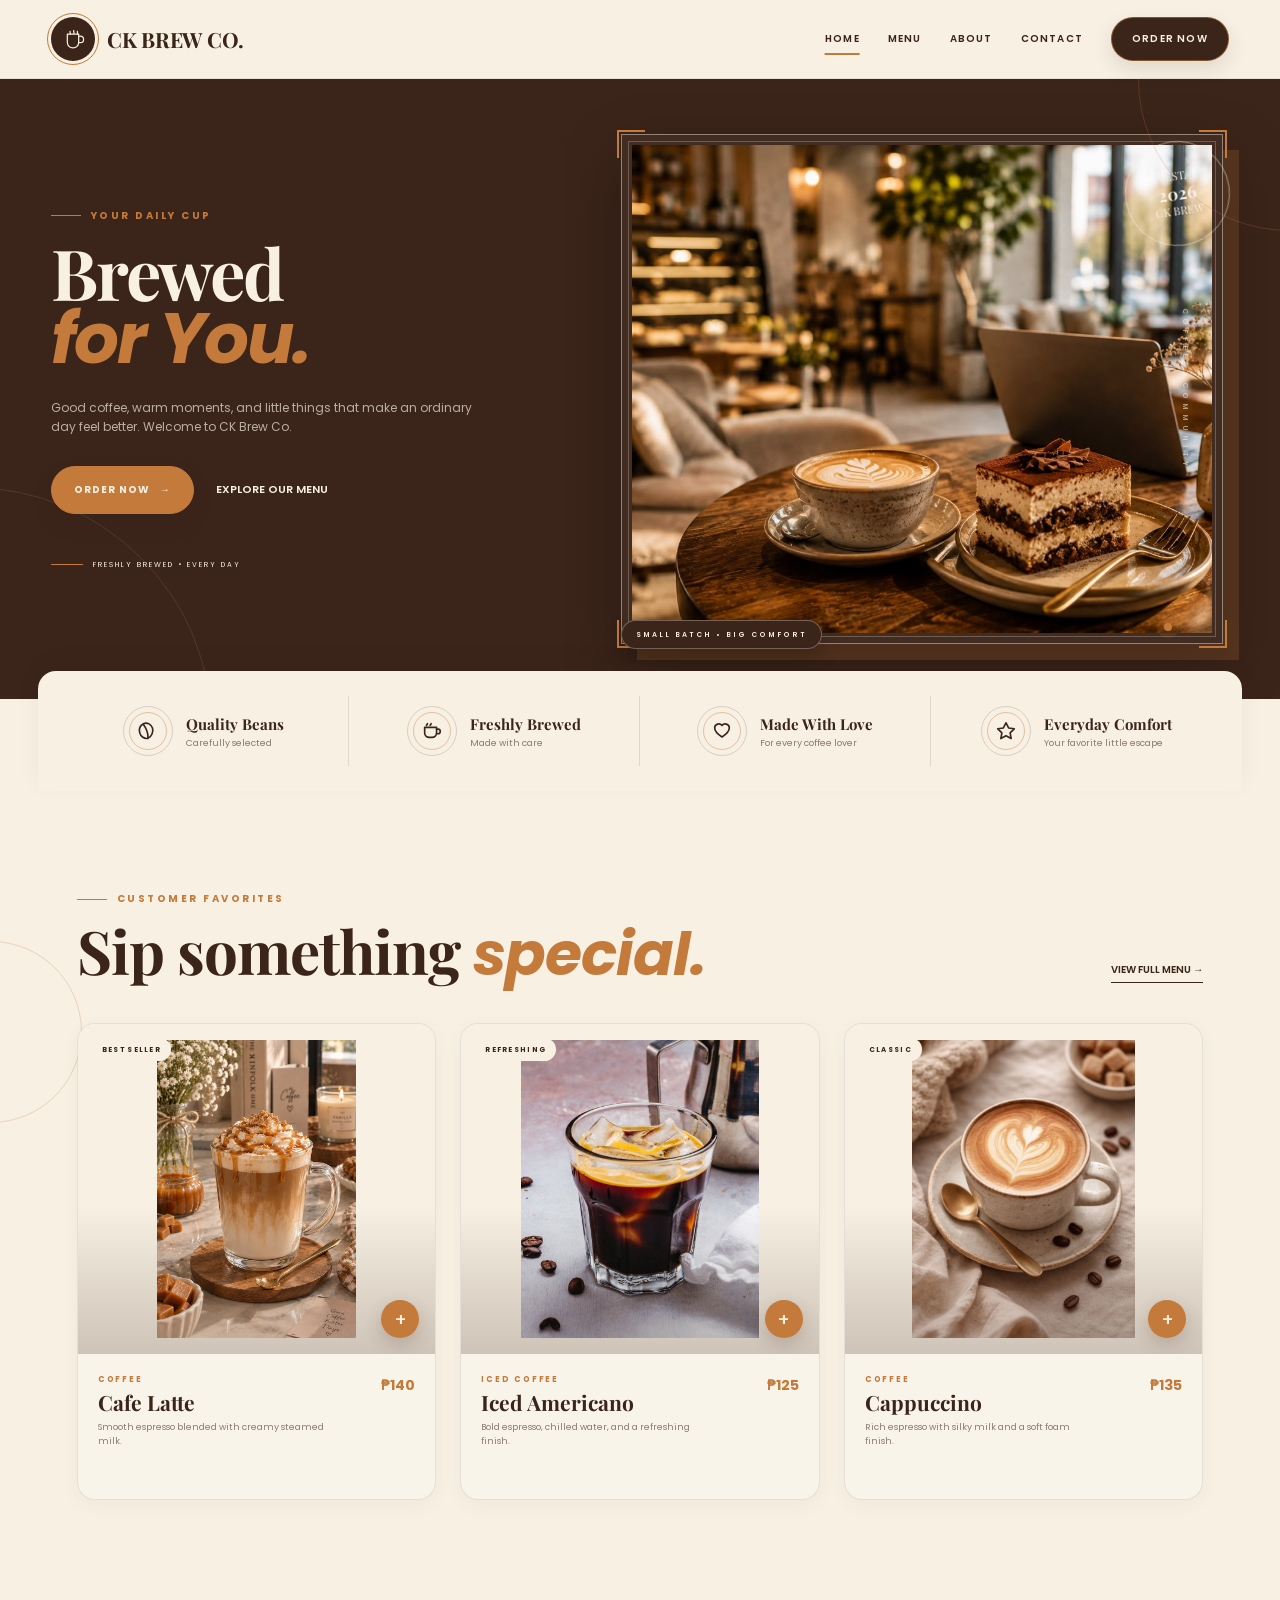
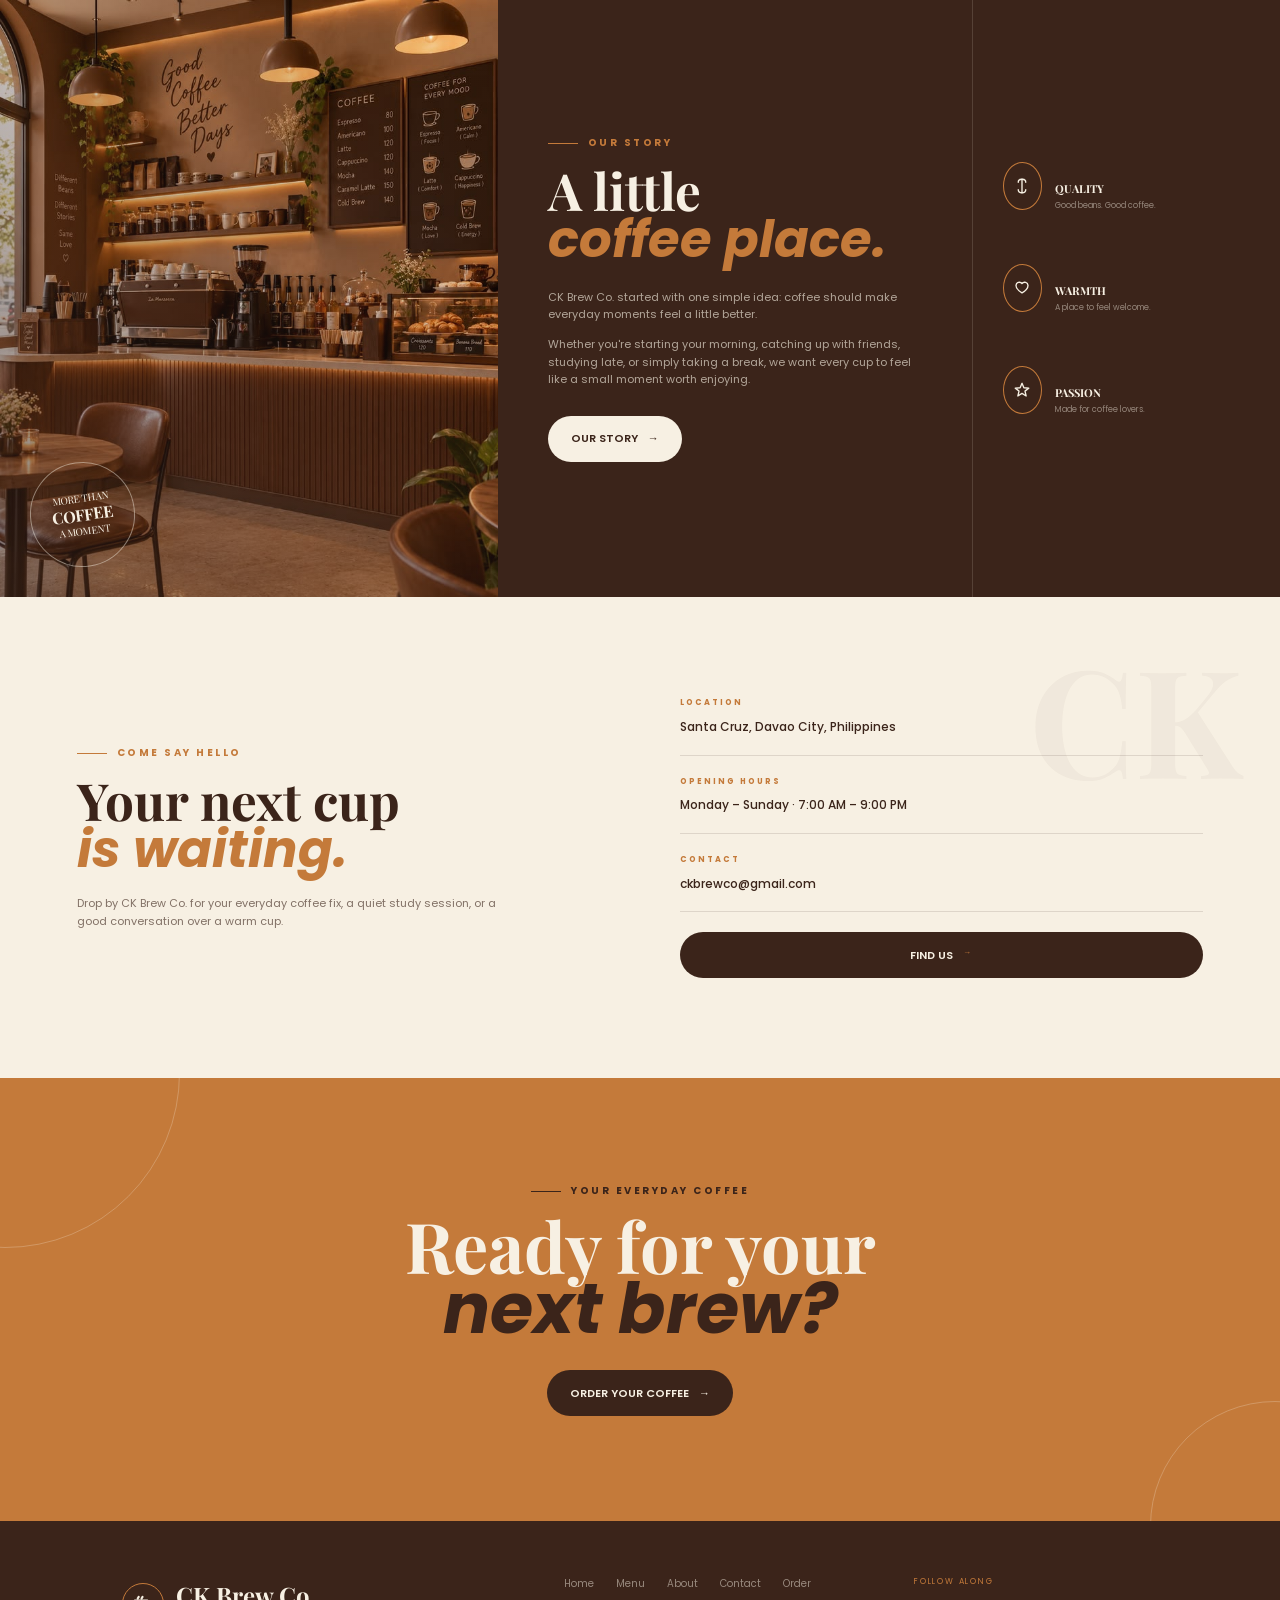
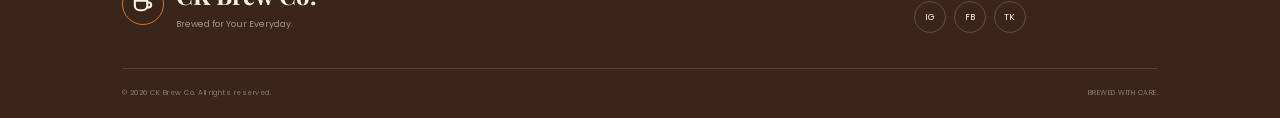
<file: index.html>
<!DOCTYPE html>
<html lang="en">

<head>
    <meta charset="UTF-8">

    <meta
        name="viewport"
        content="width=device-width, initial-scale=1.0"
    >

    <title>CK Brew Co. | Brewed for Your Everyday</title>

    <!-- GOOGLE FONTS -->
    <link rel="preconnect" href="https://fonts.googleapis.com">
    <link rel="preconnect" href="https://fonts.gstatic.com" crossorigin>

    <link
        href="https://fonts.googleapis.com/css2?family=Playfair+Display:ital,wght@0,400;0,500;0,600;0,700;1,400;1,500&family=Poppins:wght@400;500;600;700&display=swap"
        rel="stylesheet"
    >

    <!-- CSS -->
    <link rel="stylesheet" href="style.css">
</head>


<body>


<!-- =====================================================
     NAVIGATION
===================================================== -->

<header class="navbar">

    <div class="nav-container">

        <a href="index.html" class="logo">
            <span class="logo-mark">
                <svg viewBox="0 0 64 64" aria-hidden="true">
                    <path d="M18 20h28v20c0 8-6 14-14 14S18 48 18 40V20Z" fill="none" stroke="currentColor" stroke-width="3"/>
                    <path d="M46 25h4c5 0 8 3 8 8s-3 8-8 8h-4" fill="none" stroke="currentColor" stroke-width="3"/>
                    <path d="M25 13c-2 3 2 4 0 7M34 11c-2 3 2 4 0 7M43 13c-2 3 2 4 0 7" fill="none" stroke="currentColor" stroke-width="3" stroke-linecap="round"/>
                </svg>
            </span>
            <span class="logo-text">CK <span>BREW CO.</span></span>
        </a>

        <button class="menu-toggle" id="menuToggle" aria-label="Open navigation menu">☰</button>

        <nav class="nav-links">
                        <a href="index.html" class="active">HOME</a>
                        <a href="menu.html">MENU</a>
                        <a href="about.html">ABOUT</a>
                        <a href="contact.html">CONTACT</a>
                        <a href="order.html" class="nav-order">ORDER NOW</a>
        </nav>

    </div>

</header>



<!-- =====================================================
     HERO
===================================================== -->

<main>


<section class="hero">


    <!-- HERO TEXT -->

    <div class="hero-content">

        <div class="eyebrow">
            YOUR DAILY CUP
        </div>


        <h1>
            Brewed
            <span>for You.</span>
        </h1>


        <p class="hero-text">
            Good coffee, warm moments, and little things
            that make an ordinary day feel better.
            Welcome to CK Brew Co.
        </p>


        <div class="hero-buttons">

            <a
                href="order.html"
                class="btn primary-btn"
            >
                ORDER NOW
                <span>→</span>
            </a>


            <a
                href="menu.html"
                class="text-btn"
            >
                EXPLORE OUR MENU
            </a>

        </div>


        <div class="hero-meta">

            <span class="meta-line"></span>

            <span>
                FRESHLY BREWED • EVERY DAY
            </span>

        </div>

    </div>



    <!-- HERO IMAGE -->

    <div class="hero-image">


        <!-- IMAGE FRAME -->

        <div class="hero-frame">


            <img
                src="images/hero-coffee.jpg"
                alt="Freshly brewed coffee at CK Brew Co."
            >


            <!-- DECORATIVE CORNERS -->

            <span class="frame-corner top-left"></span>

            <span class="frame-corner top-right"></span>

            <span class="frame-corner bottom-left"></span>

            <span class="frame-corner bottom-right"></span>


        </div>


        <!-- FLOATING BADGE -->

        <div class="hero-note">

            <span>EST.</span>

            <strong>2026</strong>

            <span>CK BREW</span>

        </div>


        <!-- IMAGE LABEL -->

        <div class="hero-image-label">
            SMALL BATCH • BIG COMFORT
        </div>


        <!-- SIDE TEXT -->

        <div class="hero-side-text">
            COFFEE <span>×</span> COMMUNITY
        </div>


        <!-- DECORATIVE DOT -->

        <div class="hero-dot"></div>

    </div>


</section>



<!-- =====================================================
     FEATURES
===================================================== -->

<section class="features">


    <!-- FEATURE 1 -->

    <div class="feature-item">

        <div class="feature-icon">

            <!-- COFFEE BEAN -->

            <svg viewBox="0 0 24 24">

                <path
                    d="M7 4c4-2 9 1 10 5s-1 9-5 11c-4 1-8-2-9-6S3 6 7 4Z"
                ></path>

                <path
                    d="M7 5c3 4 5 8 5 14"
                ></path>

            </svg>

        </div>


        <div>

            <h3>Quality Beans</h3>

            <p>Carefully selected</p>

        </div>

    </div>



    <!-- FEATURE 2 -->

    <div class="feature-item">

        <div class="feature-icon">

            <!-- CUP -->

            <svg viewBox="0 0 24 24">

                <path
                    d="M4 8h13v6a5 5 0 0 1-5 5H9a5 5 0 0 1-5-5V8Z"
                ></path>

                <path
                    d="M17 10h1.5a2.5 2.5 0 0 1 0 5H17"
                ></path>

                <path
                    d="M7 4c0 1-1 1-1 2"
                ></path>

                <path
                    d="M11 4c0 1-1 1-1 2"
                ></path>

            </svg>

        </div>


        <div>

            <h3>Freshly Brewed</h3>

            <p>Made with care</p>

        </div>

    </div>



    <!-- FEATURE 3 -->

    <div class="feature-item">

        <div class="feature-icon">

            <!-- HEART -->

            <svg viewBox="0 0 24 24">

                <path
                    d="M20 8.5c0 5-8 10-8 10S4 13.5 4 8.5A4.5 4.5 0 0 1 12 6a4.5 4.5 0 0 1 8 2.5Z"
                ></path>

            </svg>

        </div>


        <div>

            <h3>Made With Love</h3>

            <p>For every coffee lover</p>

        </div>

    </div>



    <!-- FEATURE 4 -->

    <div class="feature-item">

        <div class="feature-icon">

            <!-- STAR -->

            <svg viewBox="0 0 24 24">

                <path
                    d="m12 3 2.8 5.7 6.2.9-4.5 4.4 1.1 6.2-5.6-3-5.6 3 1.1-6.2L3 9.6l6.2-.9L12 3Z"
                ></path>

            </svg>

        </div>


        <div>

            <h3>Everyday Comfort</h3>

            <p>Your favorite little escape</p>

        </div>

    </div>


</section>



<!-- =====================================================
     FEATURED DRINKS
===================================================== -->

<section class="section featured">


    <div class="section-heading">

        <div>

            <div class="eyebrow">
                CUSTOMER FAVORITES
            </div>

            <h2>
                Sip something
                <span>special.</span>
            </h2>

        </div>


        <a
            href="menu.html"
            class="view-menu"
        >
            VIEW FULL MENU →
        </a>

    </div>



    <!-- DRINK GRID -->

    <div class="drink-grid">


        <!-- CARD 1 -->

        <article class="drink-card">

            <div class="drink-image">

                <img
                    src="images/caramellatte.jpg"
                    alt="Caramel cafe latte"
                >

                <span class="image-tag">
                    BEST SELLER
                </span>


                <button
                    class="add-btn"
                    type="button"
                    aria-label="Add Cafe Latte"
                >
                    +
                </button>

            </div>


            <div class="drink-info">

                <div>

                    <p class="drink-category">
                        COFFEE
                    </p>

                    <h3>
                        Cafe Latte
                    </h3>

                    <p class="drink-description">
                        Smooth espresso blended with
                        creamy steamed milk.
                    </p>

                </div>


                <strong>
                    ₱140
                </strong>

            </div>

        </article>



        <!-- CARD 2 -->

        <article class="drink-card">

            <div class="drink-image">

                <img
                    src="images/icedamericano.jpg"
                    alt="Iced americano coffee"
                >

                <span class="image-tag">
                    REFRESHING
                </span>


                <button
                    class="add-btn"
                    type="button"
                    aria-label="Add Iced Americano"
                >
                    +
                </button>

            </div>


            <div class="drink-info">

                <div>

                    <p class="drink-category">
                        ICED COFFEE
                    </p>

                    <h3>
                        Iced Americano
                    </h3>

                    <p class="drink-description">
                        Bold espresso, chilled water,
                        and a refreshing finish.
                    </p>

                </div>


                <strong>
                    ₱125
                </strong>

            </div>

        </article>



        <!-- CARD 3 -->

        <article class="drink-card">

            <div class="drink-image">

                <img
                    src="images/cappuccinolatte.jpg"
                    alt="Cappuccino with latte art"
                >

                <span class="image-tag">
                    CLASSIC
                </span>


                <button
                    class="add-btn"
                    type="button"
                    aria-label="Add Cappuccino"
                >
                    +
                </button>

            </div>


            <div class="drink-info">

                <div>

                    <p class="drink-category">
                        COFFEE
                    </p>

                    <h3>
                        Cappuccino
                    </h3>

                    <p class="drink-description">
                        Rich espresso with silky milk
                        and a soft foam finish.
                    </p>

                </div>


                <strong>
                    ₱135
                </strong>

            </div>

        </article>


    </div>

</section>



<!-- =====================================================
     OUR STORY
===================================================== -->

<section class="story">


    <!-- STORY IMAGE -->

    <div class="story-image">

        <img
            src="images/cafe.jpg"
            alt="Cozy CK Brew Co. coffee shop"
        >

        <div class="story-overlay"></div>


        <div class="story-badge">

            <span>
                MORE THAN
            </span>

            <strong>
                COFFEE
            </strong>

            <span>
                A MOMENT
            </span>

        </div>

    </div>



    <!-- STORY CONTENT -->

    <div class="story-content">

        <div class="eyebrow">
            OUR STORY
        </div>


        <h2>
            A little
            <span>coffee place.</span>
        </h2>


        <p>
            CK Brew Co. started with one simple idea:
            coffee should make everyday moments feel
            a little better.
        </p>


        <p>
            Whether you're starting your morning,
            catching up with friends, studying late,
            or simply taking a break, we want every
            cup to feel like a small moment worth
            enjoying.
        </p>


        <a
            href="about.html"
            class="btn light-btn"
        >
            OUR STORY
            <span>→</span>
        </a>

    </div>



    <!-- VALUES -->

    <div class="story-values">


        <!-- VALUE 1 -->

        <div class="value">

            <div class="value-icon">

                <svg viewBox="0 0 24 24">

                    <path
                        d="M12 3v18"
                    ></path>

                    <path
                        d="M7 7c0-2 2-4 5-4s5 2 5 4"
                    ></path>

                    <path
                        d="M7 17c0 2 2 4 5 4s5-2 5-4"
                    ></path>

                </svg>

            </div>


            <div>

                <h4>
                    QUALITY
                </h4>

                <p>
                    Good beans.
                    Good coffee.
                </p>

            </div>

        </div>



        <!-- VALUE 2 -->

        <div class="value">

            <div class="value-icon">

                <svg viewBox="0 0 24 24">

                    <path
                        d="M20 8.5c0 5-8 10-8 10S4 13.5 4 8.5A4.5 4.5 0 0 1 12 6a4.5 4.5 0 0 1 8 2.5Z"
                    ></path>

                </svg>

            </div>


            <div>

                <h4>
                    WARMTH
                </h4>

                <p>
                    A place to
                    feel welcome.
                </p>

            </div>

        </div>



        <!-- VALUE 3 -->

        <div class="value">

            <div class="value-icon">

                <svg viewBox="0 0 24 24">

                    <path
                        d="M12 3 9.5 9 3 9.5l5 4-1.5 6.5L12 16.5l5.5 3.5L16 13.5l5-4L14.5 9 12 3Z"
                    ></path>

                </svg>

            </div>


            <div>

                <h4>
                    PASSION
                </h4>

                <p>
                    Made for
                    coffee lovers.
                </p>

            </div>

        </div>


    </div>

</section>



<!-- =====================================================
     VISIT US
===================================================== -->

<section class="section visit">


    <div class="visit-decoration">
        CK
    </div>


    <div class="visit-content">

        <div class="eyebrow">
            COME SAY HELLO
        </div>


        <h2>
            Your next cup
            <span>is waiting.</span>
        </h2>


        <p>
            Drop by CK Brew Co. for your everyday
            coffee fix, a quiet study session,
            or a good conversation over a warm cup.
        </p>

    </div>



    <div class="visit-details">


        <div>

            <span>
                LOCATION
            </span>

            <strong>
                Santa Cruz, Davao City, Philippines
            </strong>

        </div>


        <div>

            <span>
                OPENING HOURS
            </span>

            <strong>
                Monday – Sunday · 7:00 AM – 9:00 PM
            </strong>

        </div>


        <div>

            <span>
                CONTACT
            </span>

            <strong>
                ckbrewco@gmail.com
            </strong>

        </div>


        <a
            href="contact.html"
            class="btn dark-btn"
        >
            FIND US
            <span>→</span>
        </a>


    </div>

</section>



<!-- =====================================================
     CTA
===================================================== -->

<section class="cta">


    <div class="cta-circle circle-one"></div>

    <div class="cta-circle circle-two"></div>


    <div class="eyebrow">
        YOUR EVERYDAY COFFEE
    </div>


    <h2>
        Ready for your
        <span>next brew?</span>
    </h2>


    <a
        href="order.html"
        class="btn dark-btn"
    >
        ORDER YOUR COFFEE
        <span>→</span>
    </a>


</section>


</main>



<!-- =====================================================
     FOOTER
===================================================== -->

<footer class="footer">


    <div class="footer-top">


        <!-- BRAND -->

        <div class="footer-brand">

            <div class="footer-logo">

                <div class="footer-logo-mark">

                    <svg viewBox="0 0 24 24">

                        <path
                            d="M4 9h13v5a5 5 0 0 1-5 5H9a5 5 0 0 1-5-5V9Z"
                        ></path>

                        <path
                            d="M17 11h1.5a2.5 2.5 0 0 1 0 5H17"
                        ></path>

                        <path
                            d="M8 5c0 1-1 1-1 2"
                        ></path>

                        <path
                            d="M12 5c0 1-1 1-1 2"
                        ></path>

                    </svg>

                </div>


                <div>

                    <h2>
                        CK Brew Co.
                    </h2>

                    <p>
                        Brewed for Your Everyday.
                    </p>

                </div>

            </div>

        </div>



        <!-- LINKS -->

        <div class="footer-links">

            <a href="index.html">
                Home
            </a>

            <a href="menu.html">
                Menu
            </a>

            <a href="about.html">
                About
            </a>

            <a href="contact.html">
                Contact
            </a>

            <a href="order.html">
                Order
            </a>

        </div>



        <!-- SOCIAL -->

        <div class="footer-social">

            <span>
                FOLLOW ALONG
            </span>


            <div>

                <a
                    href="#"
                    aria-label="Instagram"
                >
                    IG
                </a>

                <a
                    href="#"
                    aria-label="Facebook"
                >
                    FB
                </a>

                <a
                    href="#"
                    aria-label="TikTok"
                >
                    TK
                </a>

            </div>

        </div>


    </div>



    <!-- FOOTER BOTTOM -->

    <div class="footer-bottom">

        <span>
            © 2026 CK Brew Co. All rights reserved.
        </span>

        <span>
            BREWED WITH CARE.
        </span>

    </div>


</footer>



<!-- JAVASCRIPT -->

<script src="script.js"></script>

</body>

</html>
</file>
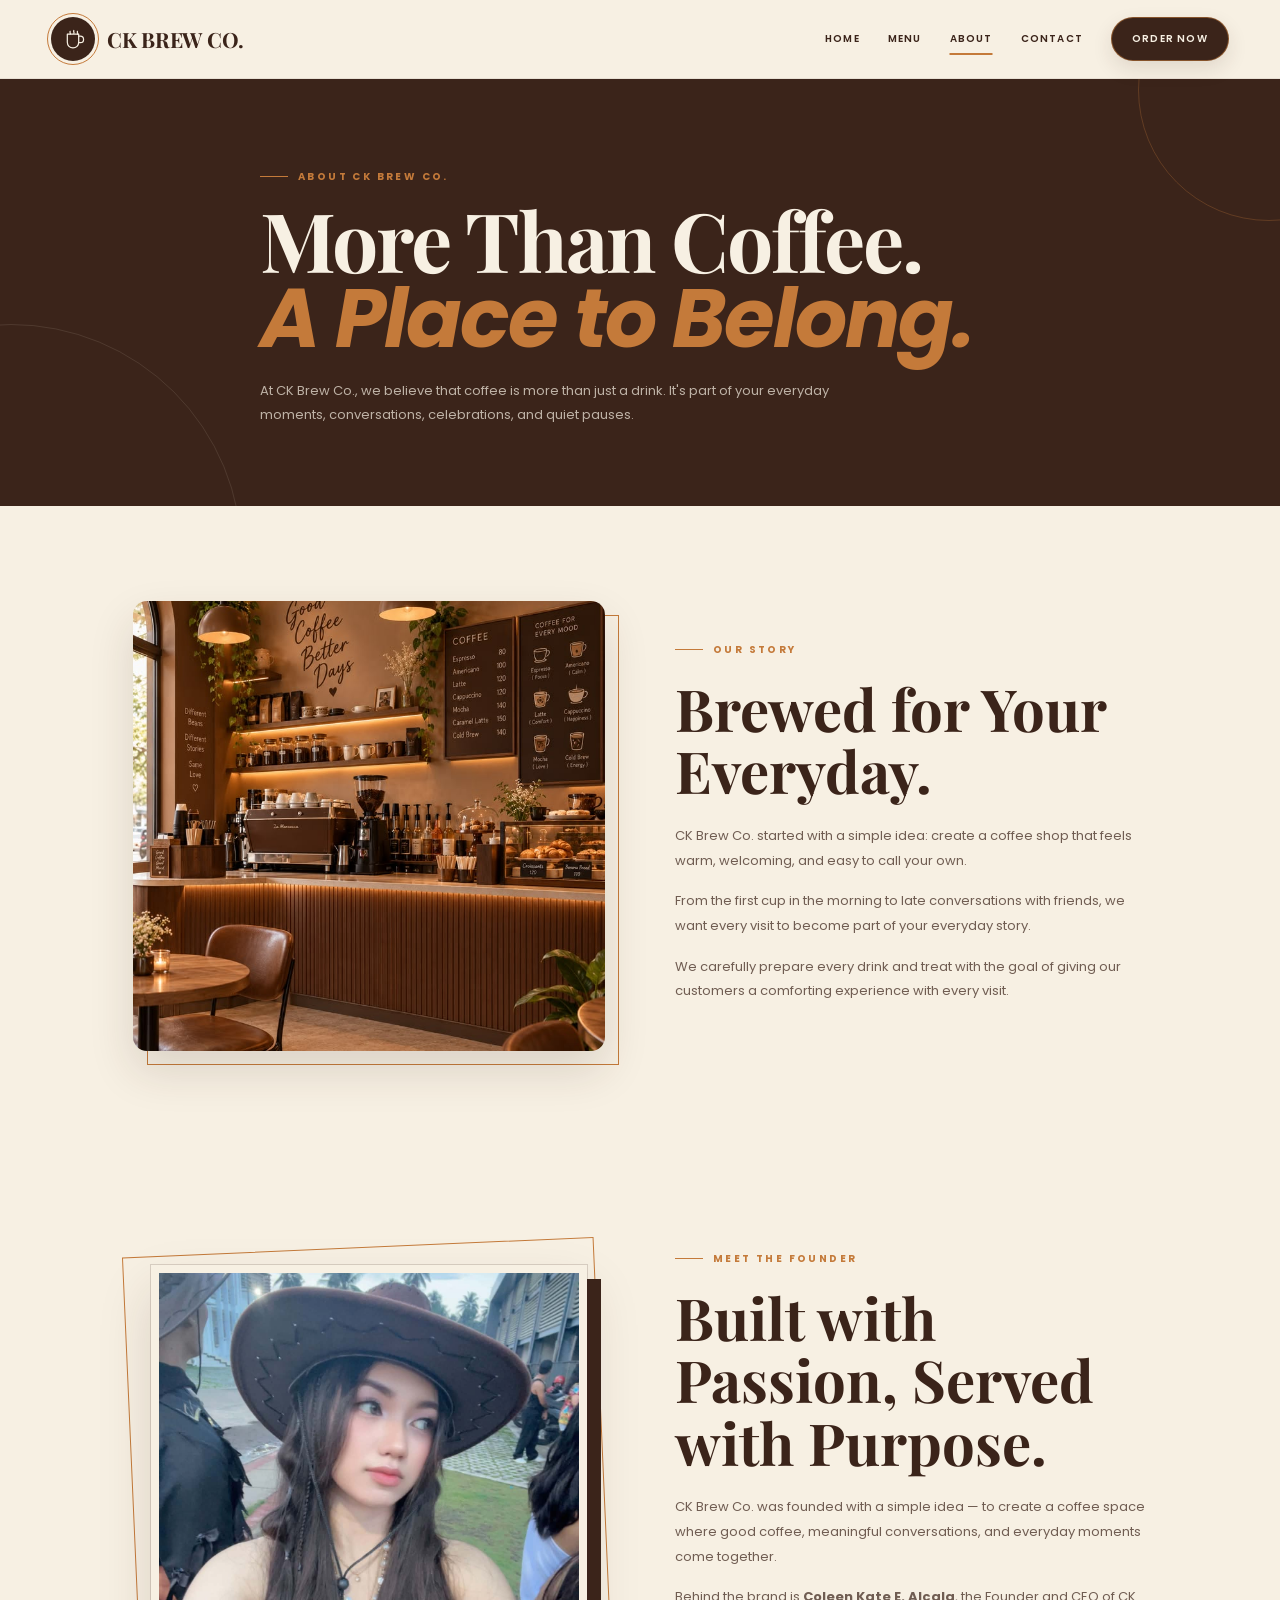
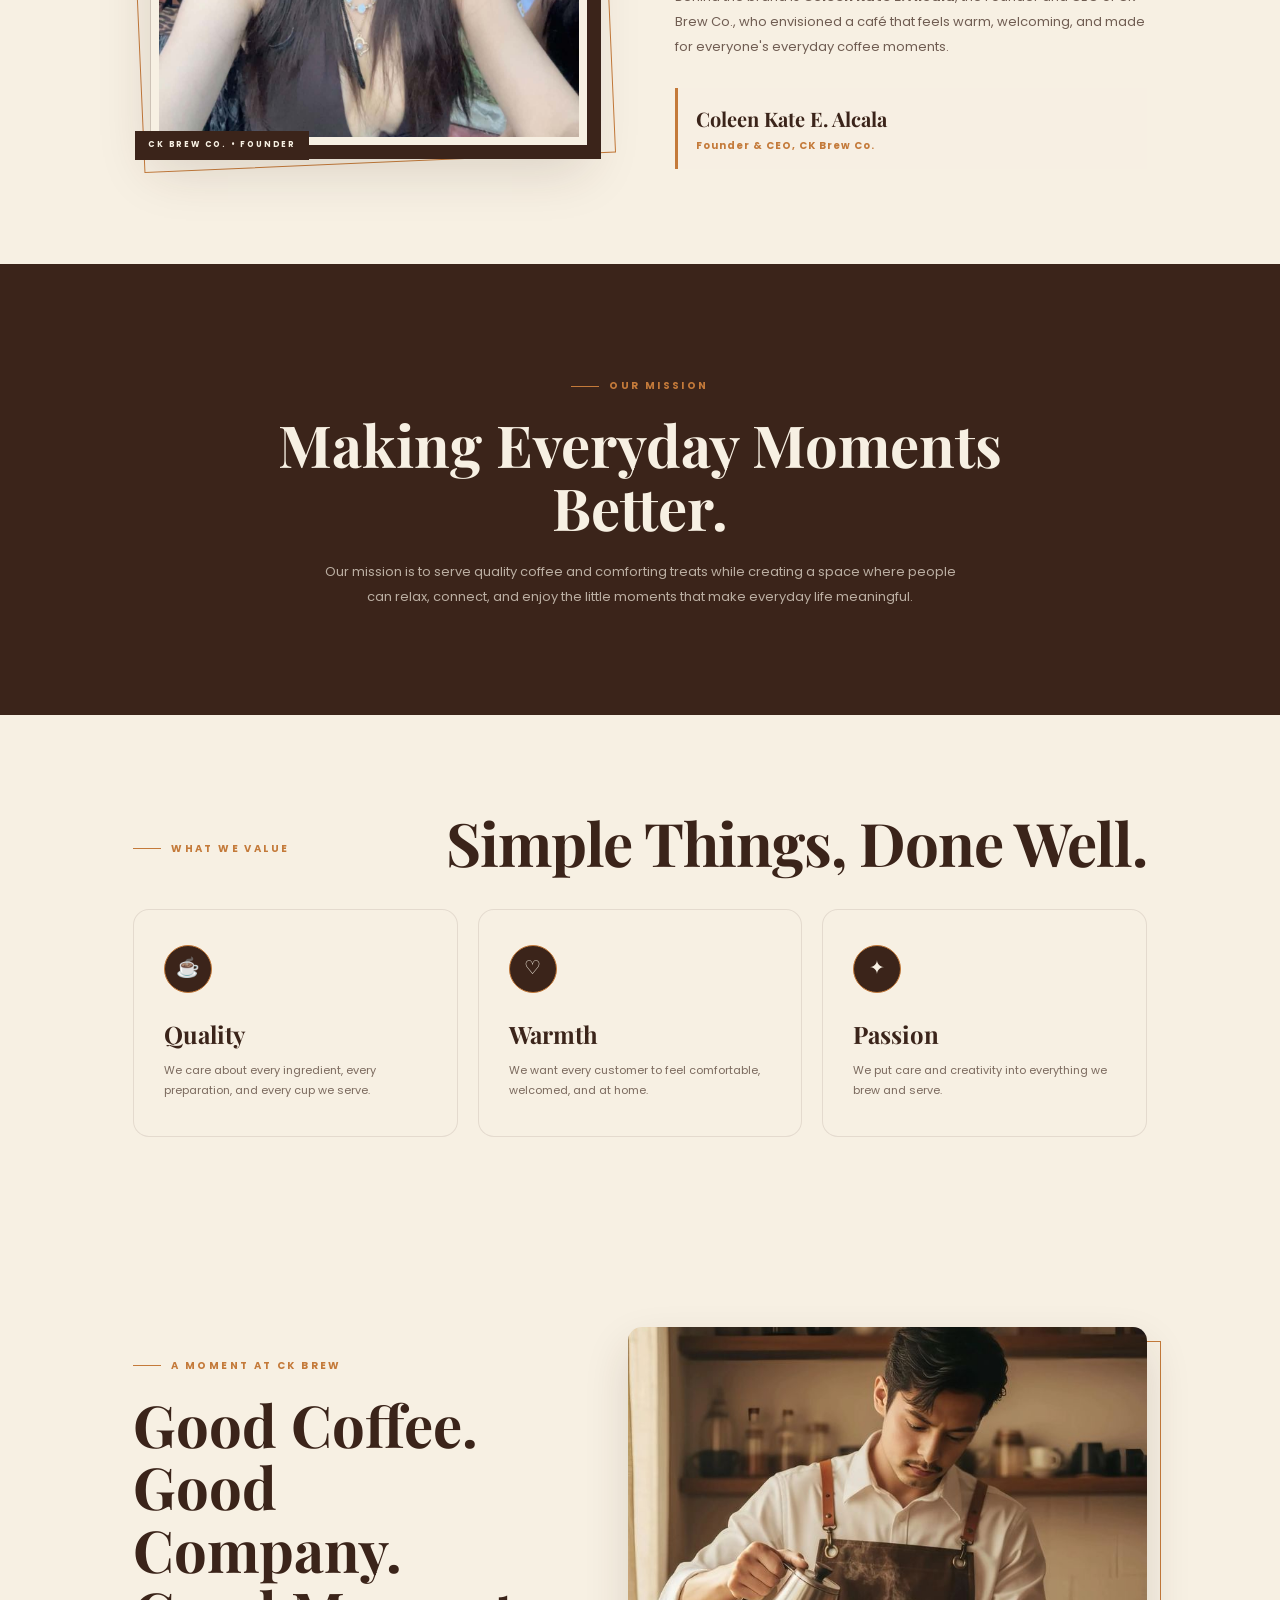
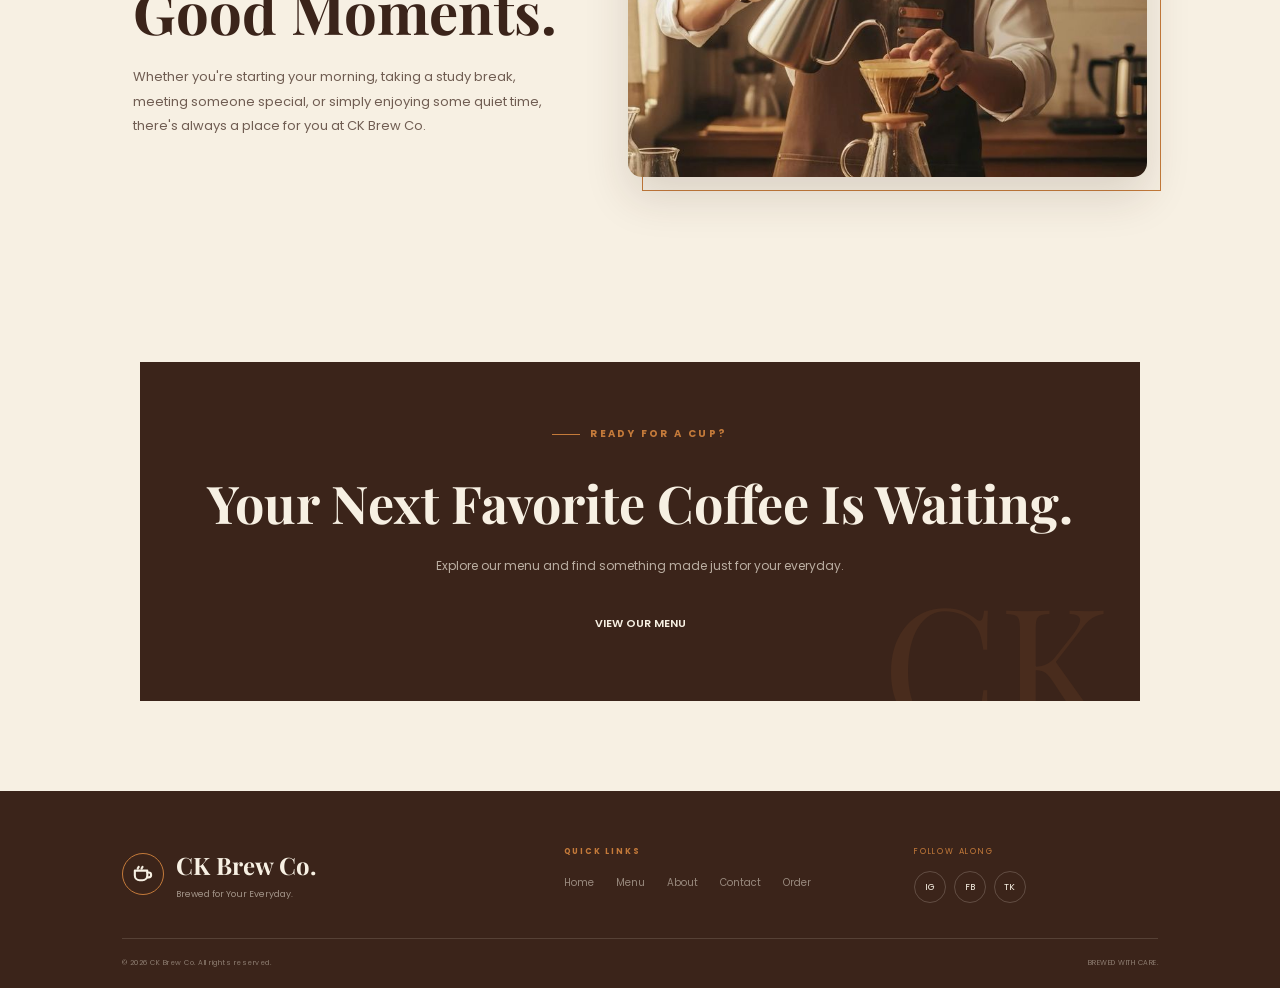
<file: about.html>
<!DOCTYPE html>
<html lang="en">

<head>
    <meta charset="UTF-8">
    <meta name="viewport" content="width=device-width, initial-scale=1.0">

    <title>About Us | CK Brew Co.</title>

    <!-- GOOGLE FONTS -->
    <link rel="preconnect" href="https://fonts.googleapis.com">
    <link rel="preconnect" href="https://fonts.gstatic.com" crossorigin>

    <link
        href="https://fonts.googleapis.com/css2?family=Playfair+Display:wght@500;600;700&family=Poppins:wght@400;500;600;700&display=swap"
        rel="stylesheet"
    >

    <!-- MAIN CSS -->
    <link rel="stylesheet" href="style.css">
</head>

<body>

    <!-- =====================================================
         NAVIGATION BAR
    ====================================================== -->

    <header class="navbar">

    <div class="nav-container">

        <a href="index.html" class="logo">
            <span class="logo-mark">
                <svg viewBox="0 0 64 64" aria-hidden="true">
                    <path d="M18 20h28v20c0 8-6 14-14 14S18 48 18 40V20Z" fill="none" stroke="currentColor" stroke-width="3"/>
                    <path d="M46 25h4c5 0 8 3 8 8s-3 8-8 8h-4" fill="none" stroke="currentColor" stroke-width="3"/>
                    <path d="M25 13c-2 3 2 4 0 7M34 11c-2 3 2 4 0 7M43 13c-2 3 2 4 0 7" fill="none" stroke="currentColor" stroke-width="3" stroke-linecap="round"/>
                </svg>
            </span>
            <span class="logo-text">CK <span>BREW CO.</span></span>
        </a>

        <button class="menu-toggle" id="menuToggle" aria-label="Open navigation menu">☰</button>

        <nav class="nav-links">
                        <a href="index.html">HOME</a>
                        <a href="menu.html">MENU</a>
                        <a href="about.html" class="active">ABOUT</a>
                        <a href="contact.html">CONTACT</a>
                        <a href="order.html" class="nav-order">ORDER NOW</a>
        </nav>

    </div>

</header>


    <!-- =====================================================
         ABOUT HERO
    ====================================================== -->

    <main>

        <section class="about-hero">

            <div class="about-hero-content">

                <span class="section-label">
                    ABOUT CK BREW CO.
                </span>

                <h1>
                    More Than Coffee.
                    <span>A Place to Belong.</span>
                </h1>

                <p>
                    At CK Brew Co., we believe that coffee is more than
                    just a drink. It's part of your everyday moments,
                    conversations, celebrations, and quiet pauses.
                </p>

            </div>

        </section>


        <!-- =================================================
             OUR STORY
        ================================================== -->

        <section class="about-story">

            <div class="about-story-grid">

                <div class="about-story-image">

                    <img
                        src="images/cafe.jpg"
                        alt="Cozy CK Brew Co. coffee shop"
                    >

                </div>


                <div class="about-story-content">

                    <span class="section-label">
                        OUR STORY
                    </span>

                    <h2>
                        Brewed for Your Everyday.
                    </h2>

                    <p>
                        CK Brew Co. started with a simple idea:
                        create a coffee shop that feels warm,
                        welcoming, and easy to call your own.
                    </p>

                    <p>
                        From the first cup in the morning to late
                        conversations with friends, we want every
                        visit to become part of your everyday story.
                    </p>

                    <p>
                        We carefully prepare every drink and treat
                        with the goal of giving our customers a
                        comforting experience with every visit.
                    </p>

                </div>

            </div>

        </section>


        <!-- =================================================
             FOUNDER & CEO
        ================================================== -->

        <section class="about-ceo">

            <div class="about-ceo-grid">

                <div class="about-ceo-image">

                    <img
                        src="images/ceo.jpeg"
                        alt="CK Brew Co. Founder and CEO"
                    >

                </div>


                <div class="about-ceo-content">

                    <span class="section-label">
                        MEET THE FOUNDER
                    </span>

                    <h2>
                        Built with Passion,
                        Served with Purpose.
                    </h2>

                    <p>
                        CK Brew Co. was founded with a simple idea —
                        to create a coffee space where good coffee,
                        meaningful conversations, and everyday moments
                        come together.
                    </p>

                    <p>
                        Behind the brand is
                        <strong>Coleen Kate E. Alcala</strong>,
                        the Founder and CEO of CK Brew Co., who
                        envisioned a café that feels warm, welcoming,
                        and made for everyone's everyday coffee moments.
                    </p>

                    <div class="ceo-name">

                        <strong>
                            Coleen Kate E. Alcala
                        </strong>

                        <span>
                            Founder &amp; CEO, CK Brew Co.
                        </span>

                    </div>

                </div>

            </div>

        </section>


        <!-- =================================================
             MISSION
        ================================================== -->

        <section class="about-mission">

            <div class="about-mission-content">

                <span class="section-label">
                    OUR MISSION
                </span>

                <h2>
                    Making Everyday Moments Better.
                </h2>

                <p>
                    Our mission is to serve quality coffee and
                    comforting treats while creating a space where
                    people can relax, connect, and enjoy the little
                    moments that make everyday life meaningful.
                </p>

            </div>

        </section>


        <!-- =================================================
             OUR VALUES
        ================================================== -->

        <section class="about-values">

            <div class="section-heading">

                <span class="section-label">
                    WHAT WE VALUE
                </span>

                <h2>
                    Simple Things, Done Well.
                </h2>

            </div>


            <div class="values-grid">

                <!-- QUALITY -->

                <article class="value-card">

                    <div class="value-icon">
                        ☕
                    </div>

                    <h3>
                        Quality
                    </h3>

                    <p>
                        We care about every ingredient,
                        every preparation, and every cup
                        we serve.
                    </p>

                </article>


                <!-- WARMTH -->

                <article class="value-card">

                    <div class="value-icon">
                        ♡
                    </div>

                    <h3>
                        Warmth
                    </h3>

                    <p>
                        We want every customer to feel
                        comfortable, welcomed, and at home.
                    </p>

                </article>


                <!-- PASSION -->

                <article class="value-card">

                    <div class="value-icon">
                        ✦
                    </div>

                    <h3>
                        Passion
                    </h3>

                    <p>
                        We put care and creativity into
                        everything we brew and serve.
                    </p>

                </article>

            </div>

        </section>


        <!-- =================================================
             A MOMENT AT CK BREW
        ================================================== -->

        <section class="about-moment">

            <div class="about-moment-grid">

                <div class="about-moment-content">

                    <span class="section-label">
                        A MOMENT AT CK BREW
                    </span>

                    <h2>
                        Good Coffee.
                        Good Company.
                        Good Moments.
                    </h2>

                    <p>
                        Whether you're starting your morning,
                        taking a study break, meeting someone special,
                        or simply enjoying some quiet time,
                        there's always a place for you at CK Brew Co.
                    </p>

                </div>


                <div class="about-moment-image">

                    <img
                        src="images/barista.jpg"
                        alt="Barista preparing coffee at CK Brew Co."
                    >

                </div>

            </div>

        </section>


        <!-- =================================================
             ABOUT CTA
        ================================================== -->

        <section class="about-cta">

            <div class="about-cta-box">

                <span class="section-label">
                    READY FOR A CUP?
                </span>

                <h2>
                    Your Next Favorite Coffee
                    Is Waiting.
                </h2>

                <p>
                    Explore our menu and find something
                    made just for your everyday.
                </p>

                <a href="menu.html" class="btn btn-primary">
                    VIEW OUR MENU
                </a>

            </div>

        </section>

    </main>


    <!-- =====================================================
         FOOTER
    ====================================================== -->

    <footer class="footer">

    <div class="footer-top">

        <div class="footer-brand">
            <div class="footer-logo">
                <div class="footer-logo-mark">
                    <svg viewBox="0 0 24 24" aria-hidden="true">
                        <path d="M4 9h13v5a5 5 0 0 1-5 5H9a5 5 0 0 1-5-5V9Z"></path>
                        <path d="M17 11h1.5a2.5 2.5 0 0 1 0 5H17"></path>
                        <path d="M8 5c0 1-1 1-1 2M12 5c0 1-1 1-1 2"></path>
                    </svg>
                </div>
                <div>
                    <h2>CK Brew Co.</h2>
                    <p>Brewed for Your Everyday.</p>
                </div>
            </div>
        </div>

        <div class="footer-links">
            <h4>QUICK LINKS</h4>
            <a href="index.html">Home</a>
            <a href="menu.html">Menu</a>
            <a href="about.html">About</a>
            <a href="contact.html">Contact</a>
            <a href="order.html">Order</a>
        </div>

        <div class="footer-social">
            <span>FOLLOW ALONG</span>
            <div>
                <a href="#" aria-label="Instagram">IG</a>
                <a href="#" aria-label="Facebook">FB</a>
                <a href="#" aria-label="TikTok">TK</a>
            </div>
        </div>

    </div>

    <div class="footer-bottom">
        <span>© 2026 CK Brew Co. All rights reserved.</span>
        <span>BREWED WITH CARE.</span>
    </div>

</footer>


    <!-- JAVASCRIPT -->

    <script src="script.js"></script>

</body>

</html>
</file>
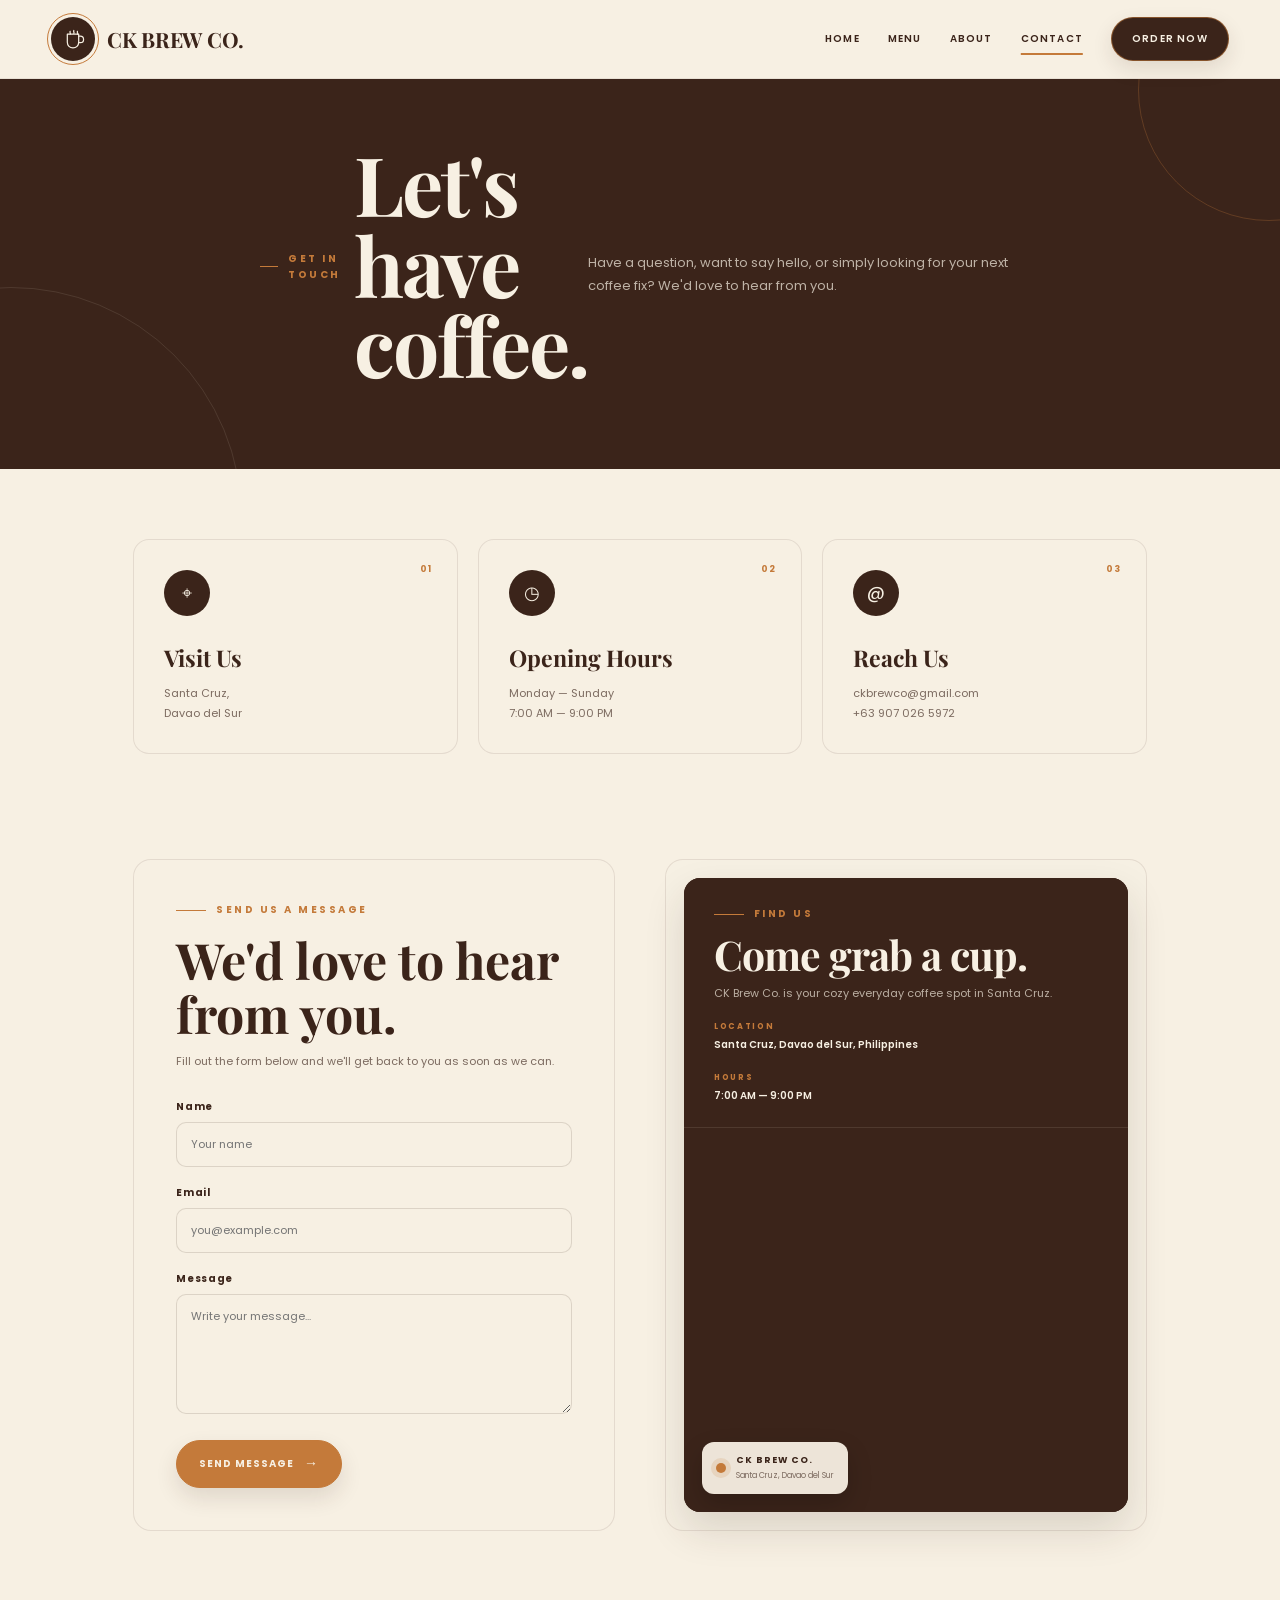
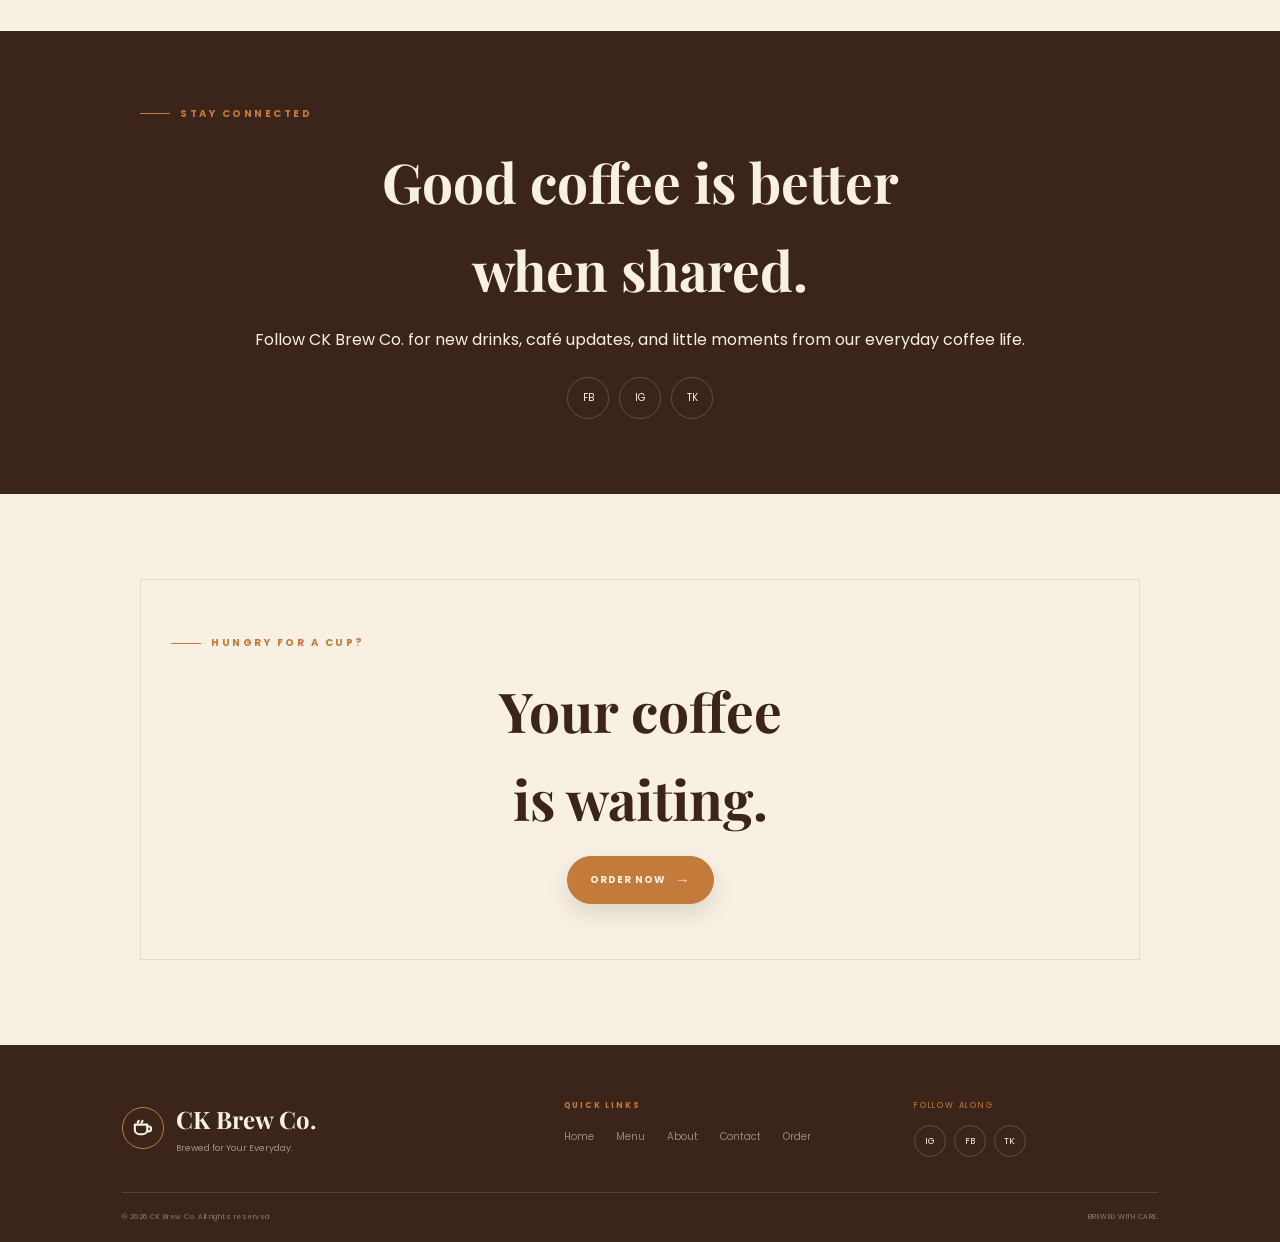
<file: contact.html>
<!DOCTYPE html>
<html lang="en">
<head>
    <meta charset="UTF-8">
    <meta name="viewport" content="width=device-width, initial-scale=1.0">

    <title>Contact | CK Brew Co.</title>

    <!-- GOOGLE FONTS -->
    <link rel="preconnect" href="https://fonts.googleapis.com">
    <link rel="preconnect" href="https://fonts.gstatic.com" crossorigin>

    <link
        href="https://fonts.googleapis.com/css2?family=Playfair+Display:wght@500;600;700&family=Poppins:wght@400;500;600;700&display=swap"
        rel="stylesheet"
    >

    <!-- MAIN CSS -->
    <link rel="stylesheet" href="style.css">
</head>

<body>

    <!-- ==================== NAVBAR ==================== -->

    <header class="navbar">

    <div class="nav-container">

        <a href="index.html" class="logo">
            <span class="logo-mark">
                <svg viewBox="0 0 64 64" aria-hidden="true">
                    <path d="M18 20h28v20c0 8-6 14-14 14S18 48 18 40V20Z" fill="none" stroke="currentColor" stroke-width="3"/>
                    <path d="M46 25h4c5 0 8 3 8 8s-3 8-8 8h-4" fill="none" stroke="currentColor" stroke-width="3"/>
                    <path d="M25 13c-2 3 2 4 0 7M34 11c-2 3 2 4 0 7M43 13c-2 3 2 4 0 7" fill="none" stroke="currentColor" stroke-width="3" stroke-linecap="round"/>
                </svg>
            </span>
            <span class="logo-text">CK <span>BREW CO.</span></span>
        </a>

        <button class="menu-toggle" id="menuToggle" aria-label="Open navigation menu">☰</button>

        <nav class="nav-links">
                        <a href="index.html">HOME</a>
                        <a href="menu.html">MENU</a>
                        <a href="about.html">ABOUT</a>
                        <a href="contact.html" class="active">CONTACT</a>
                        <a href="order.html" class="nav-order">ORDER NOW</a>
        </nav>

    </div>

</header>



    <!-- ==================== CONTACT PAGE ==================== -->

    <main>


        <!-- ==================== CONTACT HERO ==================== -->

        <section class="contact-hero">

            <div class="contact-hero-inner">

                <span class="eyebrow">
                    GET IN TOUCH
                </span>

                <h1>
                    Let's have<br>
                    coffee.
                </h1>

                <p>
                    Have a question, want to say hello, or simply
                    looking for your next coffee fix? We'd love to
                    hear from you.
                </p>

            </div>

        </section>



        <!-- ==================== CONTACT INFORMATION ==================== -->

        <section class="contact-info">

            <div class="contact-info-grid">


                <!-- LOCATION -->

                <article class="contact-info-card">

                    <span class="contact-card-number">
                        01
                    </span>

                    <div class="contact-icon">
                        ⌖
                    </div>

                    <h3>
                        Visit Us
                    </h3>

                    <p>
                        Santa Cruz,<br>
                        Davao del Sur
                    </p>

                </article>



                <!-- HOURS -->

                <article class="contact-info-card">

                    <span class="contact-card-number">
                        02
                    </span>

                    <div class="contact-icon">
                        ◷
                    </div>

                    <h3>
                        Opening Hours
                    </h3>

                    <p>
                        Monday — Sunday<br>
                        7:00 AM — 9:00 PM
                    </p>

                </article>



                <!-- CONTACT -->

                <article class="contact-info-card">

                    <span class="contact-card-number">
                        03
                    </span>

                    <div class="contact-icon">
                        @
                    </div>

                    <h3>
                        Reach Us
                    </h3>

                    <p>
                        ckbrewco@gmail.com<br>
                        +63 907 026 5972
                    </p>

                </article>

            </div>

        </section>



        <!-- ==================== CONTACT FORM + MAP ==================== -->

        <section class="contact-main">

            <div class="contact-main-grid">


                <!-- ==================== CONTACT FORM ==================== -->

                <div class="contact-form-container">

                    <span class="eyebrow">
                        SEND US A MESSAGE
                    </span>

                    <h2>
                        We'd love to hear<br>
                        from you.
                    </h2>

                    <p class="contact-form-intro">
                        Fill out the form below and we'll get back
                        to you as soon as we can.
                    </p>


                    <form
                        class="contact-form"
                        id="contactForm"
                    >

                        <!-- NAME -->

                        <div class="form-group">

                            <label for="name">
                                Name
                            </label>

                            <input
                                type="text"
                                id="name"
                                name="name"
                                placeholder="Your name"
                                required
                            >

                        </div>



                        <!-- EMAIL -->

                        <div class="form-group">

                            <label for="email">
                                Email
                            </label>

                            <input
                                type="email"
                                id="email"
                                name="email"
                                placeholder="you@example.com"
                                required
                            >

                        </div>



                        <!-- MESSAGE -->

                        <div class="form-group">

                            <label for="message">
                                Message
                            </label>

                            <textarea
                                id="message"
                                name="message"
                                rows="5"
                                placeholder="Write your message..."
                                required
                            ></textarea>

                        </div>



                        <!-- SUBMIT -->

                        <button
                            type="submit"
                            class="primary-btn"
                        >
                            SEND MESSAGE
                        </button>

                    </form>

                </div>



                <!-- ==================== LOCATION ==================== -->

                <div class="contact-location">

                    <div class="location-box">

                        <div class="location-content">

                            <span class="eyebrow">
                                FIND US
                            </span>

                            <h2>
                                Come grab a cup.
                            </h2>

                            <p>
                                CK Brew Co. is your cozy everyday
                                coffee spot in Santa Cruz.
                            </p>

                            <div class="location-details">

                                <div class="location-detail">

                                    <span>
                                        LOCATION
                                    </span>

                                    <strong>
                                        Santa Cruz, Davao del Sur, Philippines
                                    </strong>

                                </div>


                                <div class="location-detail">

                                    <span>
                                        HOURS
                                    </span>

                                    <strong>
                                        7:00 AM — 9:00 PM
                                    </strong>

                                </div>

                            </div>

                        </div>


                        <!-- REAL MAP -->

                        <div class="map-placeholder">

                            <iframe
                                src="https://www.google.com/maps?q=Santa%20Cruz%2C%20Davao%20del%20Sur%2C%20Philippines&output=embed"
                                title="Map of Santa Cruz, Davao del Sur"
                                loading="lazy"
                                referrerpolicy="no-referrer-when-downgrade"
                            ></iframe>

                            <div class="map-overlay"></div>

                            <div class="map-location-badge">
                                <span class="map-location-dot"></span>
                                <div>
                                    <strong>CK BREW CO.</strong>
                                    <small>Santa Cruz, Davao del Sur</small>
                                </div>
                            </div>

                        </div>

                    </div>

                </div>

            </div>

        </section>



        <!-- ==================== SOCIAL / CONNECT ==================== -->

        <section class="contact-connect">

            <div class="contact-connect-inner">

                <span class="eyebrow">
                    STAY CONNECTED
                </span>

                <h2>
                    Good coffee is better<br>
                    when shared.
                </h2>

                <p>
                    Follow CK Brew Co. for new drinks, café updates,
                    and little moments from our everyday coffee life.
                </p>

                <div class="social-links">

                    <a href="#" aria-label="Facebook">
                        FB
                    </a>

                    <a href="#" aria-label="Instagram">
                        IG
                    </a>

                    <a href="#" aria-label="TikTok">
                        TK
                    </a>

                </div>

            </div>

        </section>



        <!-- ==================== CONTACT CTA ==================== -->

        <section class="contact-cta">

            <div class="contact-cta-box">

                <div>

                    <span class="eyebrow">
                        HUNGRY FOR A CUP?
                    </span>

                    <h2>
                        Your coffee<br>
                        is waiting.
                    </h2>

                </div>

                <a
                    href="order.html"
                    class="primary-btn"
                >
                    ORDER NOW
                </a>

            </div>

        </section>

    </main>



    <!-- ==================== FOOTER ==================== -->

    <footer class="footer">

    <div class="footer-top">

        <div class="footer-brand">
            <div class="footer-logo">
                <div class="footer-logo-mark">
                    <svg viewBox="0 0 24 24" aria-hidden="true">
                        <path d="M4 9h13v5a5 5 0 0 1-5 5H9a5 5 0 0 1-5-5V9Z"></path>
                        <path d="M17 11h1.5a2.5 2.5 0 0 1 0 5H17"></path>
                        <path d="M8 5c0 1-1 1-1 2M12 5c0 1-1 1-1 2"></path>
                    </svg>
                </div>
                <div>
                    <h2>CK Brew Co.</h2>
                    <p>Brewed for Your Everyday.</p>
                </div>
            </div>
        </div>

        <div class="footer-links">
            <h4>QUICK LINKS</h4>
            <a href="index.html">Home</a>
            <a href="menu.html">Menu</a>
            <a href="about.html">About</a>
            <a href="contact.html">Contact</a>
            <a href="order.html">Order</a>
        </div>

        <div class="footer-social">
            <span>FOLLOW ALONG</span>
            <div>
                <a href="#" aria-label="Instagram">IG</a>
                <a href="#" aria-label="Facebook">FB</a>
                <a href="#" aria-label="TikTok">TK</a>
            </div>
        </div>

    </div>

    <div class="footer-bottom">
        <span>© 2026 CK Brew Co. All rights reserved.</span>
        <span>BREWED WITH CARE.</span>
    </div>

</footer>



    <!-- JAVASCRIPT -->

    <script src="script.js"></script>

</body>
</html>
</file>
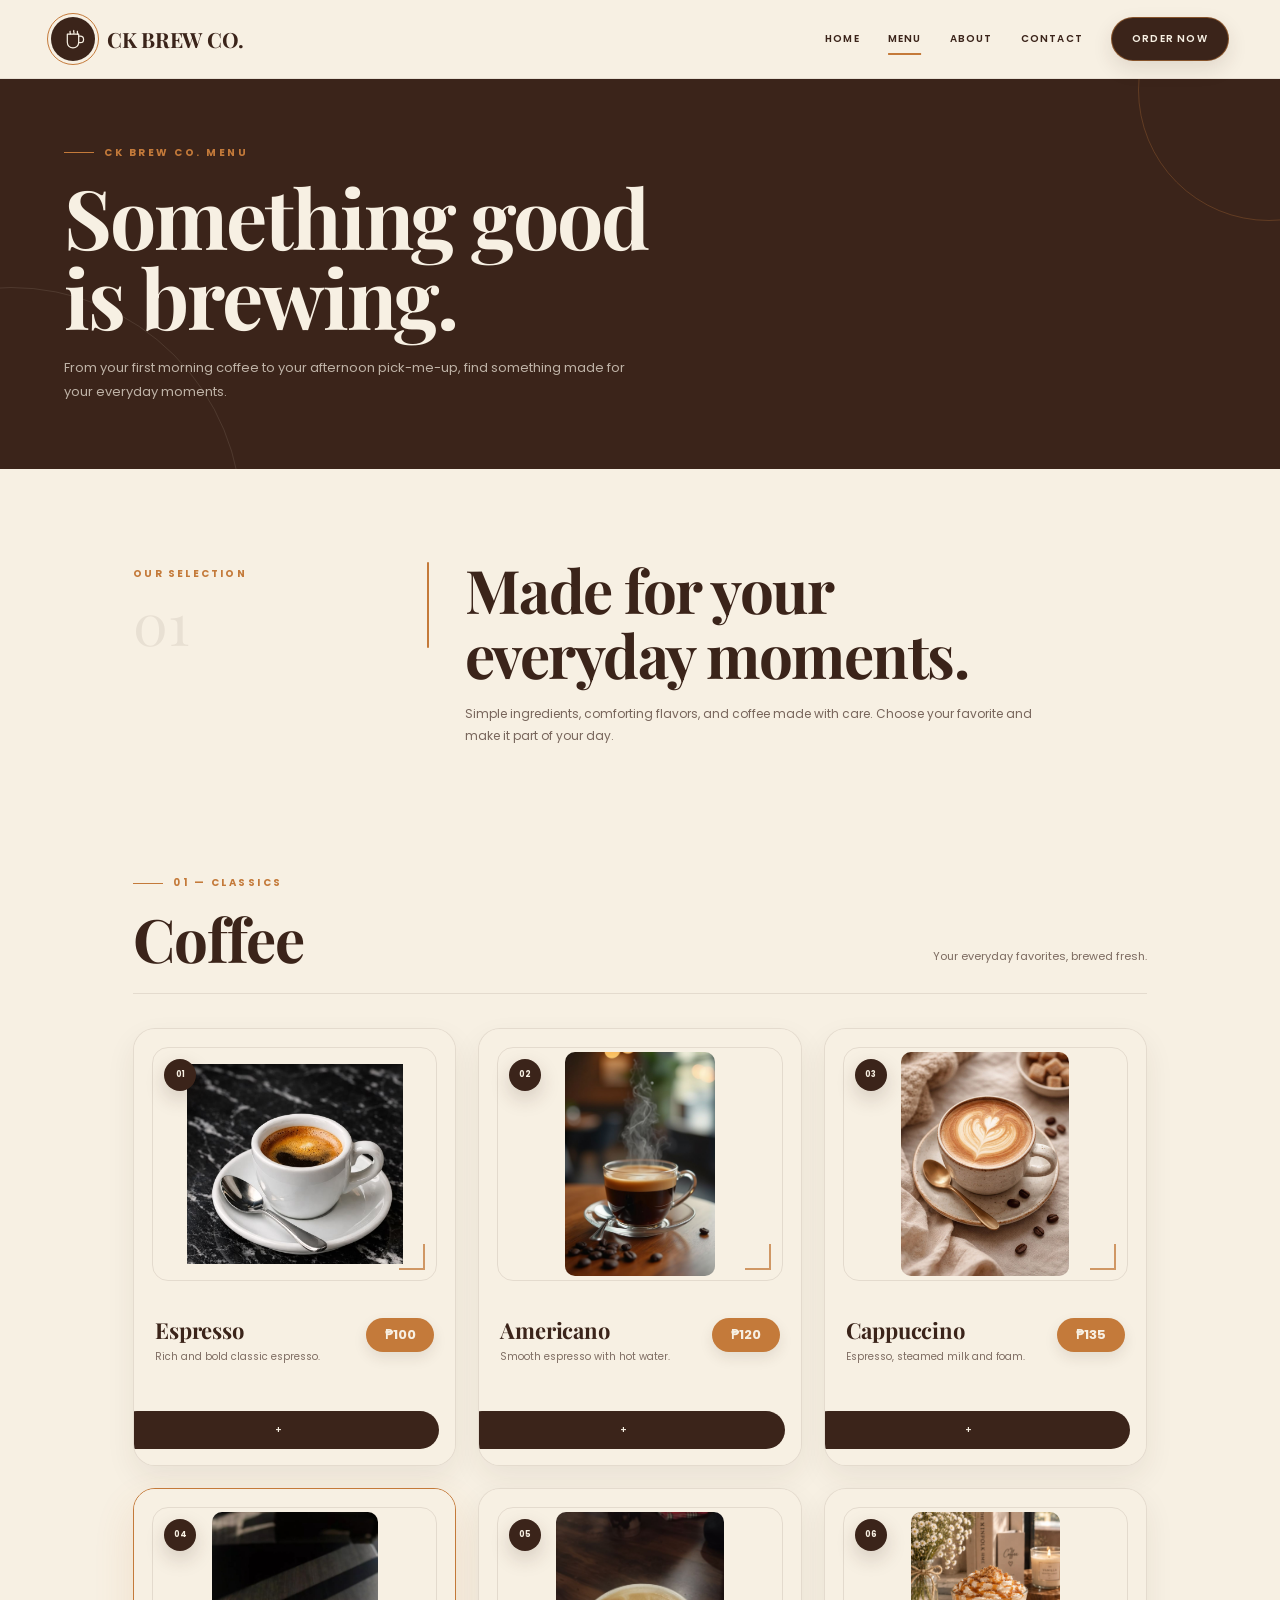
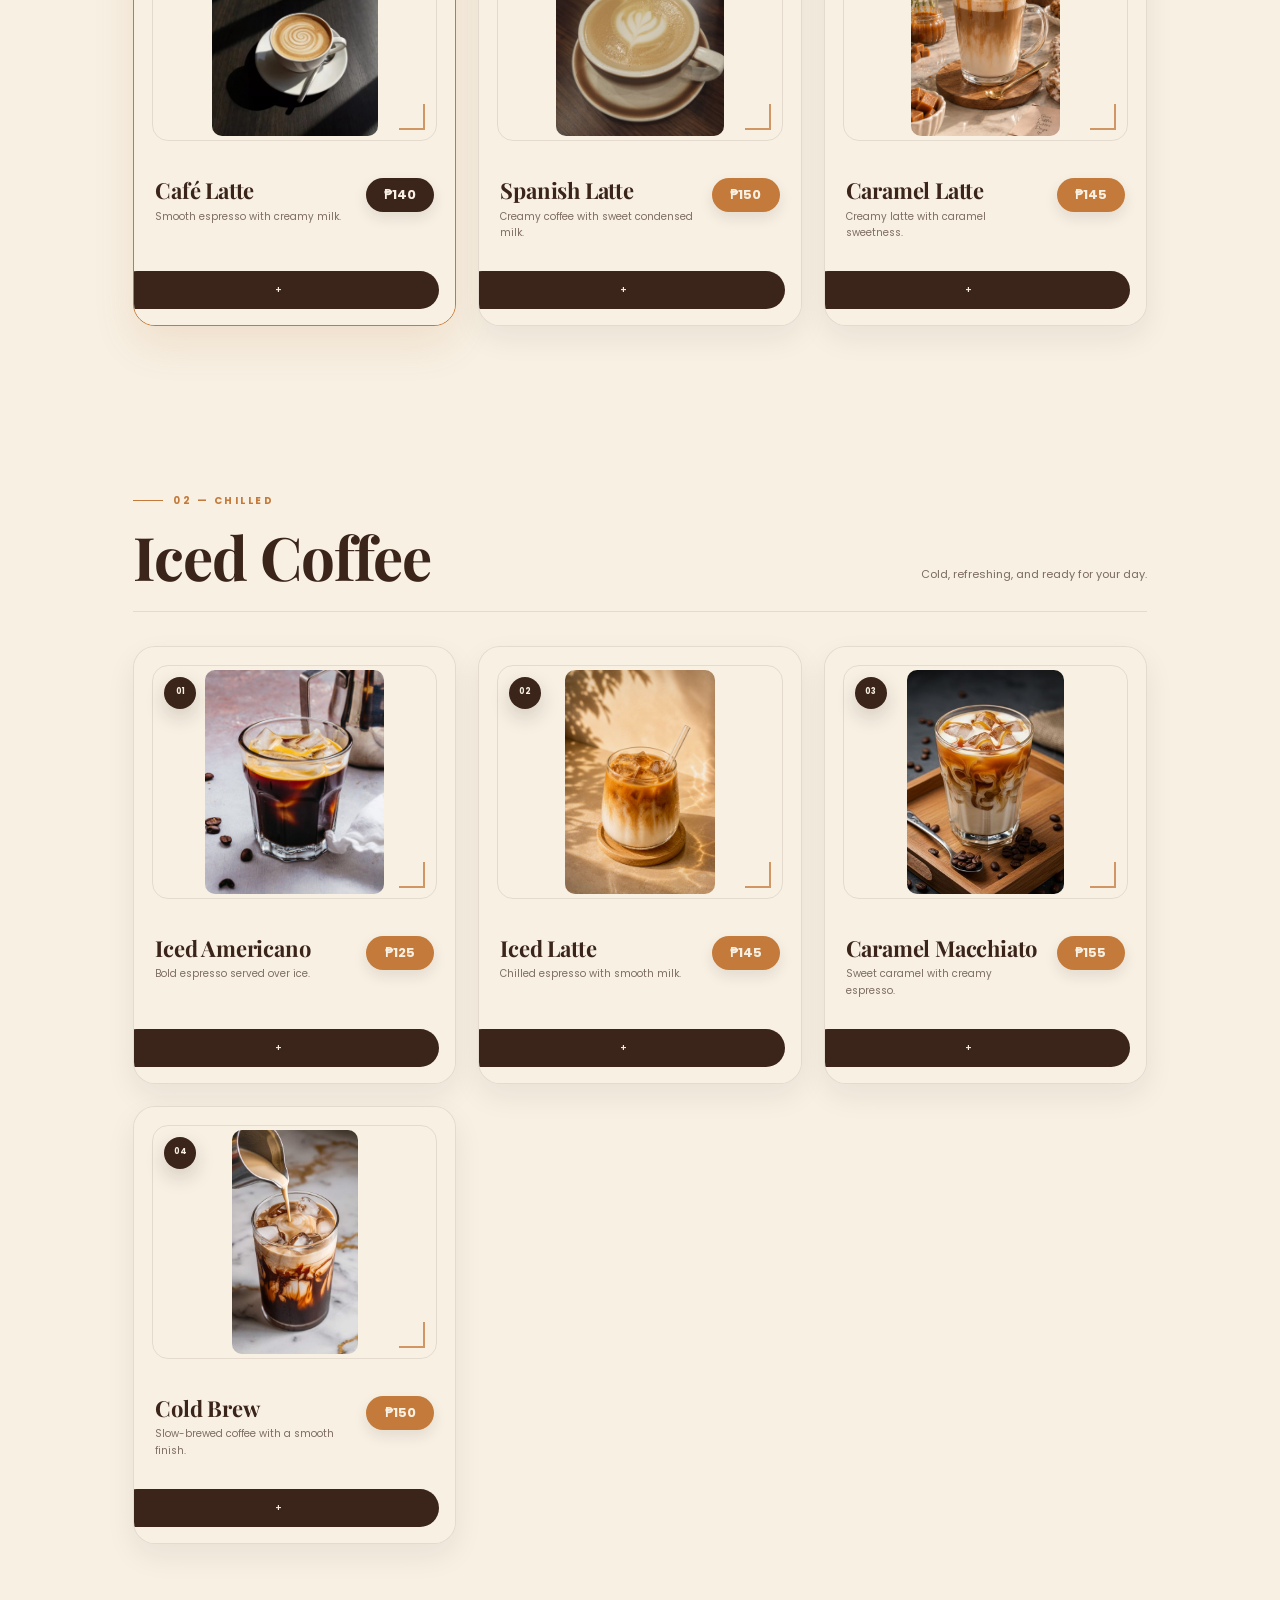
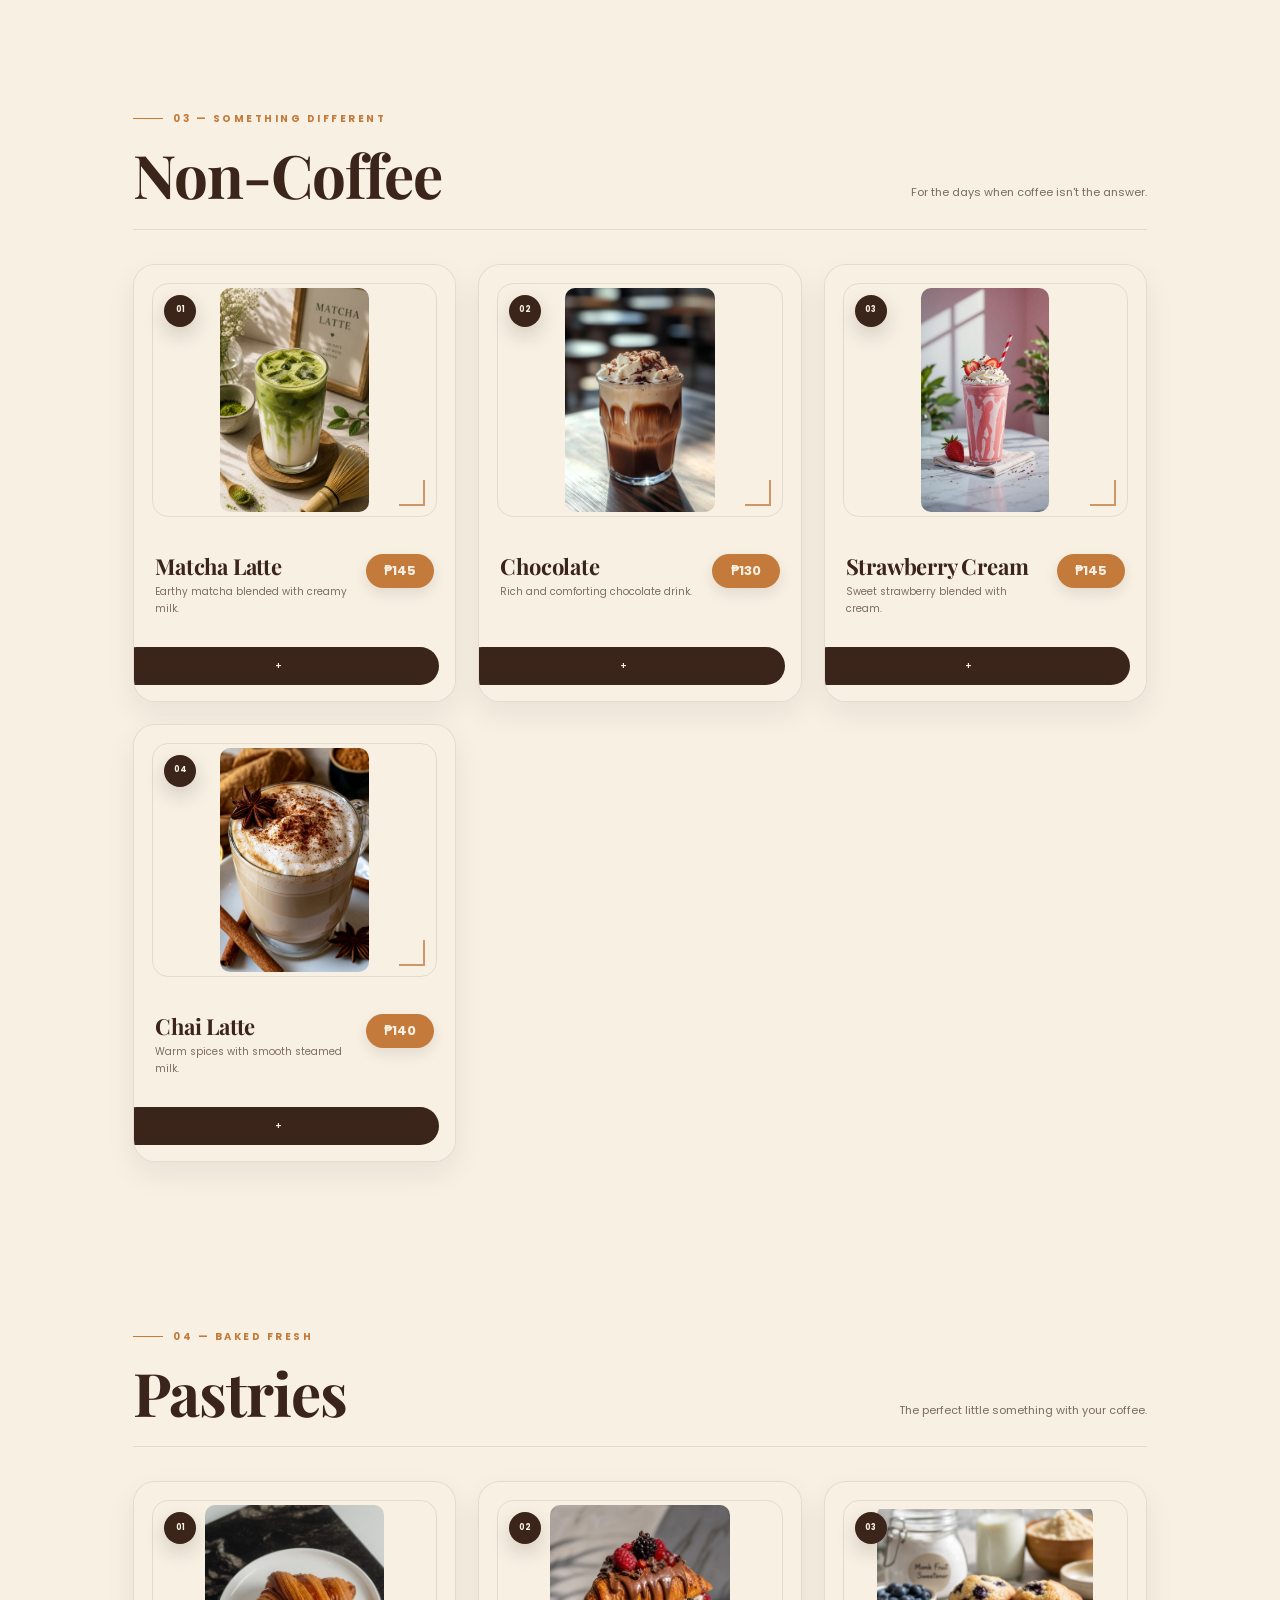
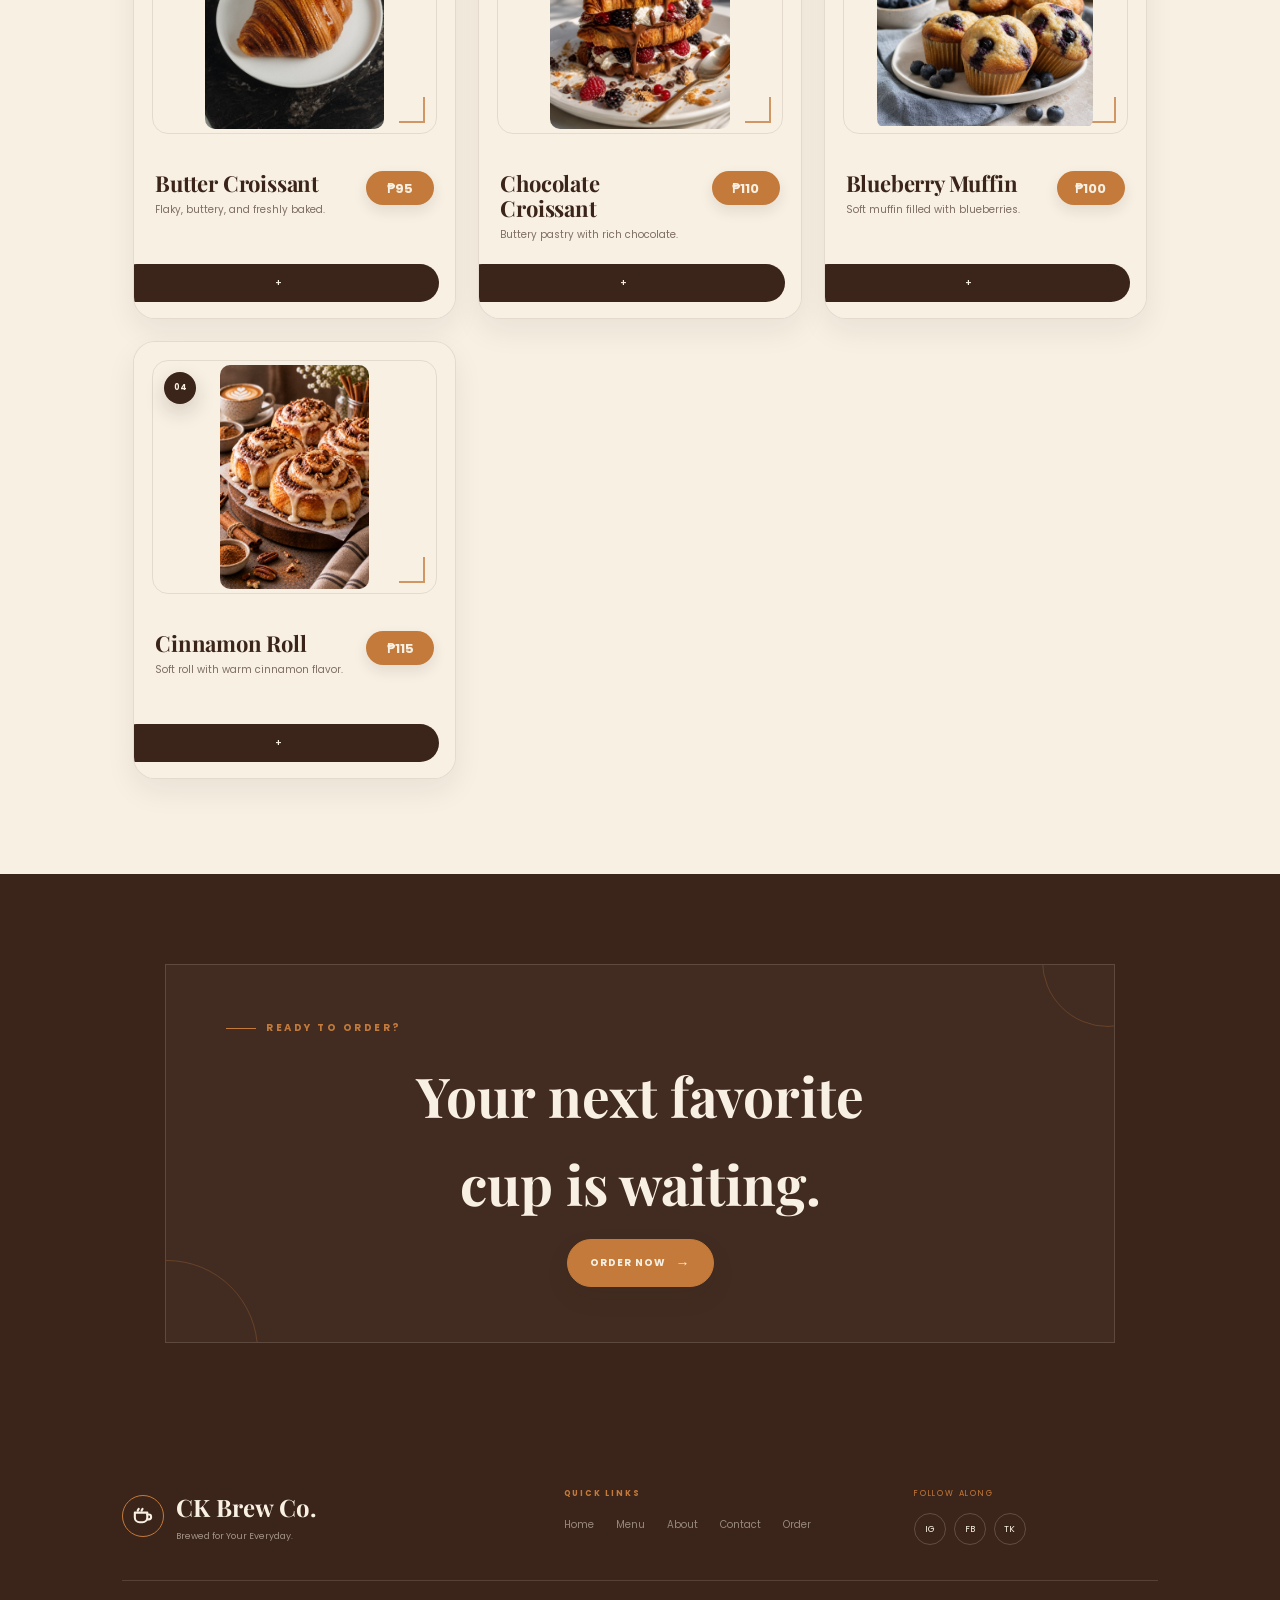
<file: menu.html>
<!DOCTYPE html>
<html lang="en">
<head>
    <meta charset="UTF-8">
    <meta name="viewport" content="width=device-width, initial-scale=1.0">

    <title>Menu | CK Brew Co.</title>

    <!-- GOOGLE FONTS -->
    <link rel="preconnect" href="https://fonts.googleapis.com">
    <link rel="preconnect" href="https://fonts.gstatic.com" crossorigin>

    <link
        href="https://fonts.googleapis.com/css2?family=Playfair+Display:wght@500;600;700&family=Poppins:wght@400;500;600;700&display=swap"
        rel="stylesheet"
    >

    <!-- MAIN CSS -->
    <link rel="stylesheet" href="style.css">
</head>

<body>

    <!-- ==================== NAVBAR ==================== -->

    <header class="navbar">

    <div class="nav-container">

        <a href="index.html" class="logo">
            <span class="logo-mark">
                <svg viewBox="0 0 64 64" aria-hidden="true">
                    <path d="M18 20h28v20c0 8-6 14-14 14S18 48 18 40V20Z" fill="none" stroke="currentColor" stroke-width="3"/>
                    <path d="M46 25h4c5 0 8 3 8 8s-3 8-8 8h-4" fill="none" stroke="currentColor" stroke-width="3"/>
                    <path d="M25 13c-2 3 2 4 0 7M34 11c-2 3 2 4 0 7M43 13c-2 3 2 4 0 7" fill="none" stroke="currentColor" stroke-width="3" stroke-linecap="round"/>
                </svg>
            </span>
            <span class="logo-text">CK <span>BREW CO.</span></span>
        </a>

        <button class="menu-toggle" id="menuToggle" aria-label="Open navigation menu">☰</button>

        <nav class="nav-links">
                        <a href="index.html">HOME</a>
                        <a href="menu.html" class="active">MENU</a>
                        <a href="about.html">ABOUT</a>
                        <a href="contact.html">CONTACT</a>
                        <a href="order.html" class="nav-order">ORDER NOW</a>
        </nav>

    </div>

</header>



    <!-- ==================== MENU PAGE ==================== -->

    <main>

        <!-- MENU HERO -->

        <section class="menu-hero">

            <div class="menu-hero-inner">

                <div class="menu-hero-content">

                    <span class="eyebrow">
                        CK BREW CO. MENU
                    </span>

                    <h1>
                        Something good<br>
                        is brewing.
                    </h1>

                    <p>
                        From your first morning coffee to your
                        afternoon pick-me-up, find something made
                        for your everyday moments.
                    </p>

                </div>

            </div>

        </section>



        <!-- MENU INTRO -->

        <section class="menu-intro">

            <div class="menu-intro-grid">

                <div class="menu-intro-label">

                    <span>
                        OUR SELECTION
                    </span>

                </div>

                <div class="menu-intro-content">

                    <h2>
                        Made for your<br>
                        everyday moments.
                    </h2>

                    <p>
                        Simple ingredients, comforting flavors,
                        and coffee made with care. Choose your
                        favorite and make it part of your day.
                    </p>

                </div>

            </div>

        </section>



        <!-- =================================================
             01 — COFFEE
        ================================================== -->

        <section class="menu-section">

            <div class="menu-section-heading">

                <div>

                    <span class="eyebrow">
                        01 — CLASSICS
                    </span>

                    <h2>
                        Coffee
                    </h2>

                </div>

                <p>
                    Your everyday favorites, brewed fresh.
                </p>

            </div>


            <div class="menu-grid">


                <!-- 01 ESPRESSO -->

                <article class="menu-card">

                    <div class="menu-image">

                        <img
                            src="images/espresso.jpg"
                            alt="Espresso coffee"
                        >

                        <span class="menu-number">
                            01
                        </span>

                    </div>

                    <div class="menu-card-bottom">

                        <div>

                            <h3>
                                Espresso
                            </h3>

                            <p>
                                Rich and bold classic espresso.
                            </p>

                        </div>

                        <div class="menu-price">
                            ₱100
                        </div>

                    </div>

                </article>



                <!-- 02 AMERICANO -->

                <article class="menu-card">

                    <div class="menu-image">

                        <img
                            src="images/americano.jpg"
                            alt="Americano coffee"
                        >

                        <span class="menu-number">
                            02
                        </span>

                    </div>

                    <div class="menu-card-bottom">

                        <div>

                            <h3>
                                Americano
                            </h3>

                            <p>
                                Smooth espresso with hot water.
                            </p>

                        </div>

                        <div class="menu-price">
                            ₱120
                        </div>

                    </div>

                </article>



                <!-- 03 CAPPUCCINO -->

                <article class="menu-card">

                    <div class="menu-image">

                        <img
                            src="images/cappuccinolatte.jpg"
                            alt="Cappuccino coffee"
                        >

                        <span class="menu-number">
                            03
                        </span>

                    </div>

                    <div class="menu-card-bottom">

                        <div>

                            <h3>
                                Cappuccino
                            </h3>

                            <p>
                                Espresso, steamed milk and foam.
                            </p>

                        </div>

                        <div class="menu-price">
                            ₱135
                        </div>

                    </div>

                </article>



                <!-- 04 CAFE LATTE -->

                <article class="menu-card featured-menu-card">

                    <div class="menu-image">

                        <img
                            src="images/cafelatte.jpg"
                            alt="Cafe latte"
                        >

                        <span class="menu-number">
                            04
                        </span>

                    </div>

                    <div class="menu-card-bottom">

                        <div>

                            <h3>
                                Café Latte
                            </h3>

                            <p>
                                Smooth espresso with creamy milk.
                            </p>

                        </div>

                        <div class="menu-price">
                            ₱140
                        </div>

                    </div>

                </article>



                <!-- 05 SPANISH LATTE -->

                <article class="menu-card">

                    <div class="menu-image">

                        <img
                            src="images/spanishlatte.jpg"
                            alt="Spanish latte"
                        >

                        <span class="menu-number">
                            05
                        </span>

                    </div>

                    <div class="menu-card-bottom">

                        <div>

                            <h3>
                                Spanish Latte
                            </h3>

                            <p>
                                Creamy coffee with sweet condensed milk.
                            </p>

                        </div>

                        <div class="menu-price">
                            ₱150
                        </div>

                    </div>

                </article>



                <!-- 06 CARAMEL LATTE -->

                <article class="menu-card">

                    <div class="menu-image">

                        <img
                            src="images/caramellatte.jpg"
                            alt="Caramel latte"
                        >

                        <span class="menu-number">
                            06
                        </span>

                    </div>

                    <div class="menu-card-bottom">

                        <div>

                            <h3>
                                Caramel Latte
                            </h3>

                            <p>
                                Creamy latte with caramel sweetness.
                            </p>

                        </div>

                        <div class="menu-price">
                            ₱145
                        </div>

                    </div>

                </article>

            </div>

        </section>



        <!-- =================================================
             02 — ICED COFFEE
        ================================================== -->

        <section class="menu-section menu-section-alt">

            <div class="menu-section-heading">

                <div>

                    <span class="eyebrow">
                        02 — CHILLED
                    </span>

                    <h2>
                        Iced Coffee
                    </h2>

                </div>

                <p>
                    Cold, refreshing, and ready for your day.
                </p>

            </div>


            <div class="menu-grid">


                <!-- 01 ICED AMERICANO -->

                <article class="menu-card">

                    <div class="menu-image">

                        <img
                            src="images/icedamericano.jpg"
                            alt="Iced Americano"
                        >

                        <span class="menu-number">
                            01
                        </span>

                    </div>

                    <div class="menu-card-bottom">

                        <div>

                            <h3>
                                Iced Americano
                            </h3>

                            <p>
                                Bold espresso served over ice.
                            </p>

                        </div>

                        <div class="menu-price">
                            ₱125
                        </div>

                    </div>

                </article>



                <!-- 02 ICED LATTE -->

                <article class="menu-card">

                    <div class="menu-image">

                        <img
                            src="images/icedlatte.jpg"
                            alt="Iced latte"
                        >

                        <span class="menu-number">
                            02
                        </span>

                    </div>

                    <div class="menu-card-bottom">

                        <div>

                            <h3>
                                Iced Latte
                            </h3>

                            <p>
                                Chilled espresso with smooth milk.
                            </p>

                        </div>

                        <div class="menu-price">
                            ₱145
                        </div>

                    </div>

                </article>



                <!-- 03 CARAMEL MACCHIATO -->

                <article class="menu-card">

                    <div class="menu-image">

                        <img
                            src="images/caramel-macchiato.jpg"
                            alt="Caramel macchiato"
                        >

                        <span class="menu-number">
                            03
                        </span>

                    </div>

                    <div class="menu-card-bottom">

                        <div>

                            <h3>
                                Caramel Macchiato
                            </h3>

                            <p>
                                Sweet caramel with creamy espresso.
                            </p>

                        </div>

                        <div class="menu-price">
                            ₱155
                        </div>

                    </div>

                </article>



                <!-- 04 COLD BREW -->

                <article class="menu-card">

                    <div class="menu-image">

                        <img
                            src="images/cold-brew.jpg"
                            alt="Cold brew coffee"
                        >

                        <span class="menu-number">
                            04
                        </span>

                    </div>

                    <div class="menu-card-bottom">

                        <div>

                            <h3>
                                Cold Brew
                            </h3>

                            <p>
                                Slow-brewed coffee with a smooth finish.
                            </p>

                        </div>

                        <div class="menu-price">
                            ₱150
                        </div>

                    </div>

                </article>

            </div>

        </section>



        <!-- =================================================
             03 — NON-COFFEE
        ================================================== -->

        <section class="menu-section">

            <div class="menu-section-heading">

                <div>

                    <span class="eyebrow">
                        03 — SOMETHING DIFFERENT
                    </span>

                    <h2>
                        Non-Coffee
                    </h2>

                </div>

                <p>
                    For the days when coffee isn't the answer.
                </p>

            </div>


            <div class="menu-grid">


                <!-- 01 MATCHA LATTE -->

                <article class="menu-card">

                    <div class="menu-image">

                        <img
                            src="images/matchalatte.jpg"
                            alt="Matcha latte"
                        >

                        <span class="menu-number">
                            01
                        </span>

                    </div>

                    <div class="menu-card-bottom">

                        <div>

                            <h3>
                                Matcha Latte
                            </h3>

                            <p>
                                Earthy matcha blended with creamy milk.
                            </p>

                        </div>

                        <div class="menu-price">
                            ₱145
                        </div>

                    </div>

                </article>



                <!-- 02 CHOCOLATE -->

                <article class="menu-card">

                    <div class="menu-image">

                        <img
                            src="images/chocolatedrink.jpg"
                            alt="Chocolate drink"
                        >

                        <span class="menu-number">
                            02
                        </span>

                    </div>

                    <div class="menu-card-bottom">

                        <div>

                            <h3>
                                Chocolate
                            </h3>

                            <p>
                                Rich and comforting chocolate drink.
                            </p>

                        </div>

                        <div class="menu-price">
                            ₱130
                        </div>

                    </div>

                </article>



                <!-- 03 STRAWBERRY CREAM -->

                <article class="menu-card">

                    <div class="menu-image">

                        <img
                            src="images/strawberry-cream.jpg"
                            alt="Strawberry cream drink"
                        >

                        <span class="menu-number">
                            03
                        </span>

                    </div>

                    <div class="menu-card-bottom">

                        <div>

                            <h3>
                                Strawberry Cream
                            </h3>

                            <p>
                                Sweet strawberry blended with cream.
                            </p>

                        </div>

                        <div class="menu-price">
                            ₱145
                        </div>

                    </div>

                </article>



                <!-- 04 CHAI LATTE -->

                <article class="menu-card">

                    <div class="menu-image">

                        <img
                            src="images/chai-latte.jpg"
                            alt="Chai latte"
                        >

                        <span class="menu-number">
                            04
                        </span>

                    </div>

                    <div class="menu-card-bottom">

                        <div>

                            <h3>
                                Chai Latte
                            </h3>

                            <p>
                                Warm spices with smooth steamed milk.
                            </p>

                        </div>

                        <div class="menu-price">
                            ₱140
                        </div>

                    </div>

                </article>

            </div>

        </section>



        <!-- =================================================
             04 — PASTRIES
        ================================================== -->

        <section class="menu-section menu-section-alt">

            <div class="menu-section-heading">

                <div>

                    <span class="eyebrow">
                        04 — BAKED FRESH
                    </span>

                    <h2>
                        Pastries
                    </h2>

                </div>

                <p>
                    The perfect little something with your coffee.
                </p>

            </div>


            <div class="menu-grid">


                <!-- 01 BUTTER CROISSANT -->

                <article class="menu-card">

                    <div class="menu-image">

                        <img
                            src="images/butter-croissant.jpg"
                            alt="Butter croissant"
                        >

                        <span class="menu-number">
                            01
                        </span>

                    </div>

                    <div class="menu-card-bottom">

                        <div>

                            <h3>
                                Butter Croissant
                            </h3>

                            <p>
                                Flaky, buttery, and freshly baked.
                            </p>

                        </div>

                        <div class="menu-price">
                            ₱95
                        </div>

                    </div>

                </article>



                <!-- 02 CHOCOLATE CROISSANT -->

                <article class="menu-card">

                    <div class="menu-image">

                        <img
                            src="images/croissant.jpg"
                            alt="Chocolate croissant"
                        >

                        <span class="menu-number">
                            02
                        </span>

                    </div>

                    <div class="menu-card-bottom">

                        <div>

                            <h3>
                                Chocolate Croissant
                            </h3>

                            <p>
                                Buttery pastry with rich chocolate.
                            </p>

                        </div>

                        <div class="menu-price">
                            ₱110
                        </div>

                    </div>

                </article>



                <!-- 03 BLUEBERRY MUFFIN -->

                <article class="menu-card">

                    <div class="menu-image">

                        <img
                            src="images/blueberry-muffin.jpg"
                            alt="Blueberry muffin"
                        >

                        <span class="menu-number">
                            03
                        </span>

                    </div>

                    <div class="menu-card-bottom">

                        <div>

                            <h3>
                                Blueberry Muffin
                            </h3>

                            <p>
                                Soft muffin filled with blueberries.
                            </p>

                        </div>

                        <div class="menu-price">
                            ₱100
                        </div>

                    </div>

                </article>



                <!-- 04 CINNAMON ROLL -->

                <article class="menu-card">

                    <div class="menu-image">

                        <img
                            src="images/cinnamonroll.jpg"
                            alt="Cinnamon roll"
                        >

                        <span class="menu-number">
                            04
                        </span>

                    </div>

                    <div class="menu-card-bottom">

                        <div>

                            <h3>
                                Cinnamon Roll
                            </h3>

                            <p>
                                Soft roll with warm cinnamon flavor.
                            </p>

                        </div>

                        <div class="menu-price">
                            ₱115
                        </div>

                    </div>

                </article>

            </div>

        </section>



        <!-- =================================================
             ORDER CTA
        ================================================== -->

        <section class="menu-cta">

            <div class="menu-cta-box">

                <div>

                    <span class="eyebrow">
                        READY TO ORDER?
                    </span>

                    <h2>
                        Your next favorite<br>
                        cup is waiting.
                    </h2>

                </div>

                <a href="order.html" class="primary-btn">
                    ORDER NOW
                </a>

            </div>

        </section>

    </main>



    <!-- ==================== FOOTER ==================== -->

    <footer class="footer">

    <div class="footer-top">

        <div class="footer-brand">
            <div class="footer-logo">
                <div class="footer-logo-mark">
                    <svg viewBox="0 0 24 24" aria-hidden="true">
                        <path d="M4 9h13v5a5 5 0 0 1-5 5H9a5 5 0 0 1-5-5V9Z"></path>
                        <path d="M17 11h1.5a2.5 2.5 0 0 1 0 5H17"></path>
                        <path d="M8 5c0 1-1 1-1 2M12 5c0 1-1 1-1 2"></path>
                    </svg>
                </div>
                <div>
                    <h2>CK Brew Co.</h2>
                    <p>Brewed for Your Everyday.</p>
                </div>
            </div>
        </div>

        <div class="footer-links">
            <h4>QUICK LINKS</h4>
            <a href="index.html">Home</a>
            <a href="menu.html">Menu</a>
            <a href="about.html">About</a>
            <a href="contact.html">Contact</a>
            <a href="order.html">Order</a>
        </div>

        <div class="footer-social">
            <span>FOLLOW ALONG</span>
            <div>
                <a href="#" aria-label="Instagram">IG</a>
                <a href="#" aria-label="Facebook">FB</a>
                <a href="#" aria-label="TikTok">TK</a>
            </div>
        </div>

    </div>

    <div class="footer-bottom">
        <span>© 2026 CK Brew Co. All rights reserved.</span>
        <span>BREWED WITH CARE.</span>
    </div>

</footer>



    <!-- JAVASCRIPT -->

    <script src="script.js"></script>

</body>
</html>
</file>
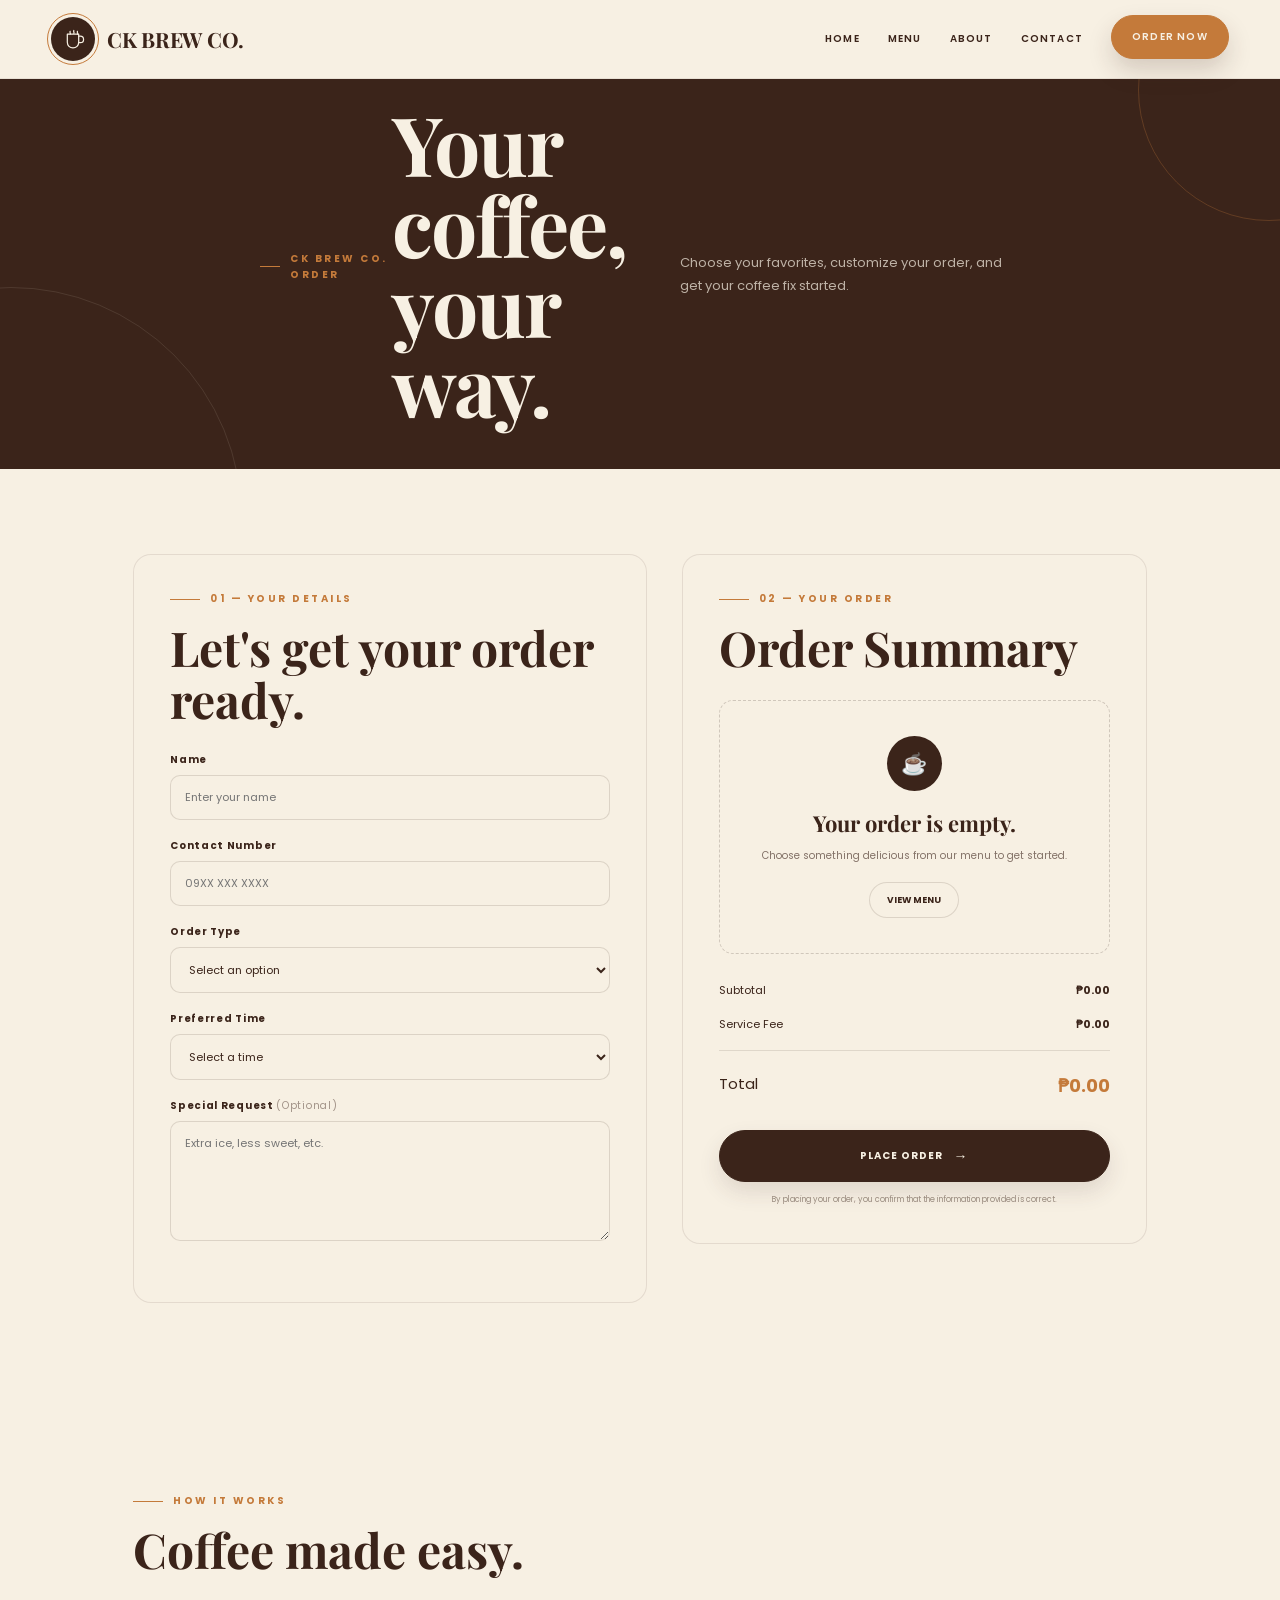
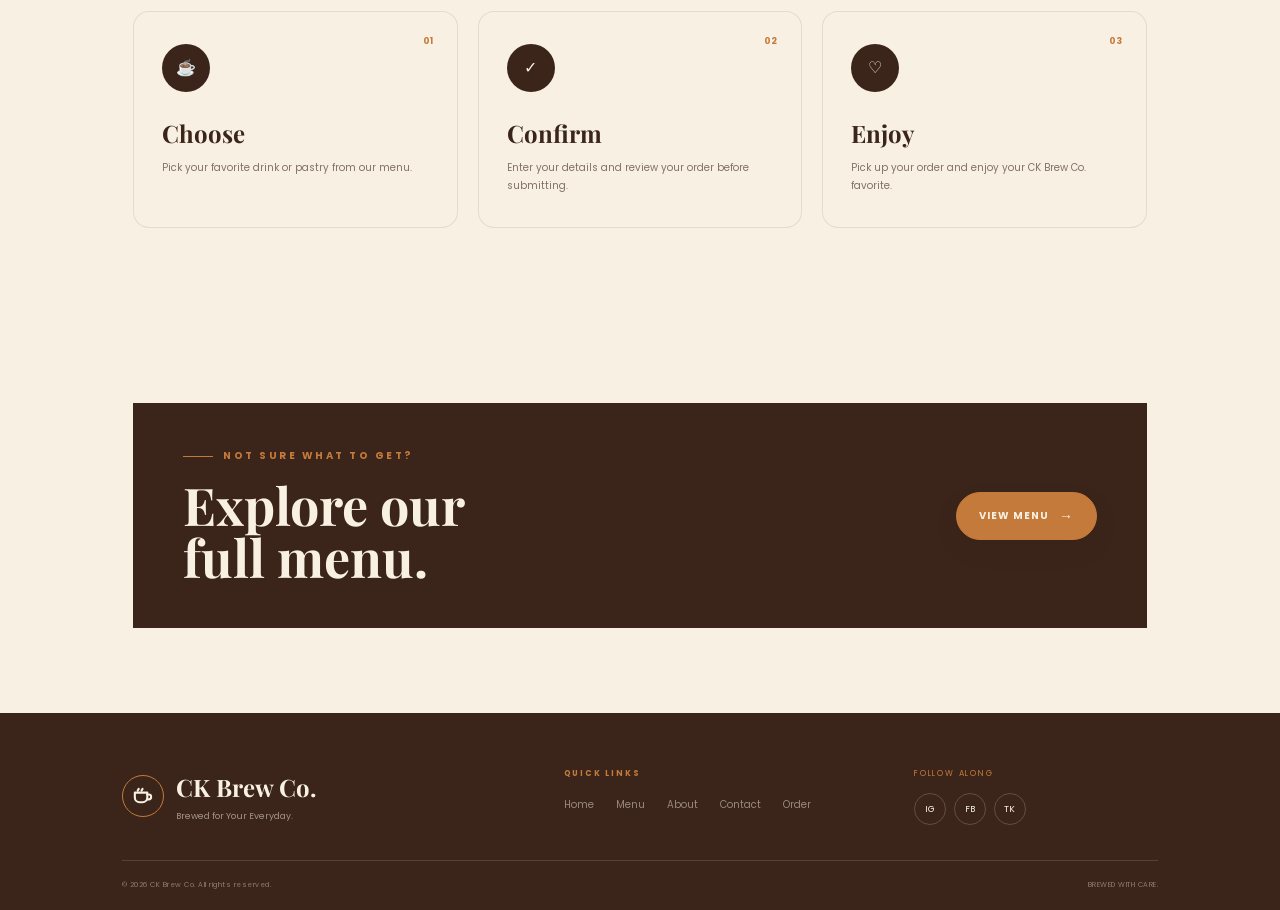
<file: order.html>
<!DOCTYPE html>
<html lang="en">
<head>
    <meta charset="UTF-8">
    <meta name="viewport" content="width=device-width, initial-scale=1.0">

    <title>Order | CK Brew Co.</title>

    <!-- GOOGLE FONTS -->
    <link rel="preconnect" href="https://fonts.googleapis.com">
    <link rel="preconnect" href="https://fonts.gstatic.com" crossorigin>

    <link
        href="https://fonts.googleapis.com/css2?family=Playfair+Display:wght@500;600;700&family=Poppins:wght@400;500;600;700&display=swap"
        rel="stylesheet"
    >

    <!-- MAIN CSS -->
    <link rel="stylesheet" href="style.css">
</head>

<body>

    <!-- ==================== NAVBAR ==================== -->

    <header class="navbar">

    <div class="nav-container">

        <a href="index.html" class="logo">
            <span class="logo-mark">
                <svg viewBox="0 0 64 64" aria-hidden="true">
                    <path d="M18 20h28v20c0 8-6 14-14 14S18 48 18 40V20Z" fill="none" stroke="currentColor" stroke-width="3"/>
                    <path d="M46 25h4c5 0 8 3 8 8s-3 8-8 8h-4" fill="none" stroke="currentColor" stroke-width="3"/>
                    <path d="M25 13c-2 3 2 4 0 7M34 11c-2 3 2 4 0 7M43 13c-2 3 2 4 0 7" fill="none" stroke="currentColor" stroke-width="3" stroke-linecap="round"/>
                </svg>
            </span>
            <span class="logo-text">CK <span>BREW CO.</span></span>
        </a>

        <button class="menu-toggle" id="menuToggle" aria-label="Open navigation menu">☰</button>

        <nav class="nav-links">
                        <a href="index.html">HOME</a>
                        <a href="menu.html">MENU</a>
                        <a href="about.html">ABOUT</a>
                        <a href="contact.html">CONTACT</a>
                        <a href="order.html" class="nav-order active">ORDER NOW</a>
        </nav>

    </div>

</header>



    <!-- ==================== ORDER PAGE ==================== -->

    <main>


        <!-- ==================== ORDER HERO ==================== -->

        <section class="order-hero">

            <div class="order-hero-inner">

                <span class="eyebrow">
                    CK BREW CO. ORDER
                </span>

                <h1>
                    Your coffee,<br>
                    your way.
                </h1>

                <p>
                    Choose your favorites, customize your order,
                    and get your coffee fix started.
                </p>

            </div>

        </section>



        <!-- ==================== ORDER AREA ==================== -->

        <section class="order-section">

            <div class="order-container">


                <!-- ==================== CUSTOMER DETAILS ==================== -->

                <div class="order-form-column">

                    <div class="order-section-heading">

                        <span class="eyebrow">
                            01 — YOUR DETAILS
                        </span>

                        <h2>
                            Let's get your order ready.
                        </h2>

                    </div>


                    <form id="orderForm" class="order-form">


                        <!-- CUSTOMER NAME -->

                        <div class="form-group">

                            <label for="customerName">
                                Name
                            </label>

                            <input
                                type="text"
                                id="customerName"
                                name="customerName"
                                placeholder="Enter your name"
                                required
                            >

                        </div>



                        <!-- CONTACT NUMBER -->

                        <div class="form-group">

                            <label for="customerPhone">
                                Contact Number
                            </label>

                            <input
                                type="tel"
                                id="customerPhone"
                                name="customerPhone"
                                placeholder="09XX XXX XXXX"
                                required
                            >

                        </div>



                        <!-- ORDER TYPE -->

                        <div class="form-group">

                            <label for="orderType">
                                Order Type
                            </label>

                            <select
                                id="orderType"
                                name="orderType"
                                required
                            >

                                <option value="">
                                    Select an option
                                </option>

                                <option value="pickup">
                                    Pick Up
                                </option>

                                <option value="dine-in">
                                    Dine In
                                </option>

                            </select>

                        </div>



                        <!-- PICKUP TIME -->

                        <div class="form-group">

                            <label for="pickupTime">
                                Preferred Time
                            </label>

                            <select
                                id="pickupTime"
                                name="pickupTime"
                                required
                            >

                                <option value="">
                                    Select a time
                                </option>

                                <option value="7:00 AM">
                                    7:00 AM
                                </option>

                                <option value="8:00 AM">
                                    8:00 AM
                                </option>

                                <option value="9:00 AM">
                                    9:00 AM
                                </option>

                                <option value="10:00 AM">
                                    10:00 AM
                                </option>

                                <option value="11:00 AM">
                                    11:00 AM
                                </option>

                                <option value="12:00 PM">
                                    12:00 PM
                                </option>

                                <option value="1:00 PM">
                                    1:00 PM
                                </option>

                                <option value="2:00 PM">
                                    2:00 PM
                                </option>

                                <option value="3:00 PM">
                                    3:00 PM
                                </option>

                                <option value="4:00 PM">
                                    4:00 PM
                                </option>

                                <option value="5:00 PM">
                                    5:00 PM
                                </option>

                                <option value="6:00 PM">
                                    6:00 PM
                                </option>

                                <option value="7:00 PM">
                                    7:00 PM
                                </option>

                                <option value="8:00 PM">
                                    8:00 PM
                                </option>

                            </select>

                        </div>



                        <!-- SPECIAL REQUEST -->

                        <div class="form-group">

                            <label for="specialRequest">
                                Special Request
                                <span>(Optional)</span>
                            </label>

                            <textarea
                                id="specialRequest"
                                name="specialRequest"
                                rows="4"
                                placeholder="Extra ice, less sweet, etc."
                            ></textarea>

                        </div>

                    </form>

                </div>



                <!-- ==================== ORDER SUMMARY ==================== -->

                <aside class="order-summary">

                    <div class="order-summary-header">

                        <span class="eyebrow">
                            02 — YOUR ORDER
                        </span>

                        <h2>
                            Order Summary
                        </h2>

                    </div>


                    <!-- EMPTY ORDER -->

                    <div
                        class="empty-order"
                        id="emptyOrder"
                    >

                        <div class="empty-order-icon">
                            ☕
                        </div>

                        <h3>
                            Your order is empty.
                        </h3>

                        <p>
                            Choose something delicious from our menu
                            to get started.
                        </p>

                        <a
                            href="menu.html"
                            class="secondary-btn"
                        >
                            VIEW MENU
                        </a>

                    </div>



                    <!-- ORDER ITEMS -->

                    <div
                        class="order-items"
                        id="orderItems"
                    >

                        <!-- JavaScript will add items here -->

                    </div>



                    <!-- ORDER TOTAL -->

                    <div class="order-total">

                        <div class="total-row">

                            <span>
                                Subtotal
                            </span>

                            <strong id="subtotal">
                                ₱0
                            </strong>

                        </div>


                        <div class="total-row">

                            <span>
                                Service Fee
                            </span>

                            <strong id="serviceFee">
                                ₱0
                            </strong>

                        </div>


                        <div class="total-divider"></div>


                        <div class="total-row total-final">

                            <span>
                                Total
                            </span>

                            <strong id="total">
                                ₱0
                            </strong>

                        </div>

                    </div>



                    <!-- PLACE ORDER -->

                    <button
                        type="submit"
                        form="orderForm"
                        class="primary-btn order-submit"
                        id="placeOrderBtn"
                    >
                        PLACE ORDER
                    </button>


                    <p class="order-note">
                        By placing your order, you confirm that
                        the information provided is correct.
                    </p>

                </aside>

            </div>

        </section>



        <!-- ==================== HOW IT WORKS ==================== -->

        <section class="order-steps">

            <div class="order-steps-heading">

                <span class="eyebrow">
                    HOW IT WORKS
                </span>

                <h2>
                    Coffee made easy.
                </h2>

            </div>


            <div class="steps-grid">


                <!-- STEP 01 -->

                <article class="step-card">

                    <span class="step-number">
                        01
                    </span>

                    <div class="step-icon">
                        ☕
                    </div>

                    <h3>
                        Choose
                    </h3>

                    <p>
                        Pick your favorite drink or pastry
                        from our menu.
                    </p>

                </article>



                <!-- STEP 02 -->

                <article class="step-card">

                    <span class="step-number">
                        02
                    </span>

                    <div class="step-icon">
                        ✓
                    </div>

                    <h3>
                        Confirm
                    </h3>

                    <p>
                        Enter your details and review your
                        order before submitting.
                    </p>

                </article>



                <!-- STEP 03 -->

                <article class="step-card">

                    <span class="step-number">
                        03
                    </span>

                    <div class="step-icon">
                        ♡
                    </div>

                    <h3>
                        Enjoy
                    </h3>

                    <p>
                        Pick up your order and enjoy your
                        CK Brew Co. favorite.
                    </p>

                </article>

            </div>

        </section>



        <!-- ==================== ORDER CTA ==================== -->

        <section class="order-cta">

            <div class="order-cta-box">

                <div>

                    <span class="eyebrow">
                        NOT SURE WHAT TO GET?
                    </span>

                    <h2>
                        Explore our<br>
                        full menu.
                    </h2>

                </div>

                <a
                    href="menu.html"
                    class="primary-btn"
                >
                    VIEW MENU
                </a>

            </div>

        </section>

    </main>



    <!-- ==================== FOOTER ==================== -->

    <footer class="footer">

    <div class="footer-top">

        <div class="footer-brand">
            <div class="footer-logo">
                <div class="footer-logo-mark">
                    <svg viewBox="0 0 24 24" aria-hidden="true">
                        <path d="M4 9h13v5a5 5 0 0 1-5 5H9a5 5 0 0 1-5-5V9Z"></path>
                        <path d="M17 11h1.5a2.5 2.5 0 0 1 0 5H17"></path>
                        <path d="M8 5c0 1-1 1-1 2M12 5c0 1-1 1-1 2"></path>
                    </svg>
                </div>
                <div>
                    <h2>CK Brew Co.</h2>
                    <p>Brewed for Your Everyday.</p>
                </div>
            </div>
        </div>

        <div class="footer-links">
            <h4>QUICK LINKS</h4>
            <a href="index.html">Home</a>
            <a href="menu.html">Menu</a>
            <a href="about.html">About</a>
            <a href="contact.html">Contact</a>
            <a href="order.html">Order</a>
        </div>

        <div class="footer-social">
            <span>FOLLOW ALONG</span>
            <div>
                <a href="#" aria-label="Instagram">IG</a>
                <a href="#" aria-label="Facebook">FB</a>
                <a href="#" aria-label="TikTok">TK</a>
            </div>
        </div>

    </div>

    <div class="footer-bottom">
        <span>© 2026 CK Brew Co. All rights reserved.</span>
        <span>BREWED WITH CARE.</span>
    </div>

</footer>



    <!-- JAVASCRIPT -->

    <script src="script.js"></script>

</body>
</html>
</file>
<file: style.css>
/* =====================================================
   CK BREW CO.
   CLEAN + FIXED RESPONSIVE DESIGN
===================================================== */

:root {
    --espresso: #3B241A;
    --cream: #F7F0E3;
    --caramel: #C47A3A;

    --container: 1320px;

    --shadow: 0 15px 40px rgba(59, 36, 26, 0.10);
    --shadow-hover: 0 22px 50px rgba(59, 36, 26, 0.17);
}


/* =====================================================
   RESET
===================================================== */

* {
    margin: 0;
    padding: 0;
    box-sizing: border-box;
}

html {
    scroll-behavior: smooth;
}

body {
    font-family: "Poppins", sans-serif;
    background: var(--cream);
    color: var(--espresso);
    line-height: 1.6;
    overflow-x: hidden;
}

body::selection {
    background: var(--caramel);
    color: var(--cream);
}

img {
    display: block;
    width: 100%;
    max-width: 100%;
}

a {
    text-decoration: none;
    color: inherit;
}

button {
    font-family: inherit;
}


/* =====================================================
   GLOBAL
===================================================== */

.section {
    position: relative;
    padding: 100px 6%;
    overflow: hidden;
}

.eyebrow {
    display: flex;
    align-items: center;
    gap: 10px;

    margin-bottom: 15px;

    color: var(--caramel);

    font-size: 10px;
    font-weight: 700;
    letter-spacing: 2.5px;
}

.eyebrow::before {
    content: "";

    width: 30px;
    height: 1px;

    background: var(--caramel);
}


/* =====================================================
   BUTTONS
===================================================== */

.btn {
    display: inline-flex;
    align-items: center;
    justify-content: center;
    gap: 10px;

    min-height: 46px;

    padding: 12px 23px;

    border-radius: 100px;

    font-size: 11px;
    font-weight: 600;

    transition:
        transform 0.3s ease,
        background 0.3s ease,
        box-shadow 0.3s ease;
}

.btn span {
    transition: transform 0.3s ease;
}

.btn:hover {
    transform: translateY(-3px);

    box-shadow:
        0 10px 25px rgba(59, 36, 26, 0.18);
}

.btn:hover span {
    transform: translateX(4px);
}

.primary-btn {
    background: var(--caramel);
    color: var(--cream);
}

.primary-btn:hover {
    background: var(--espresso);
}

.dark-btn {
    background: var(--espresso);
    color: var(--cream);
}

.dark-btn:hover {
    background: var(--caramel);
}

.light-btn {
    background: var(--cream);
    color: var(--espresso);
}

.text-btn {
    position: relative;

    font-size: 11px;
    font-weight: 600;
}

.text-btn::after {
    content: "";

    position: absolute;
    left: 0;
    bottom: -5px;

    width: 0;
    height: 1px;

    background: var(--caramel);

    transition: width 0.3s ease;
}

.text-btn:hover {
    color: var(--caramel);
}

.text-btn:hover::after {
    width: 100%;
}


/* =====================================================
   NAVBAR
===================================================== */

.navbar {
    position: sticky;
    top: 0;

    width: 100%;

    background: rgba(247, 240, 227, 0.96);

    backdrop-filter: blur(14px);
    -webkit-backdrop-filter: blur(14px);

    border-bottom:
        1px solid rgba(59, 36, 26, 0.08);

    z-index: 1000;

    transition: box-shadow 0.3s ease;
}

.navbar.scrolled {
    box-shadow:
        0 8px 30px rgba(59, 36, 26, 0.10);
}

.nav-container {
    width: min(90%, var(--container));

    min-height: 78px;

    margin: auto;

    display: flex;
    align-items: center;
    justify-content: space-between;

    position: relative;
}


/* LOGO */

.logo {
    display: flex;
    align-items: center;
    gap: 12px;

    flex-shrink: 0;

    transition: transform 0.3s ease;
}

.logo:hover {
    transform: translateY(-2px);
}

.logo-mark {
    width: 44px;
    height: 44px;

    flex-shrink: 0;

    display: grid;
    place-items: center;

    position: relative;

    color: var(--cream);
    background: var(--espresso);

    border-radius: 50%;
}

.logo-mark::after {
    content: "";

    position: absolute;
    inset: -4px;

    border: 1px solid var(--caramel);
    border-radius: 50%;

    transition: transform 0.4s ease;
}

.logo:hover .logo-mark::after {
    transform: rotate(45deg);
}

.logo-mark svg {
    width: 24px;
    height: 24px;

    fill: none;
    stroke: currentColor;

    stroke-width: 2.2;
    stroke-linecap: round;
    stroke-linejoin: round;
}

.logo-text h2 {
    font-family: "Playfair Display", serif;

    font-size: 22px;
    line-height: 1;
}

.logo-text small {
    display: block;

    margin-top: 5px;

    font-size: 6px;
    font-weight: 700;
    letter-spacing: 1.8px;
}


/* NAV LINKS */

.nav-links {
    display: flex;
    align-items: center;
    gap: 30px;
}

.nav-links a {
    position: relative;

    padding: 8px 0;

    font-size: 11px;
    font-weight: 500;
}

.nav-links a:not(.order-btn)::after {
    content: "";

    position: absolute;
    left: 50%;
    bottom: 0;

    width: 0;
    height: 2px;

    background: var(--caramel);

    transform: translateX(-50%);

    transition: width 0.3s ease;
}

.nav-links a:not(.order-btn):hover::after,
.nav-links a.active:not(.order-btn)::after {
    width: 100%;
}

.order-btn {
    padding: 11px 20px !important;

    background: var(--espresso);
    color: var(--cream);

    border-radius: 100px;

    transition:
        background 0.3s ease,
        transform 0.3s ease;
}

.order-btn:hover {
    background: var(--caramel);

    transform: translateY(-2px);
}


/* MOBILE MENU */

.menu-toggle {
    display: none;

    width: 42px;
    height: 42px;

    border: 0;
    border-radius: 50%;

    background: var(--espresso);
    color: var(--cream);

    cursor: pointer;

    font-size: 18px;
}


/* =====================================================
   HERO
===================================================== */

.hero {
    position: relative;

    min-height: 620px;

    display: grid;
    grid-template-columns: 44% 56%;

    background: var(--espresso);
    color: var(--cream);

    overflow: hidden;
}


/* DECORATION */

.hero::before {
    content: "";

    position: absolute;

    width: 480px;
    height: 480px;

    left: -270px;
    bottom: -270px;

    border:
        1px solid rgba(247, 240, 227, 0.10);

    border-radius: 50%;

    pointer-events: none;
}

.hero::after {
    content: "";

    position: absolute;

    width: 300px;
    height: 300px;

    right: -160px;
    top: -150px;

    border:
        1px solid rgba(196, 122, 58, 0.25);

    border-radius: 50%;

    pointer-events: none;
}


/* HERO CONTENT */

.hero-content {
    position: relative;
    z-index: 5;

    min-width: 0;

    display: flex;
    flex-direction: column;
    justify-content: center;

    padding: 80px 9%;
}

.hero h1 {
    max-width: 600px;

    margin-bottom: 25px;

    font-family: "Playfair Display", serif;

    font-size: clamp(52px, 5.5vw, 82px);

    line-height: 0.95;

    letter-spacing: -2px;

    animation: heroText 0.9s ease both;
}

.hero h1 span {
    display: block;

    color: var(--caramel);

    font-style: italic;
}

.hero-text {
    max-width: 430px;

    margin-bottom: 30px;

    color:
        rgba(247, 240, 227, 0.68);

    font-size: 12px;

    animation: fadeUp 0.8s 0.2s ease both;
}

.hero-buttons {
    display: flex;
    align-items: center;
    flex-wrap: wrap;

    gap: 22px;

    animation: fadeUp 0.8s 0.35s ease both;
}

.hero-meta {
    display: flex;
    align-items: center;
    gap: 10px;

    margin-top: 45px;

    opacity: 0.5;

    animation: fadeUp 0.8s 0.5s ease both;
}

.hero-meta span {
    font-size: 7px;
    letter-spacing: 2px;
}

.meta-line {
    width: 32px;
    height: 1px;

    background: var(--caramel);
}


/* =====================================================
   HERO IMAGE — FIXED
===================================================== */

.hero-image {
    position: relative;

    min-width: 0;
    min-height: 620px;

    display: flex;
    align-items: center;
    justify-content: center;

    padding: 55px 8%;

    overflow: hidden;
}


/* FRAME */

.hero-frame {
    position: relative;

    width: 100%;
    height: 510px;

    max-width: 620px;

    padding: 10px;

    border:
        1px solid rgba(247, 240, 227, 0.45);

    background:
        rgba(247, 240, 227, 0.04);

    box-shadow:
        16px 16px 0 rgba(196, 122, 58, 0.20),
        0 25px 60px rgba(0, 0, 0, 0.25);

    overflow: visible;

    animation:
        frameAppear 1s ease both;
}


/* ACTUAL IMAGE */

.hero-frame img {
    width: 100%;
    height: 100%;

    object-fit: cover;
    object-position: center;

    border: 0;

    transform: scale(1);

    transition:
        transform 0.8s cubic-bezier(.2,.8,.2,1);
}

.hero-frame:hover img {
    transform: scale(1.05);
}


/* INNER BORDER */

.hero-frame::before {
    content: "";

    position: absolute;

    inset: 6px;

    z-index: 3;

    border:
        1px solid rgba(247, 240, 227, 0.25);

    pointer-events: none;
}


/* CORNERS */

.frame-corner {
    position: absolute;

    z-index: 10;

    width: 28px;
    height: 28px;

    pointer-events: none;
}

.frame-corner::before,
.frame-corner::after {
    content: "";

    position: absolute;

    background: var(--caramel);
}

.frame-corner::before {
    width: 28px;
    height: 2px;
}

.frame-corner::after {
    width: 2px;
    height: 28px;
}

.top-left {
    left: -5px;
    top: -5px;
}

.top-right {
    right: -5px;
    top: -5px;

    transform: rotate(90deg);
}

.bottom-left {
    left: -5px;
    bottom: -5px;

    transform: rotate(-90deg);
}

.bottom-right {
    right: -5px;
    bottom: -5px;

    transform: rotate(180deg);
}


/* HERO SIDE LABEL */

.hero-side-text {
    position: absolute;

    right: 2%;

    top: 50%;

    transform:
        translateY(-50%)
        rotate(90deg);

    color:
        rgba(247, 240, 227, 0.55);

    font-size: 7px;
    font-weight: 600;
    letter-spacing: 4px;

    white-space: nowrap;

    pointer-events: none;
}

.hero-side-text span {
    color: var(--caramel);
}


/* EST LABEL */

.hero-image-label {
    position: absolute;

    z-index: 15;

    left: 8%;
    bottom: 8%;

    padding: 8px 14px;

    background: var(--espresso);

    border:
        1px solid rgba(247, 240, 227, 0.3);

    border-radius: 100px;

    color: var(--cream);

    font-size: 7px;
    font-weight: 600;

    letter-spacing: 2px;

    box-shadow:
        0 8px 20px rgba(0, 0, 0, 0.18);
}


/* FLOATING BADGE */

.hero-note {
    position: absolute;

    z-index: 20;

    right: 7%;
    top: 10%;

    width: 105px;
    height: 105px;

    display: flex;
    flex-direction: column;
    align-items: center;
    justify-content: center;

    border:
        1px solid rgba(247, 240, 227, 0.5);

    border-radius: 50%;

    color: var(--cream);

    text-align: center;

    transform: rotate(-8deg);

    animation:
        floating 4s ease-in-out infinite;
}

.hero-note span {
    font-family: "Playfair Display", serif;
    font-size: 11px;
}

.hero-note strong {
    font-family: "Playfair Display", serif;

    font-size: 17px;

    line-height: 1;
}


/* DOT */

.hero-dot {
    position: absolute;

    right: 15%;
    bottom: 11%;

    width: 8px;
    height: 8px;

    border-radius: 50%;

    background: var(--caramel);

    box-shadow:
        0 0 0 7px rgba(196, 122, 58, 0.15);

    animation:
        pulse 2.5s infinite;
}


/* =====================================================
   FEATURES
===================================================== */

.features {
    position: relative;
    z-index: 20;

    width: min(94%, 1400px);

    margin: -28px auto 0;

    padding: 25px 20px;

    display: grid;
    grid-template-columns: repeat(4, 1fr);

    background: var(--cream);

    border-radius: 18px 18px 0 0;

    box-shadow:
        0 -8px 25px rgba(59, 36, 26, 0.05);
}

.feature-item {
    min-width: 0;

    display: flex;
    align-items: center;
    justify-content: center;

    gap: 13px;

    padding: 10px 18px;

    border-right:
        1px solid rgba(59, 36, 26, 0.12);

    transition:
        transform 0.3s ease;
}

.feature-item:last-child {
    border-right: 0;
}

.feature-item:hover {
    transform: translateY(-4px);
}

.feature-icon {
    position: relative;

    width: 50px;
    height: 50px;

    flex: 0 0 50px;

    display: grid;
    place-items: center;

    color: var(--espresso);

    border:
        1px solid rgba(59, 36, 26, 0.16);

    border-radius: 50%;

    transition:
        color 0.3s ease,
        background 0.3s ease,
        transform 0.3s ease;
}

.feature-icon::before {
    content: "";

    position: absolute;

    inset: 5px;

    border:
        1px solid rgba(196, 122, 58, 0.4);

    border-radius: 50%;
}

.feature-icon svg {
    position: relative;
    z-index: 2;

    width: 22px;
    height: 22px;

    fill: none;

    stroke: currentColor;

    stroke-width: 1.8;

    stroke-linecap: round;
    stroke-linejoin: round;
}

.feature-item:hover .feature-icon {
    color: var(--cream);
    background: var(--caramel);

    transform:
        rotate(-5deg)
        scale(1.06);
}

.feature-item h3 {
    font-family: "Playfair Display", serif;

    font-size: 15px;
}

.feature-item p {
    font-size: 9px;

    opacity: 0.58;
}


/* =====================================================
   FEATURED MENU
===================================================== */

.featured {
    background: var(--cream);
}

.featured::before {
    content: "";

    position: absolute;

    width: 180px;
    height: 180px;

    left: -100px;
    top: 150px;

    border:
        1px solid rgba(196, 122, 58, 0.25);

    border-radius: 50%;

    pointer-events: none;
}

.section-heading {
    position: relative;
    z-index: 2;

    width: min(100%, var(--container));

    margin:
        0 auto 40px;

    display: flex;
    align-items: flex-end;
    justify-content: space-between;

    gap: 25px;
}

.section-heading h2 {
    font-family: "Playfair Display", serif;

    font-size: clamp(40px, 5vw, 60px);

    line-height: 0.95;

    letter-spacing: -1px;
}

.section-heading h2 span {
    color: var(--caramel);
    font-style: italic;
}

.view-menu {
    flex-shrink: 0;

    padding-bottom: 4px;

    border-bottom:
        1px solid var(--espresso);

    font-size: 10px;
    font-weight: 600;

    transition:
        color 0.3s ease,
        padding-left 0.3s ease;
}

.view-menu:hover {
    color: var(--caramel);

    padding-left: 6px;
}


/* =====================================================
   DRINK GRID
===================================================== */

.drink-grid {
    position: relative;
    z-index: 2;

    width: min(100%, var(--container));

    margin: auto;

    display: grid;
    grid-template-columns: repeat(3, minmax(0, 1fr));

    gap: 24px;
}

.drink-card {
    position: relative;

    min-width: 0;

    overflow: hidden;

    background:
        rgba(255, 255, 255, 0.25);

    border:
        1px solid rgba(59, 36, 26, 0.10);

    border-radius: 18px;

    box-shadow:
        0 5px 20px rgba(59, 36, 26, 0.04);

    transition:
        transform 0.45s ease,
        box-shadow 0.45s ease;
}

.drink-card::before {
    content: "";

    position: absolute;

    top: 0;
    left: 0;

    z-index: 10;

    width: 100%;
    height: 3px;

    background: var(--caramel);

    transform: scaleX(0);
    transform-origin: left;

    transition:
        transform 0.4s ease;
}

.drink-card:hover {
    transform: translateY(-8px);

    box-shadow:
        var(--shadow-hover);
}

.drink-card:hover::before {
    transform: scaleX(1);
}


/* IMAGE */

.drink-image {
    position: relative;

    width: 100%;
    height: 290px;

    overflow: hidden;
}

.drink-image img {
    width: 100%;
    height: 100%;

    object-fit: cover;
    object-position: center;

    transition:
        transform 0.7s ease;
}

.drink-card:hover .drink-image img {
    transform: scale(1.07);
}

.drink-image::after {
    content: "";

    position: absolute;
    inset: 0;

    background:
        linear-gradient(
            to top,
            rgba(59, 36, 26, 0.22),
            transparent 45%
        );

    pointer-events: none;
}


/* TAG */

.image-tag {
    position: absolute;

    z-index: 5;

    top: 14px;
    left: 14px;

    padding: 6px 10px;

    background: var(--cream);

    border-radius: 100px;

    color: var(--espresso);

    font-size: 7px;
    font-weight: 700;

    letter-spacing: 1.3px;
}


/* ADD */

.add-btn {
    position: absolute;

    z-index: 8;

    right: 16px;
    bottom: 16px;

    width: 43px;
    height: 43px;

    display: grid;
    place-items: center;

    border:
        2px solid var(--cream);

    border-radius: 50%;

    background: var(--caramel);
    color: var(--cream);

    font-size: 20px;

    cursor: pointer;

    box-shadow:
        0 6px 18px rgba(59, 36, 26, 0.2);

    transition:
        transform 0.3s ease,
        background 0.3s ease;
}

.add-btn:hover {
    background: var(--espresso);

    transform:
        rotate(90deg)
        scale(1.08);
}


/* INFO */

.drink-info {
    min-height: 145px;

    padding: 20px;

    display: flex;
    justify-content: space-between;
    align-items: flex-start;

    gap: 15px;
}

.drink-info > div {
    min-width: 0;
}

.drink-category {
    margin-bottom: 4px !important;

    color: var(--caramel) !important;

    font-size: 8px !important;
    font-weight: 700;

    letter-spacing: 1.8px;
}

.drink-info h3 {
    margin-bottom: 6px;

    font-family: "Playfair Display", serif;

    font-size: 21px;

    line-height: 1.1;
}

.drink-description {
    max-width: 230px;

    color: var(--espresso);

    opacity: 0.58;

    font-size: 9px;
}

.drink-info strong {
    flex-shrink: 0;

    color: var(--caramel);

    font-size: 14px;
}


/* =====================================================
   STORY
===================================================== */

.story {
    position: relative;

    display: grid;
    grid-template-columns: 1.05fr 1fr 0.65fr;

    background: var(--espresso);

    color: var(--cream);

    overflow: hidden;
}


/* IMAGE */

.story-image {
    position: relative;

    min-width: 0;
    min-height: 520px;

    overflow: hidden;
}

.story-image img {
    width: 100%;
    height: 100%;

    object-fit: cover;

    transition:
        transform 0.9s ease;
}

.story-image:hover img {
    transform: scale(1.05);
}

.story-overlay {
    position: absolute;
    inset: 0;

    background:
        linear-gradient(
            45deg,
            rgba(59, 36, 26, 0.60),
            transparent
        );
}

.story-badge {
    position: absolute;

    z-index: 5;

    left: 30px;
    bottom: 30px;

    width: 105px;
    height: 105px;

    display: flex;
    flex-direction: column;
    justify-content: center;
    align-items: center;

    border:
        1px solid rgba(247, 240, 227, 0.45);

    border-radius: 50%;

    text-align: center;

    transform: rotate(-8deg);

    animation:
        floating 5s ease-in-out infinite;
}

.story-badge span {
    font-family: "Playfair Display", serif;

    font-size: 10px;
}

.story-badge strong {
    font-family: "Playfair Display", serif;

    font-size: 16px;

    line-height: 1.1;
}


/* CONTENT */

.story-content {
    min-width: 0;

    padding: 70px 50px;

    display: flex;
    flex-direction: column;
    justify-content: center;
}

.story-content h2 {
    margin-bottom: 25px;

    font-family: "Playfair Display", serif;

    font-size: clamp(40px, 4vw, 55px);

    line-height: 0.95;
}

.story-content h2 span {
    display: block;

    color: var(--caramel);

    font-style: italic;
}

.story-content p {
    max-width: 440px;

    margin-bottom: 12px;

    color:
        rgba(247, 240, 227, 0.63);

    font-size: 11px;
}

.story-content .btn {
    align-self: flex-start;

    margin-top: 15px;
}


/* VALUES */

.story-values {
    min-width: 0;

    padding: 50px 30px;

    display: flex;
    flex-direction: column;
    justify-content: center;

    gap: 32px;

    border-left:
        1px solid rgba(247, 240, 227, 0.14);
}

.value {
    display: flex;
    align-items: center;

    gap: 13px;
}

.value-icon {
    width: 39px;
    height: 39px;

    flex: 0 0 39px;

    display: grid;
    place-items: center;

    color: var(--caramel);

    border:
        1px solid var(--caramel);

    border-radius: 50%;

    transition:
        background 0.3s ease,
        color 0.3s ease,
        transform 0.3s ease;
}

.value-icon svg {
    width: 18px;
    height: 18px;

    fill: none;

    stroke: currentColor;

    stroke-width: 1.8;

    stroke-linecap: round;
    stroke-linejoin: round;
}

.value:hover .value-icon {
    color: var(--cream);

    background: var(--caramel);

    transform: rotate(-7deg);
}

.value h4 {
    font-size: 11px;
}

.value p {
    margin-top: 2px;

    color:
        rgba(247, 240, 227, 0.48);

    font-size: 8px;
}


/* =====================================================
   VISIT
===================================================== */

.visit {
    position: relative;

    display: grid;
    grid-template-columns: 1fr 1fr;

    gap: 80px;

    align-items: center;

    overflow: hidden;
}

.visit-decoration {
    position: absolute;

    right: 3%;
    top: 0;

    font-family: "Playfair Display", serif;

    font-size: 150px;
    font-weight: 700;

    color:
        rgba(59, 36, 26, 0.035);

    pointer-events: none;
}

.visit-content {
    position: relative;
    z-index: 2;
}

.visit h2 {
    font-family: "Playfair Display", serif;

    font-size: clamp(40px, 4vw, 58px);

    line-height: 0.95;
}

.visit h2 span {
    display: block;

    color: var(--caramel);

    font-style: italic;
}

.visit-content > p:last-child {
    max-width: 450px;

    margin-top: 22px;

    color: var(--espresso);

    opacity: 0.62;

    font-size: 11px;
}

.visit-details {
    position: relative;
    z-index: 2;

    display: flex;
    flex-direction: column;

    gap: 20px;
}

.visit-details div {
    padding-bottom: 16px;

    border-bottom:
        1px solid rgba(59, 36, 26, 0.13);
}

.visit-details span {
    display: block;

    margin-bottom: 3px;

    color: var(--caramel);

    font-size: 8px;
    font-weight: 700;

    letter-spacing: 2px;
}

.visit-details strong {
    font-size: 12px;
    font-weight: 500;
}


/* =====================================================
   CTA
===================================================== */

.cta {
    position: relative;

    padding: 105px 20px;

    overflow: hidden;

    text-align: center;

    background: var(--caramel);

    color: var(--cream);
}

.cta-circle {
    position: absolute;

    border:
        1px solid rgba(247, 240, 227, 0.25);

    border-radius: 50%;

    pointer-events: none;
}

.circle-one {
    width: 350px;
    height: 350px;

    left: -170px;
    top: -180px;
}

.circle-two {
    width: 250px;
    height: 250px;

    right: -120px;
    bottom: -130px;
}

.cta .eyebrow {
    position: relative;
    z-index: 2;

    justify-content: center;

    color: var(--espresso);
}

.cta .eyebrow::before {
    background: var(--espresso);
}

.cta h2 {
    position: relative;
    z-index: 2;

    margin-bottom: 30px;

    font-family: "Playfair Display", serif;

    font-size: clamp(43px, 6vw, 70px);

    line-height: 0.9;
}

.cta h2 span {
    display: block;

    color: var(--espresso);

    font-style: italic;
}

.cta .btn {
    position: relative;
    z-index: 2;
}


/* =====================================================
   FOOTER
===================================================== */

.footer {
    padding: 60px 6% 20px;

    background: var(--espresso);

    color: var(--cream);
}

.footer-top {
    width: min(100%, var(--container));

    margin: auto;

    padding-bottom: 40px;

    display: grid;
    grid-template-columns: 1.4fr 1fr 0.6fr;

    gap: 50px;
}

.footer-logo {
    display: flex;
    align-items: center;

    gap: 12px;
}

.footer-logo-mark {
    width: 42px;
    height: 42px;

    display: grid;
    place-items: center;

    color: var(--cream);

    border:
        1px solid var(--caramel);

    border-radius: 50%;
}

.footer-logo-mark svg {
    width: 23px;
    height: 23px;

    fill: none;

    stroke: currentColor;

    stroke-width: 2.2;

    stroke-linecap: round;
    stroke-linejoin: round;
}

.footer-brand h2 {
    font-family: "Playfair Display", serif;

    font-size: 24px;
}

.footer-brand p {
    margin-top: 2px;

    color: rgba(247, 240, 227, 0.55);

    font-size: 8px;
}

.footer-links {
    display: flex;
    flex-wrap: wrap;
    align-content: flex-start;

    gap: 15px 22px;
}

.footer-links a {
    font-size: 10px;

    opacity: 0.7;

    transition: color 0.3s ease;
}

.footer-links a:hover {
    color: var(--caramel);
}

.footer-social span {
    display: block;

    margin-bottom: 13px;

    color:
        rgba(247, 240, 227, 0.55);

    font-size: 7px;

    letter-spacing: 2px;
}

.footer-social div {
    display: flex;
    gap: 8px;
}

.footer-social a {
    width: 32px;
    height: 32px;

    display: grid;
    place-items: center;

    border:
        1px solid rgba(247, 240, 227, 0.2);

    border-radius: 50%;

    font-size: 9px;

    transition:
        background 0.3s ease,
        transform 0.3s ease;
}

.footer-social a:hover {
    background: var(--caramel);

    transform: translateY(-3px);
}

.footer-bottom {
    width: min(100%, var(--container));

    margin: auto;

    padding-top: 18px;

    border-top:
        1px solid rgba(247, 240, 227, 0.14);

    display: flex;
    justify-content: space-between;

    gap: 20px;

    color:
        rgba(247, 240, 227, 0.42);

    font-size: 7px;

    letter-spacing: 0.5px;
}


/* =====================================================
   ANIMATIONS
===================================================== */

@keyframes heroText {
    from {
        opacity: 0;
        transform: translateY(25px);
    }

    to {
        opacity: 1;
        transform: translateY(0);
    }
}

@keyframes fadeUp {
    from {
        opacity: 0;
        transform: translateY(18px);
    }

    to {
        opacity: 1;
        transform: translateY(0);
    }
}

@keyframes frameAppear {
    from {
        opacity: 0;
        transform: translateX(35px);
    }

    to {
        opacity: 1;
        transform: translateX(0);
    }
}

@keyframes floating {
    0%,
    100% {
        transform:
            translateY(0)
            rotate(-8deg);
    }

    50% {
        transform:
            translateY(-8px)
            rotate(-5deg);
    }
}

@keyframes pulse {
    0% {
        box-shadow:
            0 0 0 0
            rgba(196, 122, 58, 0.4);
    }

    70% {
        box-shadow:
            0 0 0 10px
            rgba(196, 122, 58, 0);
    }

    100% {
        box-shadow:
            0 0 0 0
            rgba(196, 122, 58, 0);
    }
}


/* =====================================================
   TABLET
===================================================== */

@media (max-width: 1050px) {

    .nav-links {
        gap: 18px;
    }

    .nav-links a {
        font-size: 10px;
    }

    .hero {
        grid-template-columns: 1fr 1fr;
    }

    .hero h1 {
        font-size: 58px;
    }

    .hero-image {
        padding:
            45px 6%;
    }

    .hero-frame {
        height: 460px;
    }

    .features {
        grid-template-columns: repeat(2, 1fr);
    }

    .feature-item {
        min-height: 75px;
    }

    .feature-item:nth-child(2) {
        border-right: 0;
    }

    .feature-item:nth-child(-n+2) {
        border-bottom:
            1px solid rgba(59, 36, 26, 0.12);
    }

    .story {
        grid-template-columns: 1fr 1fr;
    }

    .story-values {
        grid-column: 1 / -1;

        display: grid;
        grid-template-columns: repeat(3, 1fr);

        border-left: 0;

        border-top:
            1px solid rgba(247, 240, 227, 0.14);
    }

    .footer-top {
        grid-template-columns: 1fr 1fr;
    }

    .footer-social {
        grid-column: 1 / -1;
    }
}


/* =====================================================
   MOBILE / TABLET
===================================================== */

@media (max-width: 780px) {

    .nav-container {
        min-height: 70px;
    }

    .nav-links {
        display: none;

        position: absolute;

        top: 70px;
        left: 0;

        width: 100%;

        padding: 25px;

        flex-direction: column;

        gap: 16px;

        background: var(--cream);

        border-bottom:
            1px solid rgba(59, 36, 26, 0.10);

        box-shadow:
            0 15px 30px
            rgba(59, 36, 26, 0.10);
    }

    .nav-links.show {
        display: flex;
    }

    .nav-links a {
        font-size: 11px;
    }

    .nav-links .order-btn {
        width: 100%;

        text-align: center;
    }

    .menu-toggle {
        display: grid;
        place-items: center;
    }


    /* HERO */

    .hero {
        display: block;

        min-height: auto;
    }

    .hero-content {
        min-height: 500px;

        padding:
            70px 8% 60px;
    }

    .hero h1 {
        font-size:
            clamp(48px, 12vw, 65px);
    }

    .hero-image {
        min-height: 440px;

        padding:
            35px 8% 55px;
    }

    .hero-frame {
        width: 100%;

        height: 350px;

        max-width: none;
    }

    .hero-note {
        right: 8%;
        top: 7%;

        width: 88px;
        height: 88px;
    }

    .hero-note span {
        font-size: 9px;
    }

    .hero-note strong {
        font-size: 14px;
    }

    .hero-side-text {
        display: none;
    }

    .hero-image-label {
        left: 9%;
        bottom: 8%;
    }


    /* FEATURES */

    .features {
        width: 94%;

        grid-template-columns: 1fr;

        margin-top: -20px;

        padding:
            10px 20px;
    }

    .feature-item {
        justify-content: flex-start;

        border-right: 0;

        border-bottom:
            1px solid rgba(59, 36, 26, 0.10);

        padding:
            17px 5px;
    }

    .feature-item:last-child {
        border-bottom: 0;
    }


    /* SECTIONS */

    .section {
        padding:
            75px 6%;
    }

    .section-heading {
        align-items: flex-start;

        flex-direction: column;

        margin-bottom: 30px;
    }

    .section-heading h2 {
        font-size: 45px;
    }

    .view-menu {
        align-self: flex-start;
    }


    /* DRINKS */

    .drink-grid {
        grid-template-columns: 1fr;
    }

    .drink-image {
        height: 310px;
    }


    /* STORY */

    .story {
        display: block;
    }

    .story-image {
        min-height: 380px;
    }

    .story-content {
        padding:
            70px 8%;
    }

    .story-values {
        display: flex;

        padding:
            50px 8%;

        gap: 25px;
    }


    /* VISIT */

    .visit {
        display: block;

        padding:
            75px 7%;
    }

    .visit-details {
        margin-top: 45px;
    }


    /* FOOTER */

    .footer-top {
        grid-template-columns: 1fr;

        gap: 35px;
    }

    .footer-social {
        grid-column: auto;
    }

    .footer-bottom {
        flex-direction: column;

        gap: 7px;
    }
}


/* =====================================================
   SMALL MOBILE
===================================================== */

@media (max-width: 480px) {

    .logo-mark {
        width: 40px;
        height: 40px;
    }

    .logo-text h2 {
        font-size: 18px;
    }

    .logo-text small {
        font-size: 4.5px;

        letter-spacing: 1.3px;
    }

    .hero-content {
        min-height: 470px;

        padding:
            60px 7%;
    }

    .hero h1 {
        font-size: 49px;

        letter-spacing: -1.5px;
    }

    .hero-text {
        font-size: 11px;
    }

    .hero-buttons {
        align-items: flex-start;

        flex-direction: column;

        gap: 18px;
    }

    .hero-image {
        min-height: 390px;

        padding:
            30px 7% 50px;
    }

    .hero-frame {
        height: 300px;

        padding: 8px;

        box-shadow:
            10px 10px 0
            rgba(196, 122, 58, 0.20);
    }

    .hero-note {
        width: 78px;
        height: 78px;
    }

    .hero-note strong {
        font-size: 12px;
    }

    .hero-image-label {
        font-size: 6px;
    }

    .feature-item h3 {
        font-size: 14px;
    }

    .feature-item p {
        font-size: 8px;
    }

    .section-heading h2 {
        font-size: 40px;
    }

    .drink-image {
        height: 270px;
    }

    .drink-info {
        min-height: 140px;

        padding: 17px;
    }

    .drink-info h3 {
        font-size: 19px;
    }

    .story-image {
        min-height: 330px;
    }

    .story-content h2 {
        font-size: 40px;
    }

    .story-badge {
        width: 90px;
        height: 90px;

        left: 20px;
        bottom: 20px;
    }

    .story-badge strong {
        font-size: 14px;
    }

    .visit h2 {
        font-size: 40px;
    }

    .cta {
        padding:
            85px 20px;
    }

    .cta h2 {
        font-size: 44px;
    }

    .footer {
        padding:
            50px 7% 18px;
    }
}

/* =====================================================
   CK BREW CO. — FINAL UNIFIED DESIGN OVERRIDES
   Home page remains the visual master.
===================================================== */

body{opacity:0;transition:opacity .35s ease}body.is-loaded{opacity:1}body.is-leaving{opacity:0}
h1,h2,h3,h4,.logo-text,.logo-text h2{font-family:"Playfair Display",serif}p,a,button,input,select,textarea,label,span{font-family:"Poppins",sans-serif}section{scroll-margin-top:78px}

/* NAVBAR */
.navbar{min-height:78px;transition:box-shadow .35s ease,background .35s ease}
.nav-container{width:min(92%,var(--container));min-height:78px}
.logo{gap:12px}.logo-mark,.logo-icon{width:44px;height:44px;flex:0 0 44px;display:grid;place-items:center;border-radius:50%;background:var(--espresso);color:var(--cream);position:relative}
.logo-mark::after,.logo-icon::after{content:"";position:absolute;inset:-4px;border:1px solid var(--caramel);border-radius:50%;transition:transform .45s ease}.logo:hover .logo-mark::after,.logo:hover .logo-icon::after{transform:rotate(45deg) scale(1.04)}
.logo-mark svg{width:26px;height:26px}.logo-icon{font-size:20px}.logo-text{font-family:"Playfair Display",serif;font-size:21px;font-weight:700;line-height:1;letter-spacing:-.3px}.logo-text h2{margin:0;font-size:21px;line-height:1}.logo-text small{margin-top:5px;font-family:"Poppins",sans-serif}
.nav-links{gap:28px}.nav-links a{font-family:"Poppins",sans-serif;font-size:10px;font-weight:600;letter-spacing:1.2px}.nav-links .order-btn,.nav-links .nav-order{padding:11px 20px!important;border-radius:999px;background:var(--espresso);color:var(--cream);transition:background .3s ease,transform .3s ease,box-shadow .3s ease}.nav-links .order-btn:hover,.nav-links .nav-order:hover,.nav-links .nav-order.active{background:var(--caramel);color:var(--cream);transform:translateY(-2px);box-shadow:0 10px 22px rgba(59,36,26,.16)}

/* PAGE HEROES */
.menu-hero,.about-hero,.contact-hero,.order-hero{position:relative;overflow:hidden;background:var(--espresso);color:var(--cream)}
.menu-hero::before,.about-hero::before,.contact-hero::before,.order-hero::before{content:"";position:absolute;width:460px;height:460px;border:1px solid rgba(247,240,227,.10);border-radius:50%;left:-220px;bottom:-280px}.menu-hero::after,.about-hero::after,.contact-hero::after,.order-hero::after{content:"";position:absolute;width:260px;height:260px;border:1px solid rgba(196,122,58,.28);border-radius:50%;right:-120px;top:-120px}
.menu-hero-inner,.contact-hero-inner,.order-hero-inner,.about-hero-content{position:relative;z-index:2;width:min(90%,var(--container));margin:auto}.menu-hero-inner,.contact-hero-inner,.order-hero-inner{min-height:390px;display:flex;align-items:center}.menu-hero-content,.contact-hero-inner,.order-hero-inner,.about-hero-content{max-width:760px}
.menu-hero h1,.contact-hero h1,.order-hero h1,.about-hero h1{margin:0 0 20px;max-width:760px;font-family:"Playfair Display",serif;font-size:clamp(48px,7vw,82px);line-height:.98;letter-spacing:-2px}.menu-hero h1,.contact-hero h1,.order-hero h1{color:var(--cream)}
.menu-hero p,.contact-hero p,.order-hero p,.about-hero p{max-width:570px;color:rgba(247,240,227,.70);font-size:13px;line-height:1.8}.about-hero{min-height:390px;display:flex;align-items:center}.about-hero-content{padding:80px 0}.about-hero h1 span{display:block;color:var(--caramel);font-style:italic}
.section-label{display:inline-flex;align-items:center;gap:10px;margin-bottom:14px;color:var(--caramel);font-size:10px;font-weight:700;letter-spacing:2.4px}.section-label::before{content:"";width:28px;height:1px;background:var(--caramel)}

/* LESS ZOOMED COFFEE IMAGES */
.drink-image{height:330px;padding:16px;background:var(--cream);overflow:hidden}.drink-image img{width:100%;height:100%;object-fit:contain;object-position:center;transform:none!important;transition:transform .45s ease}.drink-card:hover .drink-image img{transform:scale(1.015)!important}

/* MENU */
.menu-intro{padding:80px 6% 40px;background:var(--cream)}.menu-intro-grid{width:min(90%,var(--container));margin:auto;display:grid;grid-template-columns:.35fr 1fr;gap:70px;align-items:start}.menu-intro-label span{font-size:10px;font-weight:700;letter-spacing:2.2px;color:var(--caramel)}
.menu-intro-content h2,.menu-section-heading h2,.about-story-content h2,.about-ceo-content h2,.about-mission-content h2,.about-moment-content h2,.order-section-heading h2,.order-summary-header h2,.order-steps-heading h2,.contact-form-container h2{font-family:"Playfair Display",serif;color:var(--espresso);line-height:1.08}.menu-intro-content h2{font-size:clamp(38px,5vw,58px);margin-bottom:18px}.menu-intro-content p{max-width:580px;font-size:13px;line-height:1.9}
.menu-section{padding:55px 6% 95px;background:var(--cream)}.menu-section-alt{background:rgba(247,240,227,.72)}.menu-section-heading{width:min(90%,var(--container));margin:0 auto 34px;display:flex;align-items:end;justify-content:space-between;gap:35px}.menu-section-heading h2{margin-top:3px;font-size:clamp(40px,5vw,60px)}.menu-section-heading>p{max-width:320px;font-size:12px;color:rgba(59,36,26,.65);text-align:right}
.menu-grid{width:min(90%,var(--container));margin:auto;display:grid;grid-template-columns:repeat(3,minmax(0,1fr));gap:22px}.menu-card{position:relative;display:flex;flex-direction:column;min-width:0;overflow:hidden;background:var(--cream);border:1px solid rgba(59,36,26,.10);border-radius:18px;box-shadow:0 12px 30px rgba(59,36,26,.07);transition:transform .35s ease,box-shadow .35s ease,border-color .35s ease}.menu-card::before{content:"";position:absolute;inset:0 0 auto;height:3px;background:var(--caramel);transform:scaleX(0);transform-origin:left;transition:transform .35s ease;z-index:5}.menu-card:hover{transform:translateY(-7px);border-color:rgba(196,122,58,.35);box-shadow:0 22px 45px rgba(59,36,26,.13)}.menu-card:hover::before{transform:scaleX(1)}
.menu-image{position:relative;height:310px;padding:15px;display:flex;align-items:center;justify-content:center;overflow:hidden;background:var(--cream)}.menu-image img{width:100%;height:100%;object-fit:contain;object-position:center;border-radius:11px;background:var(--cream);transition:transform .45s ease}.menu-card:hover .menu-image img{transform:scale(1.018)}.menu-number{position:absolute;top:24px;left:24px;width:34px;height:34px;display:grid;place-items:center;border-radius:50%;background:var(--espresso);color:var(--cream);font-size:9px;font-weight:700;box-shadow:0 8px 20px rgba(59,36,26,.18)}
.menu-card-bottom{min-height:132px;padding:20px 21px 21px;display:grid;grid-template-columns:1fr auto;align-items:end;gap:15px}.menu-card-bottom h3{margin-bottom:5px;font-size:23px;line-height:1.1}.menu-card-bottom p{max-width:230px;font-size:10px;line-height:1.65;color:rgba(59,36,26,.62)}.menu-price{color:var(--caramel);font-size:15px;font-weight:700;white-space:nowrap}.menu-card .add-btn{grid-column:1/-1;justify-self:start;margin-top:4px}.featured-menu-card{border:1px solid var(--caramel);box-shadow:0 18px 40px rgba(196,122,58,.14)}
.menu-cta{padding:90px 6%;background:var(--espresso)}.menu-cta-box{width:min(90%,950px);margin:auto;padding:55px 60px;position:relative;overflow:hidden;border:1px solid rgba(247,240,227,.15);background:rgba(247,240,227,.035);text-align:center}.menu-cta-box::before,.menu-cta-box::after{content:"";position:absolute;border:1px solid rgba(196,122,58,.28);border-radius:50%}.menu-cta-box::before{width:180px;height:180px;left:-90px;bottom:-100px}.menu-cta-box::after{width:130px;height:130px;right:-60px;top:-70px}.menu-cta-box h2{position:relative;z-index:2;margin:7px 0 12px;color:var(--cream);font-family:"Playfair Display",serif;font-size:clamp(36px,5vw,55px)}.menu-cta-box p{position:relative;z-index:2;margin:0 auto 25px;max-width:520px;color:rgba(247,240,227,.65);font-size:12px}

/* ABOUT */
.about-story,.about-ceo,.about-moment,.about-values{padding:95px 6%}.about-story-grid,.about-ceo-grid,.about-moment-grid{width:min(90%,var(--container));margin:auto;display:grid;grid-template-columns:1fr 1fr;gap:70px;align-items:center}.about-story-image,.about-moment-image{position:relative;min-height:450px;overflow:visible}.about-story-image::before,.about-moment-image::before{content:"";position:absolute;inset:14px -14px -14px 14px;border:1px solid var(--caramel);z-index:0}.about-story-image img,.about-moment-image img{position:relative;z-index:1;width:100%;height:450px;object-fit:cover;border-radius:14px;box-shadow:0 20px 45px rgba(59,36,26,.14)}
.about-story-content h2,.about-ceo-content h2,.about-mission-content h2,.about-moment-content h2{margin:5px 0 22px;font-size:clamp(38px,5vw,58px)}.about-story-content p,.about-ceo-content p,.about-mission-content p,.about-moment-content p{margin-bottom:16px;font-size:13px;line-height:1.9;color:rgba(59,36,26,.72)}
.about-ceo{background:rgba(247,240,227,.72)}.about-ceo-image{position:relative;padding:18px;isolation:isolate}.about-ceo-image::before{content:"";position:absolute;inset:0;border:1px solid var(--caramel);transform:rotate(-2.5deg);z-index:-1}.about-ceo-image::after{content:"CK BREW CO. • FOUNDER";position:absolute;left:2px;bottom:3px;padding:8px 13px;background:var(--espresso);color:var(--cream);font-size:8px;font-weight:700;letter-spacing:1.8px;z-index:3}.about-ceo-image img{width:100%;height:480px;object-fit:cover;object-position:center;border:8px solid var(--cream);outline:1px solid rgba(59,36,26,.16);box-shadow:14px 14px 0 var(--espresso),0 25px 50px rgba(59,36,26,.15)}
.ceo-name{margin-top:28px;padding:15px 18px;border-left:3px solid var(--caramel);background:rgba(247,240,227,.65)}.ceo-name strong{display:block;font-family:"Playfair Display",serif;font-size:20px}.ceo-name span{display:block;margin-top:3px;color:var(--caramel);font-size:10px;font-weight:700;letter-spacing:1px}
.about-mission{padding:105px 6%;background:var(--espresso);color:var(--cream);text-align:center}.about-mission-content{width:min(90%,850px);margin:auto}.about-mission-content h2{color:var(--cream)}.about-mission-content p{max-width:650px;margin:auto;color:rgba(247,240,227,.68)}
.about-values{background:var(--cream)}.about-values .section-heading{width:min(90%,var(--container));margin:0 auto 38px}.about-values .section-heading h2{margin-top:4px}.values-grid{width:min(90%,var(--container));margin:auto;display:grid;grid-template-columns:repeat(3,1fr);gap:20px}.value-card{padding:35px 30px;background:rgba(247,240,227,.72);border:1px solid rgba(59,36,26,.10);border-radius:16px;transition:transform .35s ease,box-shadow .35s ease,border-color .35s ease}.value-card:hover{transform:translateY(-7px);border-color:rgba(196,122,58,.4);box-shadow:0 18px 40px rgba(59,36,26,.11)}.value-icon{width:48px;height:48px;margin-bottom:22px;display:grid;place-items:center;border-radius:50%;background:var(--espresso);color:var(--cream);font-size:19px}.value-card h3{margin-bottom:8px;font-size:24px}.value-card p{font-size:11px;line-height:1.8;color:rgba(59,36,26,.66)}
.about-moment{background:rgba(247,240,227,.72)}.about-moment-grid{grid-template-columns:.9fr 1.1fr}.about-moment-image img{object-fit:cover}.about-cta{padding:90px 6%;background:var(--cream)}.about-cta-box{width:min(90%,1000px);margin:auto;padding:55px 40px;background:var(--espresso);color:var(--cream);text-align:center;position:relative;overflow:hidden}.about-cta-box::before{content:"CK";position:absolute;right:30px;bottom:-45px;font-family:"Playfair Display",serif;font-size:170px;line-height:1;color:rgba(196,122,58,.10)}.about-cta-box h2{position:relative;z-index:1;margin:5px 0 12px;font-family:"Playfair Display",serif;font-size:clamp(35px,5vw,52px)}.about-cta-box p{position:relative;z-index:1;margin-bottom:25px;color:rgba(247,240,227,.68);font-size:12px}.about-cta-box .btn{position:relative;z-index:1}

/* CONTACT */
.contact-info{padding:70px 6% 35px;background:var(--cream)}.contact-info-grid{width:min(90%,var(--container));margin:auto;display:grid;grid-template-columns:repeat(3,1fr);gap:20px}.contact-info-card{position:relative;min-height:210px;padding:30px;background:rgba(247,240,227,.72);border:1px solid rgba(59,36,26,.10);border-radius:16px;overflow:hidden;transition:transform .35s ease,box-shadow .35s ease}.contact-info-card:hover{transform:translateY(-6px);box-shadow:0 18px 40px rgba(59,36,26,.11)}.contact-card-number{position:absolute;top:22px;right:25px;color:var(--caramel);font-size:9px;font-weight:700;letter-spacing:1px}.contact-icon{width:46px;height:46px;margin-bottom:24px;display:grid;place-items:center;border-radius:50%;background:var(--espresso);color:var(--cream);font-size:18px}.contact-info-card h3{margin-bottom:7px;font-size:23px}.contact-info-card p{color:rgba(59,36,26,.65);font-size:11px;line-height:1.8}
.contact-main{padding:70px 6% 100px;background:var(--cream)}.contact-main-grid{width:min(90%,var(--container));margin:auto;display:grid;grid-template-columns:1fr 1fr;gap:50px;align-items:stretch}.contact-form-container,.contact-location{padding:42px;background:rgba(247,240,227,.72);border:1px solid rgba(59,36,26,.10);border-radius:18px}.contact-form-container h2{margin:5px 0 12px;font-size:clamp(36px,4vw,50px)}.contact-form-intro{margin-bottom:28px;max-width:500px;color:rgba(59,36,26,.65);font-size:11px}.form-group{margin-bottom:18px}.form-group label{display:block;margin-bottom:7px;color:var(--espresso);font-size:10px;font-weight:700;letter-spacing:.7px}.form-group label span{color:rgba(59,36,26,.45);font-weight:400}.form-group input,.form-group select,.form-group textarea,.contact-form input,.contact-form textarea{width:100%;border:1px solid rgba(59,36,26,.14);border-radius:10px;padding:13px 14px;background:var(--cream);color:var(--espresso);outline:none;font-size:11px;transition:border-color .25s ease,box-shadow .25s ease}.form-group input:focus,.form-group select:focus,.form-group textarea:focus,.contact-form input:focus,.contact-form textarea:focus{border-color:var(--caramel);box-shadow:0 0 0 3px rgba(196,122,58,.10)}.form-group textarea,.contact-form textarea{min-height:120px;resize:vertical}
.contact-location{display:flex;flex-direction:column}.location-box,.map-placeholder{position:relative;flex:1;min-height:390px;overflow:hidden;border-radius:13px;background:var(--espresso);color:var(--cream)}.map-grid{position:absolute;inset:0;background-image:linear-gradient(rgba(247,240,227,.06) 1px,transparent 1px),linear-gradient(90deg,rgba(247,240,227,.06) 1px,transparent 1px);background-size:35px 35px}.map-pin{position:absolute;left:50%;top:50%;width:58px;height:58px;transform:translate(-50%,-50%);display:grid;place-items:center;border:5px solid var(--espresso);border-radius:50% 50% 50% 0;background:var(--caramel);color:var(--cream);font-size:20px;rotate:-45deg;box-shadow:0 12px 25px rgba(0,0,0,.22)}.map-pin span{rotate:45deg}.map-label{position:absolute;left:20px;bottom:20px;padding:10px 13px;background:var(--cream);color:var(--espresso);font-size:9px;font-weight:700;letter-spacing:1px}
.contact-connect{padding:75px 6%;background:var(--espresso);color:var(--cream)}.contact-connect-inner,.contact-cta-box{width:min(90%,1000px);margin:auto;text-align:center}.contact-connect h2,.contact-cta-box h2{margin:6px 0 14px;font-family:"Playfair Display",serif;font-size:clamp(38px,5vw,55px)}.social-links{display:flex;justify-content:center;gap:10px;margin-top:25px}.social-links a{width:42px;height:42px;display:grid;place-items:center;border:1px solid rgba(247,240,227,.20);border-radius:50%;color:var(--cream);font-size:10px;transition:background .3s ease,transform .3s ease}.social-links a:hover{background:var(--caramel);transform:translateY(-4px)}.contact-cta{padding:85px 6%;background:var(--cream)}.contact-cta-box{padding:55px 30px;background:rgba(247,240,227,.72);border:1px solid rgba(59,36,26,.10)}.contact-cta-box p{margin-bottom:25px;color:rgba(59,36,26,.65);font-size:12px}

/* ORDER */
.order-section{padding:85px 6% 100px;background:var(--cream)}.order-container{width:min(90%,var(--container));margin:auto;display:grid;grid-template-columns:1.05fr .95fr;gap:35px;align-items:start}.order-form-column,.order-summary{padding:36px;background:rgba(247,240,227,.72);border:1px solid rgba(59,36,26,.10);border-radius:18px}.order-summary{position:sticky;top:105px}.order-section-heading h2,.order-summary-header h2,.order-steps-heading h2{margin:4px 0 26px;font-size:clamp(34px,4vw,48px)}.order-form .primary-btn{width:100%;border:0;cursor:pointer}
.empty-order{padding:35px 20px;border:1px dashed rgba(59,36,26,.20);border-radius:14px;text-align:center}.empty-order-icon{width:55px;height:55px;margin:0 auto 15px;display:grid;place-items:center;border-radius:50%;background:var(--espresso);color:var(--cream);font-size:21px}.empty-order h3{margin-bottom:7px;font-size:22px}.empty-order p{max-width:320px;margin:0 auto 18px;color:rgba(59,36,26,.62);font-size:10px}.secondary-btn{display:inline-flex;align-items:center;justify-content:center;padding:10px 17px;border-radius:999px;background:var(--cream);color:var(--espresso);border:1px solid rgba(59,36,26,.14);font-size:9px;font-weight:700;transition:background .3s ease,transform .3s ease}.secondary-btn:hover{background:var(--caramel);color:var(--cream);transform:translateY(-2px)}
.order-items{display:flex;flex-direction:column;gap:10px;margin-bottom:20px}.order-item{padding:14px;display:flex;justify-content:space-between;gap:15px;align-items:center;background:var(--cream);border-radius:11px}.order-item-info h4{font-size:15px}.order-item-info p{font-size:9px;color:rgba(59,36,26,.55)}.order-item-controls{display:flex;align-items:center;gap:7px}.quantity-btn,.remove-item{width:27px;height:27px;display:grid;place-items:center;border:0;border-radius:50%;cursor:pointer;background:var(--espresso);color:var(--cream);font-size:13px}.remove-item{margin-left:4px;background:var(--caramel)}.order-item-controls strong{min-width:70px;text-align:right;color:var(--caramel);font-size:11px}.total-row{display:flex;justify-content:space-between;gap:20px;padding:8px 0;font-size:11px}.total-row strong{color:var(--espresso)}.total-divider{height:1px;margin:8px 0;background:rgba(59,36,26,.12)}.total-final{padding-top:13px;font-size:15px}.total-final strong{color:var(--caramel);font-size:18px}.order-submit{width:100%;margin-top:20px;border:0;cursor:pointer}.order-note{margin-top:12px;color:rgba(59,36,26,.48);font-size:8px;text-align:center}
.order-steps{padding:90px 6%;background:rgba(247,240,227,.72)}.order-steps-heading{width:min(90%,var(--container));margin:auto auto 35px}.steps-grid{width:min(90%,var(--container));margin:auto;display:grid;grid-template-columns:repeat(3,1fr);gap:20px}.step-card{position:relative;padding:32px 28px;background:var(--cream);border:1px solid rgba(59,36,26,.10);border-radius:16px;transition:transform .35s ease,box-shadow .35s ease}.step-card:hover{transform:translateY(-6px);box-shadow:0 18px 40px rgba(59,36,26,.10)}.step-number{position:absolute;top:22px;right:24px;color:var(--caramel);font-size:9px;font-weight:700}.step-icon{width:48px;height:48px;margin-bottom:22px;display:grid;place-items:center;border-radius:50%;background:var(--espresso);color:var(--cream)}.step-card h3{margin-bottom:7px;font-size:24px}.step-card p{color:rgba(59,36,26,.62);font-size:10px;line-height:1.8}.order-cta{padding:85px 6%;background:var(--cream)}.order-cta-box{width:min(90%,1050px);margin:auto;padding:45px 50px;display:flex;align-items:center;justify-content:space-between;gap:30px;background:var(--espresso);color:var(--cream)}.order-cta-box h2{margin-top:5px;font-family:"Playfair Display",serif;font-size:clamp(35px,5vw,52px);line-height:1}

/* FOOTER */
.footer{background:var(--espresso);color:var(--cream);padding:55px 6% 20px}.footer-top,.footer-container{width:min(92%,var(--container));margin:auto;display:grid;grid-template-columns:1.3fr 1fr .8fr;gap:45px;align-items:start;padding-bottom:35px}.footer-brand h2,.footer-brand h3,.footer-brand .logo-text,.footer-brand .logo-text h2{font-family:"Playfair Display",serif;color:var(--cream)}.footer-brand h3{margin-bottom:5px;font-size:24px}.footer-brand p{color:rgba(247,240,227,.55);font-size:9px}.footer-brand .logo{margin-bottom:8px}.footer-brand .logo-text small{color:rgba(247,240,227,.55)}.footer-links{display:flex;flex-wrap:wrap;align-content:flex-start;gap:12px 22px}.footer-links h4{width:100%;margin-bottom:4px;color:var(--caramel);font-family:"Poppins",sans-serif;font-size:8px;letter-spacing:1.8px}.footer-links a{font-family:"Poppins",sans-serif;font-size:10px;color:rgba(247,240,227,.70);transition:color .25s ease,transform .25s ease}.footer-links a:hover{color:var(--caramel);transform:translateY(-2px)}.footer-contact h4,.footer-social>span{margin-bottom:12px;color:var(--caramel);font-family:"Poppins",sans-serif;font-size:8px;letter-spacing:1.8px}.footer-contact p{margin-bottom:5px;color:rgba(247,240,227,.58);font-size:9px}.footer-bottom{width:min(92%,var(--container));margin:auto;padding-top:18px;border-top:1px solid rgba(247,240,227,.14);display:flex;justify-content:space-between;gap:20px;color:rgba(247,240,227,.42);font-size:7px;letter-spacing:.5px}

/* ADD BUTTONS */
.add-btn{width:38px;height:38px;min-width:38px;display:grid;place-items:center;border:0;border-radius:50%;background:var(--caramel);color:var(--cream);font-family:"Poppins",sans-serif;font-size:18px;font-weight:500;cursor:pointer;transition:transform .3s ease,background .3s ease,box-shadow .3s ease}.add-btn:hover{background:var(--espresso);transform:translateY(-3px) rotate(4deg);box-shadow:0 10px 22px rgba(59,36,26,.18)}

/* RESPONSIVE */
@media(max-width:1050px){.menu-grid{grid-template-columns:repeat(2,minmax(0,1fr))}.about-story-grid,.about-ceo-grid,.about-moment-grid,.contact-main-grid,.order-container{gap:35px}.footer-top,.footer-container{grid-template-columns:1fr 1fr}.footer-social{grid-column:1/-1}}
@media(max-width:780px){.nav-container{min-height:70px}.nav-links{top:70px;left:0;width:100%;padding:24px;gap:15px;background:var(--cream)}.menu-hero-inner,.contact-hero-inner,.order-hero-inner{min-height:330px}.about-hero{min-height:330px}.about-hero-content{padding:65px 0}.menu-intro-grid,.about-story-grid,.about-ceo-grid,.about-moment-grid,.contact-main-grid,.order-container{grid-template-columns:1fr}.menu-section-heading{align-items:flex-start;flex-direction:column}.menu-section-heading>p{text-align:left}.menu-grid{grid-template-columns:repeat(2,minmax(0,1fr))}.menu-image{height:290px}.about-story-image,.about-moment-image{min-height:360px}.about-story-image img,.about-moment-image img{height:360px}.about-ceo-image img{height:430px}.values-grid,.contact-info-grid,.steps-grid{grid-template-columns:1fr}.order-summary{position:static}.order-cta-box{flex-direction:column;align-items:flex-start}.footer-top,.footer-container{grid-template-columns:1fr;gap:28px}.footer-social{grid-column:auto}}
@media(max-width:560px){.logo-mark,.logo-icon{width:40px;height:40px;flex-basis:40px}.logo-text,.logo-text h2{font-size:18px}.logo-text small{font-size:5px}.menu-hero h1,.contact-hero h1,.order-hero h1,.about-hero h1{font-size:45px;letter-spacing:-1px}.menu-grid{grid-template-columns:1fr}.menu-image{height:330px}.menu-card-bottom{min-height:125px}.menu-intro,.menu-section,.about-story,.about-ceo,.about-moment,.about-values,.contact-main,.order-section{padding-left:5%;padding-right:5%}.menu-intro-grid,.menu-section-heading,.about-story-grid,.about-ceo-grid,.about-moment-grid,.contact-main-grid,.order-container,.contact-info-grid,.steps-grid,.values-grid{width:100%}.menu-cta-box,.about-cta-box,.contact-form-container,.contact-location,.order-form-column,.order-summary{padding:28px 22px}.about-ceo-image{padding:12px}.about-ceo-image img{height:370px;border-width:6px;box-shadow:9px 9px 0 var(--espresso)}.about-ceo-image::after{font-size:6px}.order-item{align-items:flex-start;flex-direction:column}.order-item-controls{width:100%;justify-content:flex-end}.footer{padding-left:5%;padding-right:5%}.footer-bottom{flex-direction:column;gap:6px}}
@media(prefers-reduced-motion:reduce){*,*::before,*::after{scroll-behavior:auto!important;transition-duration:.01ms!important;animation-duration:.01ms!important;animation-iteration-count:1!important}}

/* FINAL TYPE CLEANUP */
.logo-text,
.logo-text span,
.footer-brand .logo-text,
.footer-brand .logo-text span {
    font-family: "Playfair Display", serif;
}

.logo-text small,
.footer-brand .logo-text small {
    font-family: "Poppins", sans-serif;
}

/* =====================================================
   FINAL MENU CARD POLISH
   Better image proportions, text hierarchy & visible prices
===================================================== */

.menu-card {
    border-radius: 22px;
    background: #F7F0E3;
    isolation: isolate;
}

.menu-image {
    height: 270px;
    padding: 22px;
    position: relative;
    display: flex;
    align-items: center;
    justify-content: center;
    background: #F7F0E3;
    overflow: hidden;
}

/* subtle inner photo area */
.menu-image::before {
    content: "";
    position: absolute;
    inset: 18px;
    border: 1px solid rgba(59, 36, 26, 0.10);
    border-radius: 16px;
    pointer-events: none;
}

/* small decorative corner accents */
.menu-image::after {
    content: "";
    position: absolute;
    right: 30px;
    bottom: 29px;
    width: 24px;
    height: 24px;
    border-right: 2px solid #C47A3A;
    border-bottom: 2px solid #C47A3A;
    opacity: .75;
    pointer-events: none;
}

.menu-image img {
    position: relative;
    z-index: 1;
    width: auto;
    height: 224px;
    max-width: 78%;
    object-fit: contain;
    object-position: center;
    border-radius: 10px;
    background: transparent;
    transition: transform .35s ease;
}

.menu-card:hover .menu-image img {
    transform: translateY(-3px) scale(1.015);
}

.menu-number {
    top: 30px;
    left: 30px;
    z-index: 3;
    width: 32px;
    height: 32px;
    background: #3B241A;
    color: #F7F0E3;
    font-size: 8px;
}

.menu-card-bottom {
    min-height: 166px;
    padding: 19px 21px 20px;
    display: grid;
    grid-template-columns: minmax(0, 1fr) auto;
    grid-template-rows: auto auto;
    align-items: start;
    gap: 12px 16px;
    background: #F7F0E3;
}

.menu-card-bottom > div:first-child {
    min-width: 0;
}

.menu-card-bottom h3 {
    margin: 0 0 6px;
    color: #3B241A;
    font-family: "Playfair Display", serif;
    font-size: 22px;
    font-weight: 700;
    line-height: 1.12;
    letter-spacing: -.2px;
}

.menu-card-bottom p {
    max-width: 245px;
    margin: 0;
    color: rgba(59, 36, 26, .64);
    font-family: "Poppins", sans-serif;
    font-size: 10px;
    line-height: 1.65;
}

/* Price is now a clear visual badge instead of tiny plain text */
.menu-price {
    align-self: start;
    justify-self: end;
    display: inline-flex;
    align-items: center;
    justify-content: center;
    min-width: 68px;
    min-height: 34px;
    padding: 7px 11px;
    border-radius: 999px;
    background: #C47A3A;
    color: #F7F0E3;
    font-family: "Poppins", sans-serif;
    font-size: 13px;
    font-weight: 700;
    line-height: 1;
    white-space: nowrap;
    box-shadow: 0 6px 14px rgba(59, 36, 26, .10);
}

.menu-card .add-btn {
    grid-column: 1 / -1;
    justify-self: stretch;
    width: 100%;
    height: 38px;
    min-width: 0;
    border-radius: 999px;
    background: #3B241A;
    color: #F7F0E3;
    font-size: 10px;
    letter-spacing: .8px;
    text-transform: uppercase;
    box-shadow: none;
}

.menu-card .add-btn:hover {
    background: #C47A3A;
    color: #F7F0E3;
    transform: translateY(-2px);
    box-shadow: 0 8px 18px rgba(59, 36, 26, .14);
}

.featured-menu-card .menu-price {
    background: #3B241A;
    color: #F7F0E3;
}

/* Make section spacing feel more intentional */
.menu-section + .menu-section {
    padding-top: 72px;
}

@media (max-width: 780px) {
    .menu-image {
        height: 255px;
    }

    .menu-image img {
        height: 210px;
        max-width: 76%;
    }

    .menu-card-bottom {
        min-height: 158px;
        padding: 18px 18px 19px;
    }
}

@media (max-width: 560px) {
    .menu-image {
        height: 275px;
        padding: 20px;
    }

    .menu-image::before {
        inset: 16px;
    }

    .menu-image img {
        height: 225px;
        max-width: 74%;
    }

    .menu-number {
        top: 27px;
        left: 27px;
    }

    .menu-card-bottom {
        min-height: 160px;
    }

    .menu-card-bottom h3 {
        font-size: 21px;
    }

    .menu-price {
        min-width: 64px;
        min-height: 32px;
        font-size: 12px;
    }
}


/* =====================================================
   FINAL CONTACT + BUTTON + TEXT PLACEMENT POLISH
===================================================== */

/* ---------- NAV / ORDER BUTTONS ---------- */
.nav-links .nav-order {
    position: relative;
    display: inline-flex;
    align-items: center;
    justify-content: center;
    gap: 9px;
    min-height: 44px;
    padding: 0 20px !important;
    border: 1px solid rgba(196,122,58,.55);
    border-radius: 999px;
    background: var(--espresso);
    color: var(--cream);
    box-shadow: 0 8px 20px rgba(59,36,26,.12);
    overflow: hidden;
}

.nav-links .nav-order::after {
    content: "→";
    font-size: 14px;
    line-height: 1;
    transition: transform .3s ease;
}

.nav-links .nav-order:hover::after {
    transform: translateX(4px);
}

.nav-links .nav-order:hover,
.nav-links .nav-order.active {
    background: var(--caramel);
    border-color: var(--caramel);
    color: var(--cream);
    transform: translateY(-2px);
    box-shadow: 0 12px 24px rgba(59,36,26,.18);
}

/* ---------- MENU INTRO TEXT ---------- */
.menu-intro {
    padding-top: 88px;
    padding-bottom: 72px;
}

.menu-intro-grid {
    grid-template-columns: 220px minmax(0, 720px);
    justify-content: space-between;
    align-items: center;
    gap: 70px;
}

.menu-intro-label {
    position: relative;
    align-self: stretch;
    display: flex;
    align-items: flex-start;
    padding-top: 9px;
}

.menu-intro-label::after {
    content: "01";
    position: absolute;
    left: 0;
    top: 36px;
    font-family: "Playfair Display", serif;
    font-size: 58px;
    line-height: 1;
    color: rgba(59,36,26,.08);
}

.menu-intro-label span {
    position: relative;
    z-index: 1;
}

.menu-intro-content {
    position: relative;
    padding-left: 38px;
}

.menu-intro-content::before {
    content: "";
    position: absolute;
    left: 0;
    top: 5px;
    width: 2px;
    height: 86px;
    border-radius: 2px;
    background: var(--caramel);
}

.menu-intro-content h2 {
    max-width: 680px;
    margin-bottom: 16px;
    font-size: clamp(42px, 5vw, 60px);
    letter-spacing: -1.5px;
}

.menu-intro-content p {
    max-width: 600px;
    font-size: 12px;
    line-height: 1.9;
    color: rgba(59,36,26,.68);
}

/* ---------- MENU SECTION HEADINGS ---------- */
.menu-section-heading {
    position: relative;
    padding-bottom: 22px;
    border-bottom: 1px solid rgba(59,36,26,.10);
}

.menu-section-heading > p {
    padding-bottom: 5px;
    font-size: 11px;
    line-height: 1.7;
}

.menu-section-heading h2 {
    letter-spacing: -1px;
}

/* ---------- ALL PRIMARY BUTTONS ---------- */
.primary-btn {
    position: relative;
    display: inline-flex;
    align-items: center;
    justify-content: center;
    gap: 10px;
    min-height: 48px;
    padding: 0 22px;
    border: 1px solid var(--caramel);
    border-radius: 999px;
    background: var(--caramel);
    color: var(--cream);
    font-family: "Poppins", sans-serif;
    font-size: 10px;
    font-weight: 700;
    letter-spacing: 1px;
    text-transform: uppercase;
    cursor: pointer;
    box-shadow: 0 10px 22px rgba(59,36,26,.12);
    transition: transform .3s ease, background .3s ease, color .3s ease, box-shadow .3s ease;
}

.primary-btn:hover {
    background: var(--espresso);
    border-color: var(--espresso);
    color: var(--cream);
    transform: translateY(-3px);
    box-shadow: 0 14px 28px rgba(59,36,26,.18);
}

/* Arrow only for text links that do not already contain an arrow span. */
.menu-cta .primary-btn::after,
.contact-cta .primary-btn::after,
.order-cta .primary-btn::after {
    content: "→";
    font-size: 14px;
    transition: transform .3s ease;
}

.menu-cta .primary-btn:hover::after,
.contact-cta .primary-btn:hover::after,
.order-cta .primary-btn:hover::after {
    transform: translateX(4px);
}

button.primary-btn::after {
    content: "→";
    font-size: 14px;
    transition: transform .3s ease;
}

button.primary-btn:hover::after {
    transform: translateX(4px);
}

.order-submit {
    min-height: 52px;
    margin-top: 22px;
    background: var(--espresso);
    border-color: var(--espresso);
}

.order-submit:hover {
    background: var(--caramel);
    border-color: var(--caramel);
}

/* ---------- CONTACT LOCATION / REAL MAP ---------- */
.contact-location {
    padding: 18px;
    background: rgba(247,240,227,.78);
}

.location-box {
    min-height: 590px;
    display: grid;
    grid-template-rows: auto 1fr;
    background: var(--espresso);
    border-radius: 16px;
    overflow: hidden;
    box-shadow: 0 18px 40px rgba(59,36,26,.14);
}

.location-content {
    position: relative;
    z-index: 2;
    padding: 28px 30px 24px;
    background: var(--espresso);
    color: var(--cream);
    border-bottom: 1px solid rgba(247,240,227,.10);
}

.location-content .eyebrow {
    margin-bottom: 12px;
}

.location-content h2 {
    margin: 0 0 9px;
    font-family: "Playfair Display", serif;
    font-size: clamp(32px, 3.2vw, 44px);
    line-height: 1;
    letter-spacing: -1px;
    color: var(--cream);
}

.location-content > p {
    max-width: 500px;
    margin-bottom: 18px;
    color: rgba(247,240,227,.68);
    font-size: 11px;
    line-height: 1.7;
}

.location-details {
    display: flex;
    flex-wrap: wrap;
    gap: 20px 32px;
}

.location-detail {
    display: flex;
    flex-direction: column;
    gap: 3px;
    min-width: 210px;
}

.location-detail span {
    color: var(--caramel);
    font-size: 8px;
    font-weight: 700;
    letter-spacing: 1.7px;
}

.location-detail strong {
    color: var(--cream);
    font-size: 10px;
    font-weight: 600;
    line-height: 1.5;
}

.map-placeholder {
    position: relative;
    min-height: 330px;
    overflow: hidden;
    border-radius: 0;
    background: var(--espresso);
}

.map-placeholder iframe {
    position: absolute;
    inset: 0;
    width: 100%;
    height: 100%;
    border: 0;
    filter: sepia(.18) saturate(.72) contrast(.95);
}

.map-overlay {
    position: absolute;
    inset: 0;
    pointer-events: none;
    background: linear-gradient(to bottom, rgba(59,36,26,.18), transparent 35%, rgba(59,36,26,.16));
}

.map-location-badge {
    position: absolute;
    left: 18px;
    bottom: 18px;
    display: flex;
    align-items: center;
    gap: 10px;
    padding: 11px 14px;
    background: rgba(247,240,227,.95);
    color: var(--espresso);
    border-radius: 12px;
    box-shadow: 0 10px 25px rgba(0,0,0,.18);
    backdrop-filter: blur(8px);
}

.map-location-badge strong,
.map-location-badge small {
    display: block;
}

.map-location-badge strong {
    font-family: "Poppins", sans-serif;
    font-size: 9px;
    letter-spacing: 1px;
}

.map-location-badge small {
    margin-top: 2px;
    color: rgba(59,36,26,.62);
    font-size: 8px;
}

.map-location-dot {
    width: 10px;
    height: 10px;
    flex: 0 0 10px;
    border-radius: 50%;
    background: var(--caramel);
    box-shadow: 0 0 0 5px rgba(196,122,58,.16);
}

/* ---------- MOBILE ---------- */
@media (max-width: 780px) {
    .menu-intro-grid {
        grid-template-columns: 1fr;
        gap: 24px;
    }

    .menu-intro-label {
        min-height: 30px;
        align-self: auto;
    }

    .menu-intro-label::after {
        display: none;
    }

    .menu-intro-content {
        padding-left: 25px;
    }

    .menu-intro-content::before {
        height: 72px;
    }

    .location-box {
        min-height: 560px;
    }

    .location-details {
        gap: 12px 20px;
    }

    .location-detail {
        min-width: 180px;
    }
}

@media (max-width: 560px) {
    .nav-links .nav-order {
        width: 100%;
    }

    .menu-intro {
        padding-top: 65px;
        padding-bottom: 55px;
    }

    .menu-intro-content h2 {
        font-size: 39px;
        letter-spacing: -1px;
    }

    .menu-section-heading {
        padding-bottom: 18px;
    }

    .primary-btn {
        min-height: 46px;
        padding: 0 18px;
    }

    .contact-location {
        padding: 12px;
    }

    .location-content {
        padding: 24px 20px 20px;
    }

    .location-content h2 {
        font-size: 32px;
    }

    .location-details {
        display: grid;
        grid-template-columns: 1fr;
        gap: 11px;
    }

    .location-detail {
        min-width: 0;
    }

    .location-box {
        min-height: 600px;
    }

    .map-placeholder {
        min-height: 330px;
    }

    .map-location-badge {
        left: 12px;
        bottom: 12px;
    }
}


/* =====================================================
   CK BREW CO. — FORMAL ORDER RECEIPT
   Added only for the order confirmation screen.
===================================================== */

.receipt-overlay {
    position: fixed;
    inset: 0;
    z-index: 99999;
    display: flex;
    align-items: center;
    justify-content: center;
    padding: 24px;
    background: rgba(59, 36, 26, 0.72);
    backdrop-filter: blur(7px);
    -webkit-backdrop-filter: blur(7px);
    animation: receiptOverlayIn .25s ease both;
}

.receipt-modal {
    position: relative;
    width: min(520px, 100%);
    max-height: 92vh;
    overflow-y: auto;
    padding: 34px 36px 28px;
    background: var(--cream);
    color: var(--espresso);
    border: 1px solid rgba(196, 122, 58, .38);
    box-shadow: 0 28px 80px rgba(59, 36, 26, .28);
    animation: receiptModalIn .32s ease both;
}

.receipt-modal::before,
.receipt-modal::after {
    content: "";
    position: absolute;
    width: 28px;
    height: 28px;
    pointer-events: none;
}

.receipt-modal::before {
    top: 12px;
    left: 12px;
    border-top: 1px solid var(--caramel);
    border-left: 1px solid var(--caramel);
}

.receipt-modal::after {
    right: 12px;
    bottom: 12px;
    border-right: 1px solid var(--caramel);
    border-bottom: 1px solid var(--caramel);
}

.receipt-close {
    position: absolute;
    top: 13px;
    right: 15px;
    z-index: 2;
    width: 32px;
    height: 32px;
    border: 0;
    border-radius: 50%;
    background: transparent;
    color: var(--espresso);
    font-size: 23px;
    line-height: 1;
    cursor: pointer;
    transition: .25s ease;
}

.receipt-close:hover {
    background: var(--caramel);
    color: var(--cream);
    transform: rotate(90deg);
}

.receipt-brand {
    text-align: center;
    padding: 3px 25px 22px;
}

.receipt-cup {
    width: 46px;
    height: 46px;
    margin: 0 auto 11px;
    display: grid;
    place-items: center;
    border: 1px solid var(--caramel);
    border-radius: 50%;
    background: var(--espresso);
    color: var(--cream);
    font-size: 20px;
}

.receipt-brand h2 {
    margin: 0;
    font-family: "Playfair Display", serif;
    font-size: 25px;
    letter-spacing: 1.4px;
    line-height: 1.2;
}

.receipt-brand p {
    margin-top: 5px;
    font-size: 8px;
    font-weight: 600;
    letter-spacing: 2px;
    color: var(--caramel);
}

.receipt-title-row {
    display: flex;
    align-items: center;
    justify-content: space-between;
    gap: 15px;
    padding: 11px 0;
    border-top: 1px solid var(--espresso);
    border-bottom: 1px dashed rgba(59, 36, 26, .35);
    font-size: 9px;
    font-weight: 700;
    letter-spacing: 1.5px;
}

.receipt-title-row span:last-child {
    color: var(--caramel);
}

.receipt-meta {
    display: grid;
    grid-template-columns: 1fr 1fr;
    gap: 0;
    margin-bottom: 22px;
    border-bottom: 1px dashed rgba(59, 36, 26, .35);
}

.receipt-meta > div {
    min-width: 0;
    padding: 13px 12px 13px 0;
}

.receipt-meta > div:nth-child(even) {
    padding-left: 12px;
    border-left: 1px dashed rgba(59, 36, 26, .22);
}

.receipt-meta-full {
    grid-column: 1 / -1;
    border-top: 1px dashed rgba(59, 36, 26, .22);
}

.receipt-meta span,
.receipt-note > span {
    display: block;
    margin-bottom: 3px;
    color: var(--caramel);
    font-size: 7px;
    font-weight: 700;
    letter-spacing: 1.4px;
}

.receipt-meta strong {
    display: block;
    font-size: 10px;
    line-height: 1.4;
    overflow-wrap: anywhere;
}

.receipt-section-title {
    margin-bottom: 8px;
    font-size: 8px;
    font-weight: 700;
    letter-spacing: 1.6px;
}

.receipt-items {
    border-top: 1px solid rgba(59, 36, 26, .18);
}

.receipt-item {
    display: flex;
    align-items: center;
    justify-content: space-between;
    gap: 18px;
    padding: 11px 0;
    border-bottom: 1px dashed rgba(59, 36, 26, .22);
}

.receipt-item-name {
    display: flex;
    flex-direction: column;
    min-width: 0;
}

.receipt-item-name strong {
    font-family: "Playfair Display", serif;
    font-size: 13px;
    line-height: 1.25;
}

.receipt-item-name small {
    margin-top: 3px;
    font-size: 8px;
    opacity: .62;
}

.receipt-item-total {
    flex-shrink: 0;
    font-size: 10px;
}

.receipt-summary {
    padding: 15px 0 7px;
}

.receipt-summary > div {
    display: flex;
    align-items: center;
    justify-content: space-between;
    padding: 5px 0;
    font-size: 10px;
}

.receipt-summary > div strong {
    font-size: 10px;
}

.receipt-grand-total {
    margin-top: 7px;
    padding: 13px 0 4px !important;
    border-top: 2px solid var(--espresso);
    font-size: 13px !important;
    font-weight: 700;
}

.receipt-grand-total strong {
    color: var(--caramel);
    font-size: 18px !important;
}

.receipt-note {
    margin: 9px 0 15px;
    padding: 10px 13px;
    border-left: 2px solid var(--caramel);
    background: rgba(196, 122, 58, .08);
}

.receipt-note p {
    font-size: 9px;
    line-height: 1.5;
}

.receipt-thank-you {
    display: flex;
    flex-direction: column;
    align-items: center;
    gap: 3px;
    padding: 18px 0 20px;
    text-align: center;
}

.receipt-thank-you strong {
    font-family: "Playfair Display", serif;
    font-size: 15px;
}

.receipt-thank-you span {
    font-size: 8px;
    opacity: .68;
}

.receipt-actions {
    display: grid;
    grid-template-columns: 1fr 1fr;
    gap: 9px;
}

.receipt-actions button {
    height: 40px;
    border: 0;
    border-radius: 999px;
    font-family: "Poppins", sans-serif;
    font-size: 8px;
    font-weight: 700;
    letter-spacing: 1.2px;
    cursor: pointer;
    transition: .25s ease;
}

.receipt-print {
    background: var(--espresso);
    color: var(--cream);
}

.receipt-done {
    background: var(--caramel);
    color: var(--cream);
}

.receipt-print:hover,
.receipt-done:hover {
    transform: translateY(-2px);
    box-shadow: 0 8px 18px rgba(59, 36, 26, .16);
}

.receipt-print:hover {
    background: var(--caramel);
}

.receipt-done:hover {
    background: var(--espresso);
}

.receipt-closing {
    animation: receiptOverlayOut .22s ease forwards;
}

@keyframes receiptOverlayIn {
    from { opacity: 0; }
    to { opacity: 1; }
}

@keyframes receiptModalIn {
    from {
        opacity: 0;
        transform: translateY(18px) scale(.98);
    }
    to {
        opacity: 1;
        transform: translateY(0) scale(1);
    }
}

@keyframes receiptOverlayOut {
    to { opacity: 0; }
}

@media (max-width: 560px) {
    .receipt-overlay {
        padding: 14px;
    }

    .receipt-modal {
        padding: 30px 22px 22px;
    }

    .receipt-brand h2 {
        font-size: 22px;
    }

    .receipt-actions {
        grid-template-columns: 1fr;
    }
}

@media print {
    body * {
        visibility: hidden !important;
    }

    .receipt-overlay,
    .receipt-modal,
    .receipt-modal * {
        visibility: visible !important;
    }

    .receipt-overlay {
        position: absolute;
        inset: 0;
        padding: 0;
        background: #F7F0E3;
    }

    .receipt-modal {
        width: 520px;
        max-height: none;
        margin: 0 auto;
        border: 0;
        box-shadow: none;
    }

    .receipt-close,
    .receipt-actions {
        display: none !important;
    }
}
</file>
